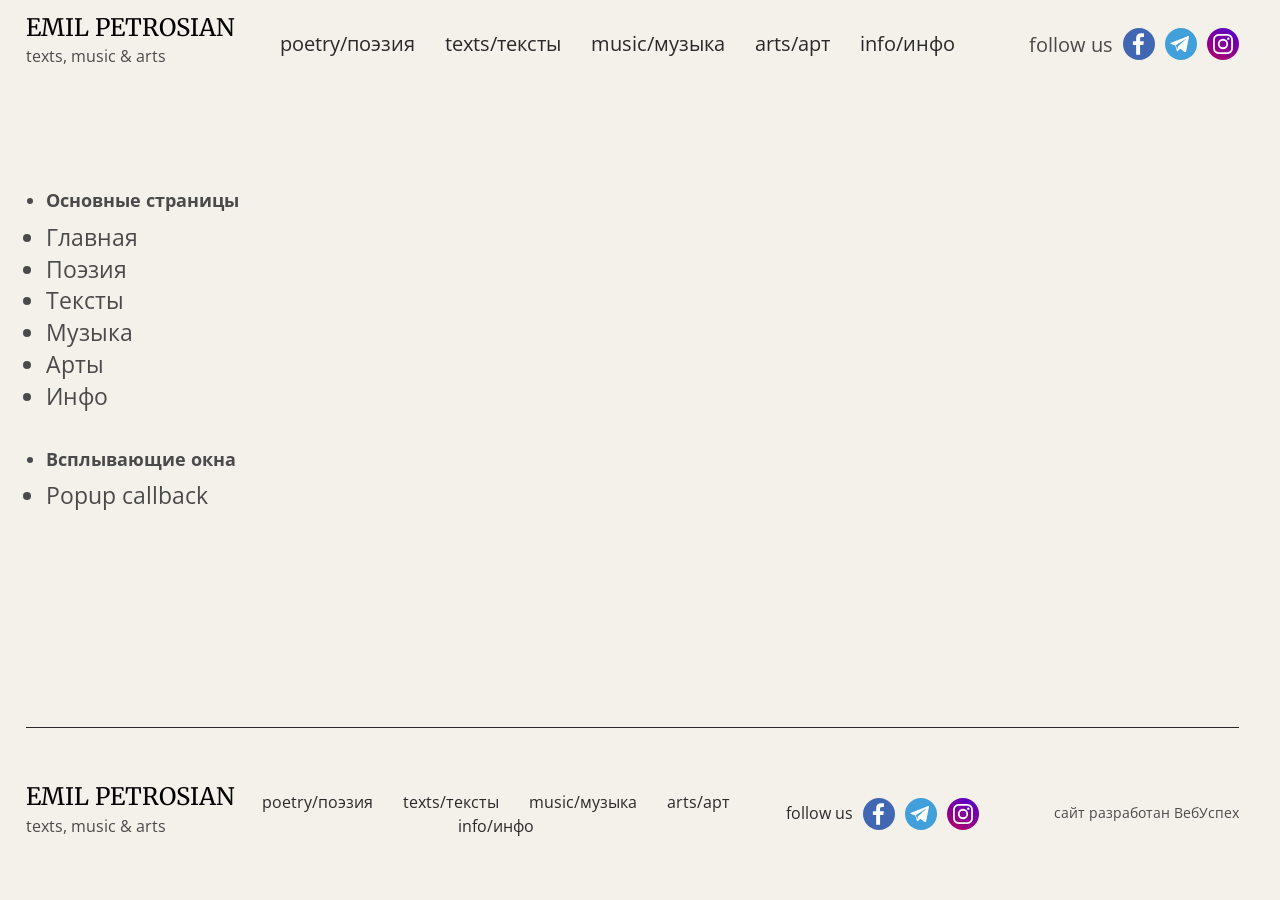
<file: index.html>
<!DOCTYPE html>
<html lang="ru">
    <head>
        <title>Главная</title>
        <meta http-equiv="X-UA-Compatible" content="IE=edge" />
        <meta charset="utf-8" />
        <meta name="keywords" content="" />
        <meta name="description" content="" />
        <meta name="author" content="" />
        <meta name="viewport" content="width=device-width, initial-scale=1.0" />
        <link rel="stylesheet" href="./css/reset.css" />
        <link rel="stylesheet" href="./css/fancybox.css" />
        <link rel="stylesheet" href="./css/swiper-bundle.min.css" />

        <script src="./js/swiper-bundle.min.js" defer></script>
        <script src="./js/inputmask.min.js" defer></script>
        <script src="./js/fancybox.umd.js" defer></script>
        <script src="./js/player.js" defer></script>
        <script src="./js/scripts.js" defer></script>
        <link rel="stylesheet" href="./css/style.css" />
    </head>
    <body>
        <!-- wrap -->
        <div class="wrap">
            <!-- header -->
            <header class="header site-section">
                <div class="inner-wrap">
                    <div class="logo-inner-wrap">
                        <a href="" class="logo">
                            <div class="logo-title">Emil Petrosian</div>
                            <div class="logo-subtitle">texts, music & arts</div>
                        </a>
                    </div>
                    <div class="menu-inner-wrap js-popup-wrap">
                        <a href="" class="btn-popup btn-action-ico ico-menu js-btn-popup-toggle"></a>
                        <div class="menu-content-block js-popup-block">
                            <div class="menu-wrap">
                                <ul class="menu">
                                    <li>
                                        <a href="" class="btn-menu">
                                            <div class="button-title">poetry/поэзия</div>
                                        </a>
                                    </li>
                                    <li>
                                        <a href="" class="btn-menu">
                                            <div class="button-title">texts/тексты</div>
                                        </a>
                                    </li>
                                    <li>
                                        <a href="" class="btn-menu">
                                            <div class="button-title">music/музыка</div>
                                        </a>
                                    </li>
                                    <li>
                                        <a href="" class="btn-menu">
                                            <div class="button-title">arts/арт</div>
                                        </a>
                                    </li>
                                    <li>
                                        <a href="" class="btn-menu">
                                            <div class="button-title">info/инфо</div>
                                        </a>
                                    </li>
                                </ul>
                            </div>
                            <div class="soc-wrap">
                                <div class="soc-title">follow us</div>
                                <div class="soc-buttons">
                                    <a href="" class="btn button-soc">
                                        <div class="button-ico">
                                            <img src="./img/icons/soc-fb.svg" alt="" />
                                        </div>
                                    </a>
                                    <a href="" class="btn button-soc">
                                        <div class="button-ico">
                                            <img src="./img/icons/soc-tg.svg" alt="" />
                                        </div>
                                    </a>
                                    <a href="" class="btn button-soc">
                                        <div class="button-ico">
                                            <img src="./img/icons/soc-inst.svg" alt="" />
                                        </div>
                                    </a>
                                </div>
                            </div>
                        </div>
                    </div>
                </div>
            </header>
            <!-- /header -->
            <!-- page -->
            <div class="page-full">
                <br />
                <br />
                <br />
                <br />
                <br />
                <style>
                    .ul-menu {
                        font-size: 1.5em;
                        line-height: 1.15;
                    }
                    .ul-menu li {
                        padding-left: 0;
                        margin: 0;
                    }
                    .ul-menu li a {
                        display: inline-block;
                        padding: 3px 0;
                    }
                    .ul-menu li:before {
                        display: none;
                    }
                    .ul-menu .li-sep {
                        font-size: 0.8em;
                        font-weight: bold;
                        margin-top: 2em;
                        padding-bottom: 0.6em;
                    }
                    .ul-menu .li-sep:first-child {
                        margin-top: 0;
                    }
                </style>
                <ul class="ul-menu">
                    <li class="li-sep">Основные страницы</li>
                    <li><a href="main.html">Главная</a></li>
                    <li><a href="poesion.html">Поэзия</a></li>
                    <li><a href="texts.html">Тексты</a></li>
                    <li><a href="musics.html">Музыка</a></li>
                    <li><a href="arts.html">Арты</a></li>
                    <li><a href="text.html">Инфо</a></li>
                    <li class="li-sep">Всплывающие окна</li>
                    <li><a href="" class="js-popup-open" data-popup="popup-callback">Popup callback</a></li>
                </ul>
                <br />
                <br />
                <br />
                <br />
                <br />
            </div>
            <!-- /page -->

            <!-- footer -->
            <footer class="footer site-section">
                <div class="inner-wrap">
                    <div class="logo-inner-wrap">
                        <a href="" class="logo">
                            <div class="logo-title">Emil Petrosian</div>
                            <div class="logo-subtitle">texts, music & arts</div>
                        </a>
                    </div>
                    <div class="menu-inner-wrap">
                        <div class="menu-content-block">
                            <div class="menu-wrap">
                                <ul class="menu">
                                    <li>
                                        <a href="" class="btn-menu">
                                            <div class="button-title">poetry/поэзия</div>
                                        </a>
                                    </li>
                                    <li>
                                        <a href="" class="btn-menu">
                                            <div class="button-title">texts/тексты</div>
                                        </a>
                                    </li>
                                    <li>
                                        <a href="" class="btn-menu">
                                            <div class="button-title">music/музыка</div>
                                        </a>
                                    </li>
                                    <li>
                                        <a href="" class="btn-menu">
                                            <div class="button-title">arts/арт</div>
                                        </a>
                                    </li>
                                    <li>
                                        <a href="" class="btn-menu">
                                            <div class="button-title">info/инфо</div>
                                        </a>
                                    </li>
                                </ul>
                            </div>
                            <div class="soc-wrap">
                                <div class="soc-title">follow us</div>
                                <div class="soc-buttons">
                                    <a href="" class="btn button-soc">
                                        <div class="button-ico">
                                            <img src="./img/icons/soc-fb.svg" alt="" />
                                        </div>
                                    </a>
                                    <a href="" class="btn button-soc">
                                        <div class="button-ico">
                                            <img src="./img/icons/soc-tg.svg" alt="" />
                                        </div>
                                    </a>
                                    <a href="" class="btn button-soc">
                                        <div class="button-ico">
                                            <img src="./img/icons/soc-inst.svg" alt="" />
                                        </div>
                                    </a>
                                </div>
                            </div>
                        </div>
                    </div>
                    <div class="studio-inner-wrap">
                        <p>
                            сайт разработан
                            <a href="">ВебУспех</a>
                        </p>
                    </div>
                </div>
            </footer>
            <!-- /footer -->
            <a href="#top" class="fix-up-button btn-action-ico ico-arrow" id="up"></a>
        </div>
        <!-- /wrap -->

        <!-- popups (всплывающие окна) -->
        <div class="popup-outer-box" id="popup-callback">
            <div class="popup-box">
                <a href="" class="btn-popup-close btn-action-ico ico-close js-popup-close"></a>
                <div class="popup-title-wrap">
                    <div class="popup-title">
                        вы хотите поделиться своими&nbsp;впечатлениями или&nbsp;мнением о моих работах
                    </div>
                    <p>напишите мне, заполнив форму</p>
                    <div class="popup-soc-wrap">
                        <div class="soc-title">или</div>
                        <div class="soc-buttons">
                            <a href="" class="btn button-soc">
                                <div class="button-ico">
                                    <img src="./img/icons/soc-fb.svg" alt="" />
                                </div>
                            </a>
                            <a href="" class="btn button-soc">
                                <div class="button-ico">
                                    <img src="./img/icons/soc-tg.svg" alt="" />
                                </div>
                            </a>
                            <a href="" class="btn button-soc">
                                <div class="button-ico">
                                    <img src="./img/icons/soc-inst.svg" alt="" />
                                </div>
                            </a>
                        </div>
                    </div>
                </div>
                <div class="popup-content-wrap">
                    <form action="/" class="frm-popup">
                        <div class="frm-row">
                            <div class="frm-field">
                                <div class="frm-field-input">
                                    <input type="text" placeholder="Ваше имя" class="form-input" />
                                </div>
                            </div>
                        </div>
                        <div class="frm-row">
                            <div class="frm-field">
                                <div class="frm-field-input">
                                    <input type="text" placeholder="Email" class="form-input" />
                                </div>
                            </div>
                        </div>
                        <div class="frm-row">
                            <div class="frm-field">
                                <div class="frm-field-input">
                                    <textarea placeholder="Текст сообщения" class="form-input"></textarea>
                                </div>
                            </div>
                        </div>
                        <div class="frm-row-submit">
                            <div class="frm-field field-info">
                                <p>
                                    даю согласие на обработку
                                    <a href="">персональных данных</a>
                                </p>
                            </div>
                            <div class="frm-field field-button">
                                <button type="submit" class="btn button-border">Отправить</button>
                            </div>
                        </div>
                    </form>
                </div>
            </div>
        </div>
        <!--/popup-outer-box-->
    </body>
</html>
</file>
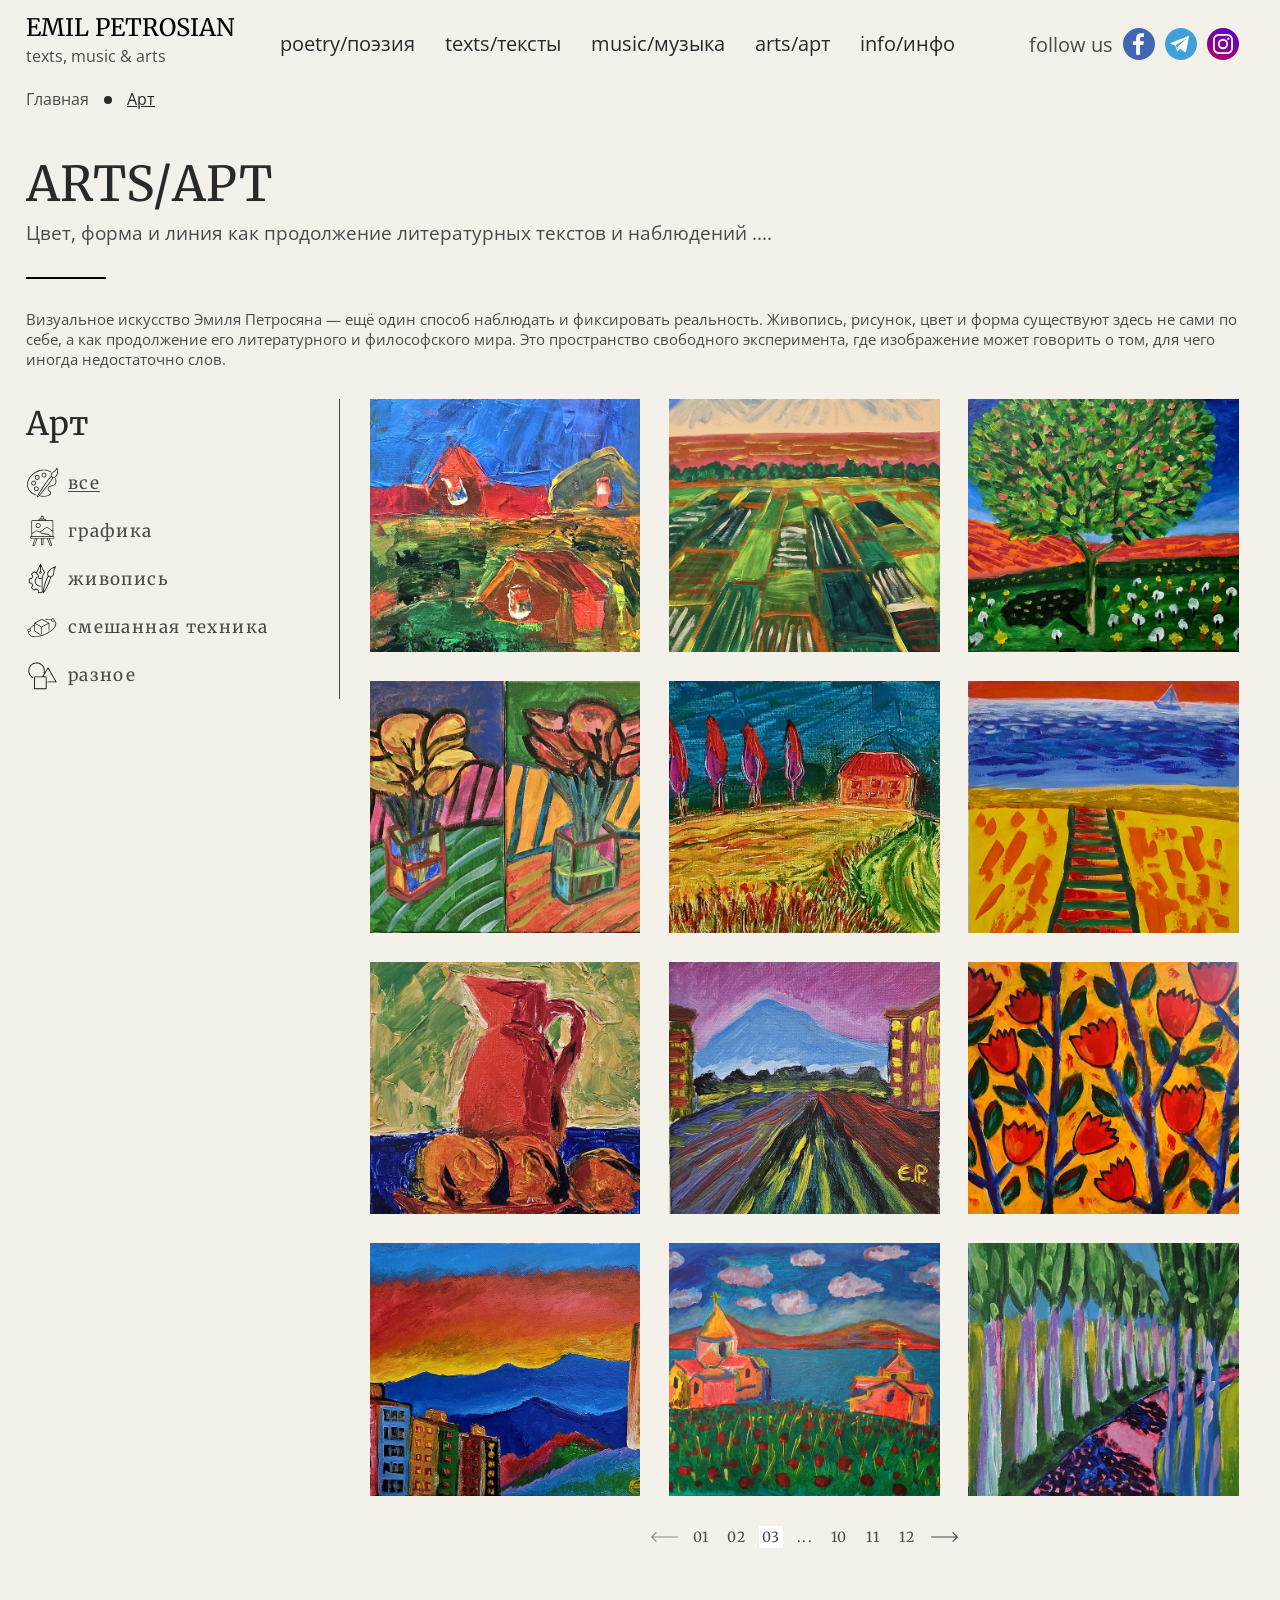
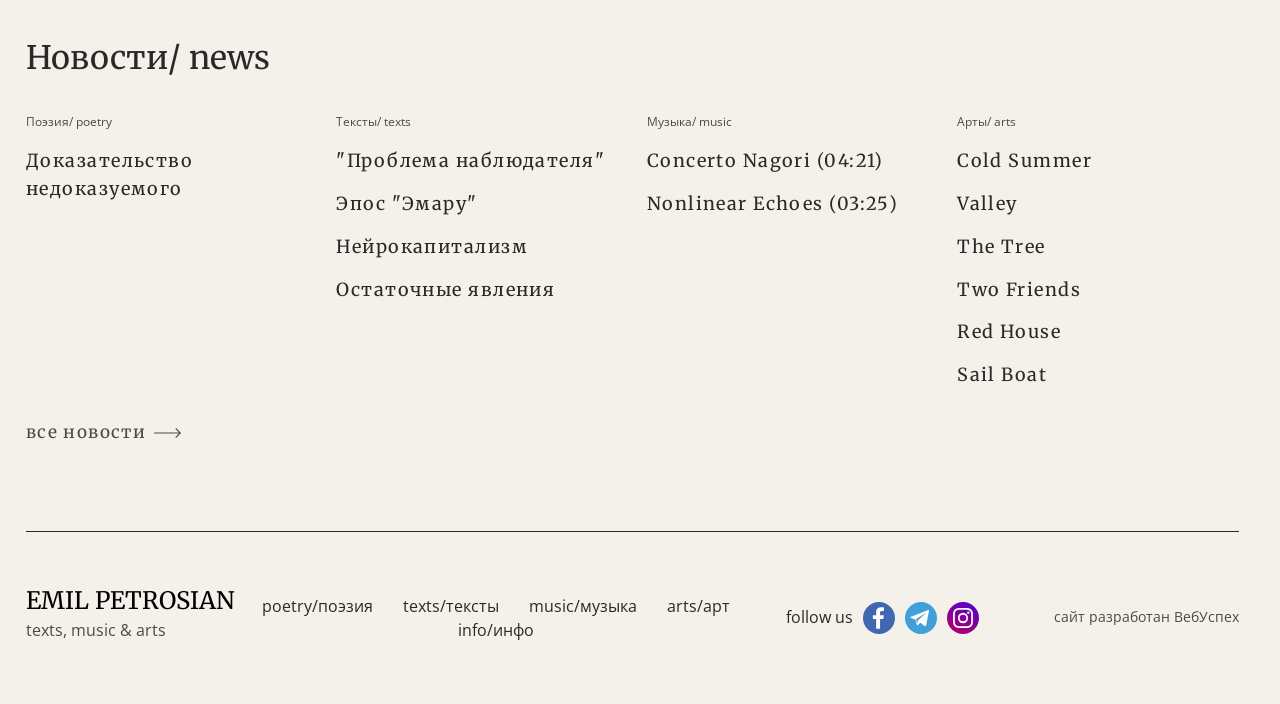
<file: arts.html>
<!DOCTYPE html>
<html lang="ru">
    <head>
        <title>Главная</title>
        <meta http-equiv="X-UA-Compatible" content="IE=edge" />
        <meta charset="utf-8" />
        <meta name="keywords" content="" />
        <meta name="description" content="" />
        <meta name="author" content="" />
        <meta name="viewport" content="width=device-width, initial-scale=1.0" />
        <link rel="stylesheet" href="./css/reset.css" />
        <link rel="stylesheet" href="./css/fancybox.css" />
        <link rel="stylesheet" href="./css/swiper-bundle.min.css" />

        <script src="./js/swiper-bundle.min.js" defer></script>
        <script src="./js/inputmask.min.js" defer></script>
        <script src="./js/fancybox.umd.js" defer></script>
        <script src="./js/player.js" defer></script>
        <script src="./js/scripts.js" defer></script>
        <link rel="stylesheet" href="./css/style.css" />
    </head>
    <body>
        <!-- wrap -->
        <div class="wrap">
            <!-- header -->
            <header class="header site-section">
                <div class="inner-wrap">
                    <div class="logo-inner-wrap">
                        <a href="" class="logo">
                            <div class="logo-title">Emil Petrosian</div>
                            <div class="logo-subtitle">texts, music & arts</div>
                        </a>
                    </div>
                    <div class="menu-inner-wrap js-popup-wrap">
                        <a href="" class="btn-popup btn-action-ico ico-menu js-btn-popup-toggle"></a>
                        <div class="menu-content-block js-popup-block">
                            <div class="menu-wrap">
                                <ul class="menu">
                                    <li>
                                        <a href="" class="btn-menu">
                                            <div class="button-title">poetry/поэзия</div>
                                        </a>
                                    </li>
                                    <li>
                                        <a href="" class="btn-menu">
                                            <div class="button-title">texts/тексты</div>
                                        </a>
                                    </li>
                                    <li>
                                        <a href="" class="btn-menu">
                                            <div class="button-title">music/музыка</div>
                                        </a>
                                    </li>
                                    <li>
                                        <a href="" class="btn-menu">
                                            <div class="button-title">arts/арт</div>
                                        </a>
                                    </li>
                                    <li>
                                        <a href="" class="btn-menu">
                                            <div class="button-title">info/инфо</div>
                                        </a>
                                    </li>
                                </ul>
                            </div>
                            <div class="soc-wrap">
                                <div class="soc-title">follow us</div>
                                <div class="soc-buttons">
                                    <a href="" class="btn button-soc">
                                        <div class="button-ico">
                                            <img src="./img/icons/soc-fb.svg" alt="" />
                                        </div>
                                    </a>
                                    <a href="" class="btn button-soc">
                                        <div class="button-ico">
                                            <img src="./img/icons/soc-tg.svg" alt="" />
                                        </div>
                                    </a>
                                    <a href="" class="btn button-soc">
                                        <div class="button-ico">
                                            <img src="./img/icons/soc-inst.svg" alt="" />
                                        </div>
                                    </a>
                                </div>
                            </div>
                        </div>
                    </div>
                </div>
            </header>
            <!-- /header -->
            <!-- page -->
            <div class="page-full">
                <!--breadcrumbs-box-->
                <div class="breadcrumbs-box">
                    <ol class="menu">
                        <li><a href="">Главная</a></li>
                        <li><a href="">Арт</a></li>
                    </ol>
                </div>
                <!--/breadcrumbs-box-->

                <!--title-box-->
                <div class="title-box">
                    <h1 class="h1-title section-title">arts/арт</h1>
                    <p>Цвет, форма и линия как продолжение литературных текстов и наблюдений ....</p>
                </div>
                <!--/title-box-->

                <!--article-box-->
                <div class="article-box">
                    <p>
                        Визуальное искусство Эмиля Петросяна — ещё один способ наблюдать и фиксировать реальность.
                        Живопись, рисунок, цвет и форма существуют здесь не сами по себе, а как продолжение его
                        литературного и философского мира. Это пространство свободного эксперимента, где изображение
                        может говорить о том, для чего иногда недостаточно слов.
                    </p>
                </div>
                <!--/article-box-->

                <!--content-outer-wrap-->
                <div class="content-outer-wrap">
                    <!--content-wrap-->
                    <div class="content-wrap">
                        <!--tiles-box-->
                        <div class="tiles-box">
                            <div class="items-wrap">
                                <!--item wrap-->
                                <div class="item-wrap js-tab-block" data-tab="tab01 tab-all">
                                    <a
                                        href="./img/gal01.jpg"
                                        class="elm-photo photo-cover item-tile-gallery"
                                        data-fancybox="gal"
                                    >
                                        <img src="./img/gal01.jpg" alt="" />
                                    </a>
                                </div>
                                <!--/item wrap-->
                                <!--item wrap-->
                                <div class="item-wrap js-tab-block" data-tab="tab01 tab-all">
                                    <a
                                        href="./img/gal02.jpg"
                                        class="elm-photo photo-cover item-tile-gallery"
                                        data-fancybox="gal"
                                    >
                                        <img src="./img/gal02.jpg" alt="" />
                                    </a>
                                </div>
                                <!--/item wrap-->
                                <!--item wrap-->
                                <div class="item-wrap js-tab-block" data-tab="tab02 tab-all">
                                    <a
                                        href="./img/gal03.jpg"
                                        class="elm-photo photo-cover item-tile-gallery"
                                        data-fancybox="gal"
                                    >
                                        <img src="./img/gal03.jpg" alt="" />
                                    </a>
                                </div>
                                <!--/item wrap-->
                                <!--item wrap-->
                                <div class="item-wrap js-tab-block" data-tab="tab02 tab-all">
                                    <a
                                        href="./img/gal04.jpg"
                                        class="elm-photo photo-cover item-tile-gallery"
                                        data-fancybox="gal"
                                    >
                                        <img src="./img/gal04.jpg" alt="" />
                                    </a>
                                </div>
                                <!--/item wrap-->
                                <!--item wrap-->
                                <div class="item-wrap js-tab-block" data-tab="tab02 tab-all">
                                    <a
                                        href="./img/gal05.jpg"
                                        class="elm-photo photo-cover item-tile-gallery"
                                        data-fancybox="gal"
                                    >
                                        <img src="./img/gal05.jpg" alt="" />
                                    </a>
                                </div>
                                <!--/item wrap-->
                                <!--item wrap-->
                                <div class="item-wrap js-tab-block" data-tab="tab02 tab-all">
                                    <a
                                        href="./img/gal06.jpg"
                                        class="elm-photo photo-cover item-tile-gallery"
                                        data-fancybox="gal"
                                    >
                                        <img src="./img/gal06.jpg" alt="" />
                                    </a>
                                </div>
                                <!--/item wrap-->
                                <!--item wrap-->
                                <div class="item-wrap js-tab-block" data-tab="tab03 tab-all">
                                    <a
                                        href="./img/gal07.jpg"
                                        class="elm-photo photo-cover item-tile-gallery"
                                        data-fancybox="gal"
                                    >
                                        <img src="./img/art01.jpg" alt="" />
                                    </a>
                                </div>
                                <!--/item wrap-->
                                <!--item wrap-->
                                <div class="item-wrap js-tab-block" data-tab="tab03 tab-all">
                                    <a
                                        href="./img/gal08.jpg"
                                        class="elm-photo photo-cover item-tile-gallery"
                                        data-fancybox="gal"
                                    >
                                        <img src="./img/art02.jpg" alt="" />
                                    </a>
                                </div>
                                <!--/item wrap-->
                                <!--item wrap-->
                                <div class="item-wrap js-tab-block" data-tab="tab04 tab-all">
                                    <a
                                        href="./img/gal09.jpg"
                                        class="elm-photo photo-cover item-tile-gallery"
                                        data-fancybox="gal"
                                    >
                                        <img src="./img/art03.jpg" alt="" />
                                    </a>
                                </div>
                                <!--/item wrap-->
                                <!--item wrap-->
                                <div class="item-wrap js-tab-block" data-tab="tab04 tab-all">
                                    <a
                                        href="./img/gal10.jpg"
                                        class="elm-photo photo-cover item-tile-gallery"
                                        data-fancybox="gal"
                                    >
                                        <img src="./img/gal10.jpg" alt="" />
                                    </a>
                                </div>
                                <!--/item wrap-->
                                <!--item wrap-->
                                <div class="item-wrap js-tab-block" data-tab="tab04 tab-all">
                                    <a
                                        href="./img/gal11.jpg"
                                        class="elm-photo photo-cover item-tile-gallery"
                                        data-fancybox="gal"
                                    >
                                        <img src="./img/gal11.jpg" alt="" />
                                    </a>
                                </div>
                                <!--/item wrap-->
                                <!--item wrap-->
                                <div class="item-wrap js-tab-block" data-tab="tab04 tab-all">
                                    <a
                                        href="./img/gal12.jpg"
                                        class="elm-photo photo-cover item-tile-gallery"
                                        data-fancybox="gal"
                                    >
                                        <img src="./img/gal12.jpg" alt="" />
                                    </a>
                                </div>
                                <!--/item wrap-->
                            </div>
                            <!--pagenav-box-->
                            <div class="pagenav-box">
                                <a
                                    href=""
                                    class="btn-action-ico ico-arrow ico-arrow-prev button-nav button-disabled"
                                ></a>
                                <div class="pages-wrap">
                                    <a href="" class="btn-page">01</a>
                                    <a href="" class="btn-page">02</a>
                                    <a href="" class="btn-page active">03</a>
                                    <a href="" class="btn-page">...</a>
                                    <a href="" class="btn-page">10</a>
                                    <a href="" class="btn-page">11</a>
                                    <a href="" class="btn-page">12</a>
                                </div>
                                <a href="" class="btn-action-ico ico-arrow ico-arrow-next button-nav"></a>
                            </div>
                            <!--/pagenav-box-->
                        </div>
                        <!--/tiles-box-->
                    </div>
                    <!--/content-wrap-->

                    <!--side-wrap-->
                    <div class="side-wrap">
                        <!--side-menu-box-->
                        <div class="side-menu-box">
                            <h2 class="section-title h3-title">Арт</h2>
                            <div class="slider-inner-wrap slider-tiles js-tabs-nav">
                                <div class="slider-wrap swiper">
                                    <div class="slider swiper-wrapper">
                                        <!--sl-wrap-->
                                        <div class="sl-wrap swiper-slide">
                                            <a href="" class="btn button-link active" data-tab="tab-all">
                                                <div class="button-ico">
                                                    <img src="./img/icons/cat-all-arts.svg" alt="" />
                                                </div>
                                                <div class="button-title">все</div>
                                            </a>
                                        </div>
                                        <!--/sl-wrap-->
                                        <!--sl-wrap-->
                                        <div class="sl-wrap swiper-slide">
                                            <a href="" class="btn button-link" data-tab="tab01">
                                                <div class="button-ico">
                                                    <img src="./img/icons/cat14.svg" alt="" />
                                                </div>
                                                <div class="button-title">графика</div>
                                            </a>
                                        </div>
                                        <!--/sl-wrap-->
                                        <!--sl-wrap-->
                                        <div class="sl-wrap swiper-slide">
                                            <a href="" class="btn button-link" data-tab="tab02">
                                                <div class="button-ico">
                                                    <img src="./img/icons/cat15.svg" alt="" />
                                                </div>
                                                <div class="button-title">живопись</div>
                                            </a>
                                        </div>
                                        <!--/sl-wrap-->
                                        <!--sl-wrap-->
                                        <div class="sl-wrap swiper-slide">
                                            <a href="" class="btn button-link" data-tab="tab03">
                                                <div class="button-ico">
                                                    <img src="./img/icons/cat16.svg" alt="" />
                                                </div>
                                                <div class="button-title">смешанная техника</div>
                                            </a>
                                        </div>
                                        <!--/sl-wrap-->
                                        <!--sl-wrap-->
                                        <div class="sl-wrap swiper-slide">
                                            <a href="" class="btn button-link" data-tab="tab04">
                                                <div class="button-ico">
                                                    <img src="./img/icons/cat17.svg" alt="" />
                                                </div>
                                                <div class="button-title">разное</div>
                                            </a>
                                        </div>
                                        <!--/sl-wrap-->
                                    </div>
                                </div>
                                <div
                                    class="btn-action-ico ico-arrow ico-arrow-prev button-slider button-slider-prev button-slider-tiles-prev"
                                ></div>
                                <div
                                    class="btn-action-ico ico-arrow ico-arrow-next button-slider button-slider-next button-slider-tiles-next"
                                ></div>
                            </div>
                        </div>
                        <!--/side-menu-box-->
                    </div>
                    <!--/side-wrap-->
                </div>
                <!--/content-outer-wrap-->

                <!--title-box-->
                <div class="title-box">
                    <h2 class="h3-title section-title">Новости/ news</h2>
                </div>
                <!--/title-box-->

                <!--tiles-box-->
                <div class="tiles-box">
                    <div class="slider-inner-wrap slider-tiles" data-height="auto">
                        <div class="slider-wrap swiper">
                            <div class="slider swiper-wrapper">
                                <!--sl-wrap-->
                                <div class="sl-wrap swiper-slide">
                                    <div class="item-tile-news-list">
                                        <div class="tile-subtitle"><a href="">Поэзия/ poetry</a></div>
                                        <ul class="menu">
                                            <li><a href="">Доказательство недоказуемого</a></li>
                                        </ul>
                                    </div>
                                </div>
                                <!--/sl-wrap-->
                                <!--sl-wrap-->
                                <div class="sl-wrap swiper-slide">
                                    <div class="item-tile-news-list">
                                        <div class="tile-subtitle"><a href="">Тексты/ texts</a></div>
                                        <ul class="menu">
                                            <li><a href="">"Проблема наблюдателя"</a></li>
                                            <li><a href="">Эпос "Эмару"</a></li>
                                            <li><a href="">Нейрокапитализм</a></li>
                                            <li><a href="">Остаточные явления</a></li>
                                        </ul>
                                    </div>
                                </div>
                                <!--/sl-wrap-->
                                <!--sl-wrap-->
                                <div class="sl-wrap swiper-slide">
                                    <div class="item-tile-news-list">
                                        <div class="tile-subtitle"><a href="">Музыка/ music</a></div>
                                        <ul class="menu">
                                            <li><a href="">Concerto Nagori (04:21)</a></li>
                                            <li><a href="">Nonlinear Echoes (03:25)</a></li>
                                        </ul>
                                    </div>
                                </div>
                                <!--/sl-wrap-->
                                <!--sl-wrap-->
                                <div class="sl-wrap swiper-slide">
                                    <div class="item-tile-news-list">
                                        <div class="tile-subtitle"><a href="">Арты/ аrts</a></div>
                                        <ul class="menu">
                                            <li><a href="">Cold Summer</a></li>
                                            <li><a href="">Valley</a></li>
                                            <li><a href="">The Tree</a></li>
                                            <li><a href="">Two Friends</a></li>
                                            <li><a href="">Red House</a></li>
                                            <li><a href="">Sail Boat</a></li>
                                        </ul>
                                    </div>
                                </div>
                                <!--/sl-wrap-->
                            </div>
                        </div>
                        <div class="slider-pagination slider-tiles-pagination type-lines"></div>
                    </div>
                    <div class="more-inner-wrap">
                        <a href="" class="btn button-arrow button-link">
                            <div class="button-title">все новости</div>
                        </a>
                    </div>
                </div>
                <!--/tiles-box-->
            </div>
            <!-- /page -->

            <!-- footer -->
            <footer class="footer site-section">
                <div class="inner-wrap">
                    <div class="logo-inner-wrap">
                        <a href="" class="logo">
                            <div class="logo-title">Emil Petrosian</div>
                            <div class="logo-subtitle">texts, music & arts</div>
                        </a>
                    </div>
                    <div class="menu-inner-wrap">
                        <div class="menu-content-block">
                            <div class="menu-wrap">
                                <ul class="menu">
                                    <li>
                                        <a href="" class="btn-menu">
                                            <div class="button-title">poetry/поэзия</div>
                                        </a>
                                    </li>
                                    <li>
                                        <a href="" class="btn-menu">
                                            <div class="button-title">texts/тексты</div>
                                        </a>
                                    </li>
                                    <li>
                                        <a href="" class="btn-menu">
                                            <div class="button-title">music/музыка</div>
                                        </a>
                                    </li>
                                    <li>
                                        <a href="" class="btn-menu">
                                            <div class="button-title">arts/арт</div>
                                        </a>
                                    </li>
                                    <li>
                                        <a href="" class="btn-menu">
                                            <div class="button-title">info/инфо</div>
                                        </a>
                                    </li>
                                </ul>
                            </div>
                            <div class="soc-wrap">
                                <div class="soc-title">follow us</div>
                                <div class="soc-buttons">
                                    <a href="" class="btn button-soc">
                                        <div class="button-ico">
                                            <img src="./img/icons/soc-fb.svg" alt="" />
                                        </div>
                                    </a>
                                    <a href="" class="btn button-soc">
                                        <div class="button-ico">
                                            <img src="./img/icons/soc-tg.svg" alt="" />
                                        </div>
                                    </a>
                                    <a href="" class="btn button-soc">
                                        <div class="button-ico">
                                            <img src="./img/icons/soc-inst.svg" alt="" />
                                        </div>
                                    </a>
                                </div>
                            </div>
                        </div>
                    </div>
                    <div class="studio-inner-wrap">
                        <p>
                            сайт разработан
                            <a href="">ВебУспех</a>
                        </p>
                    </div>
                </div>
            </footer>
            <!-- /footer -->
            <a href="#top" class="fix-up-button btn-action-ico ico-arrow" id="up"></a>
        </div>
        <!-- /wrap -->

        <!-- popups (всплывающие окна) -->
        <div class="popup-outer-box" id="popup-callback">
            <div class="popup-box">
                <a href="" class="btn-popup-close btn-action-ico ico-close js-popup-close"></a>
                <div class="popup-title-wrap">
                    <div class="popup-title">
                        вы хотите поделиться своими&nbsp;впечатлениями или&nbsp;мнением о моих работах
                    </div>
                    <p>напишите мне, заполнив форму</p>
                    <div class="popup-soc-wrap">
                        <div class="soc-title">или</div>
                        <div class="soc-buttons">
                            <a href="" class="btn button-soc">
                                <div class="button-ico">
                                    <img src="./img/icons/soc-fb.svg" alt="" />
                                </div>
                            </a>
                            <a href="" class="btn button-soc">
                                <div class="button-ico">
                                    <img src="./img/icons/soc-tg.svg" alt="" />
                                </div>
                            </a>
                            <a href="" class="btn button-soc">
                                <div class="button-ico">
                                    <img src="./img/icons/soc-inst.svg" alt="" />
                                </div>
                            </a>
                        </div>
                    </div>
                </div>
                <div class="popup-content-wrap">
                    <form action="/" class="frm-popup">
                        <div class="frm-row">
                            <div class="frm-field">
                                <div class="frm-field-input">
                                    <input type="text" placeholder="Ваше имя" class="form-input" />
                                </div>
                            </div>
                        </div>
                        <div class="frm-row">
                            <div class="frm-field">
                                <div class="frm-field-input">
                                    <input type="text" placeholder="Email" class="form-input" />
                                </div>
                            </div>
                        </div>
                        <div class="frm-row">
                            <div class="frm-field">
                                <div class="frm-field-input">
                                    <textarea placeholder="Текст сообщения" class="form-input"></textarea>
                                </div>
                            </div>
                        </div>
                        <div class="frm-row-submit">
                            <div class="frm-field field-info">
                                <p>
                                    даю согласие на обработку
                                    <a href="">персональных данных</a>
                                </p>
                            </div>
                            <div class="frm-field field-button">
                                <button type="submit" class="btn button-border">Отправить</button>
                            </div>
                        </div>
                    </form>
                </div>
            </div>
        </div>
        <!--/popup-outer-box-->
    </body>
</html>
</file>
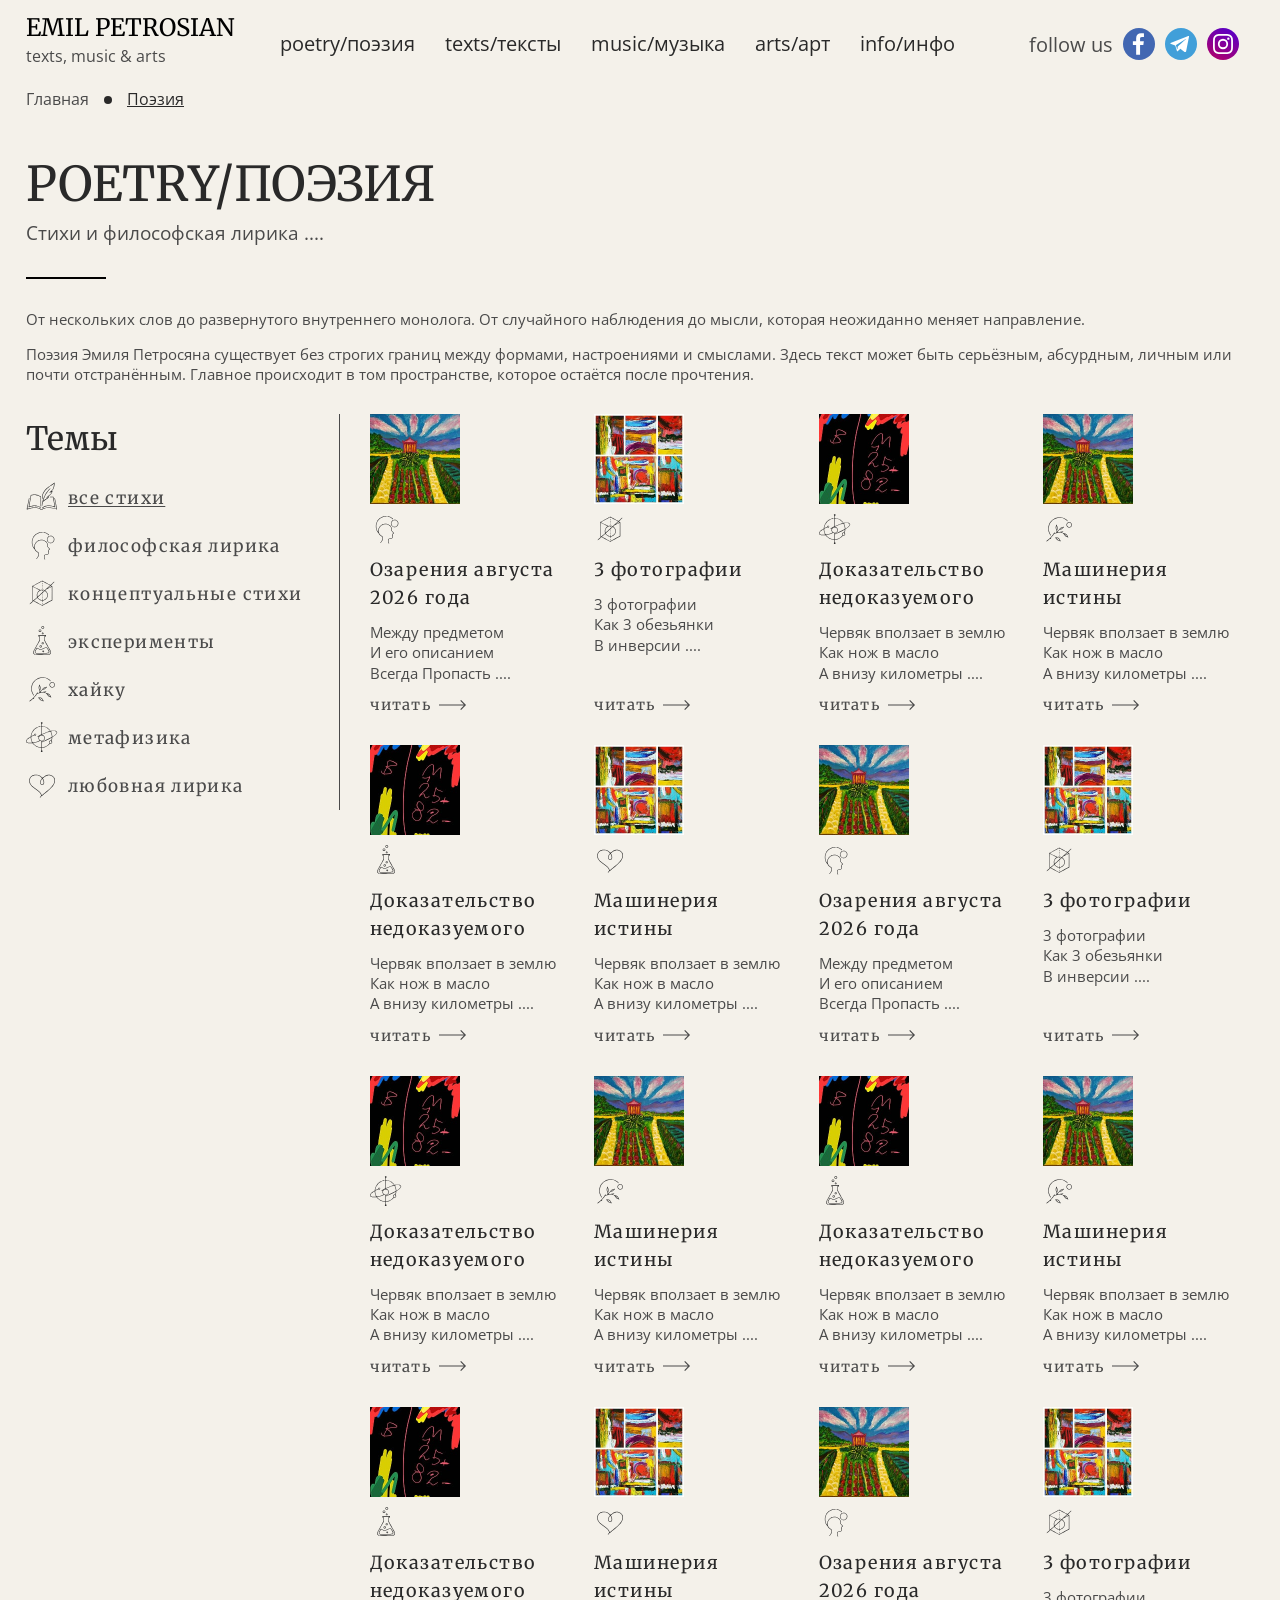
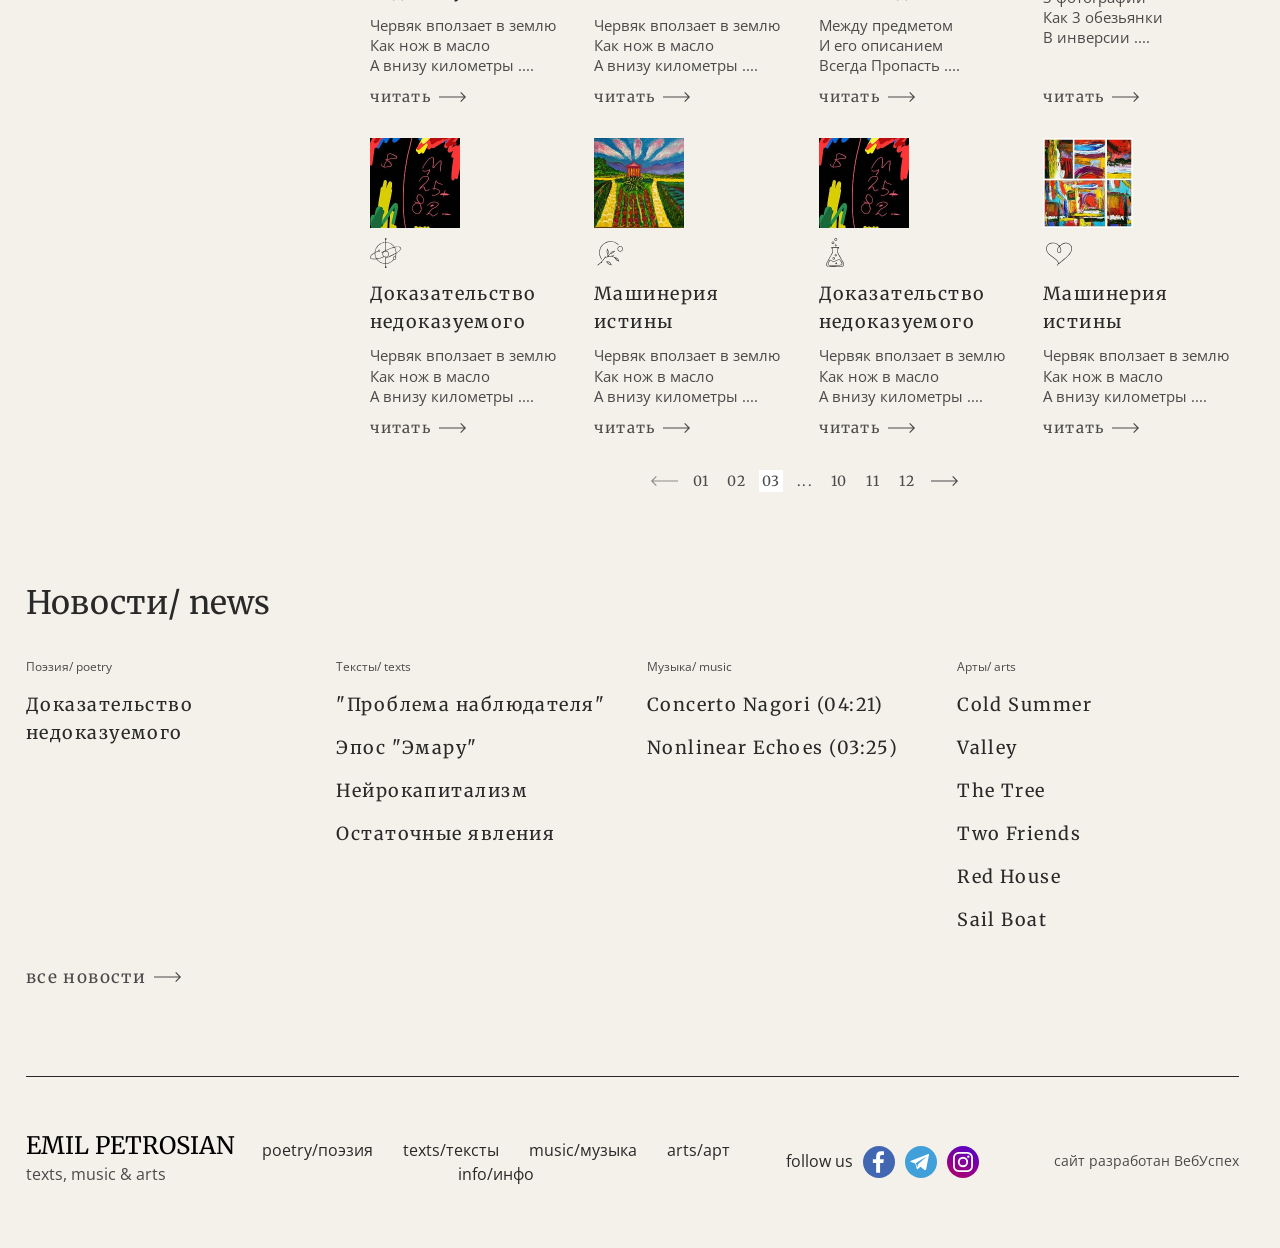
<file: poesion.html>
<!DOCTYPE html>
<html lang="ru">
    <head>
        <title>Главная</title>
        <meta http-equiv="X-UA-Compatible" content="IE=edge" />
        <meta charset="utf-8" />
        <meta name="keywords" content="" />
        <meta name="description" content="" />
        <meta name="author" content="" />
        <meta name="viewport" content="width=device-width, initial-scale=1.0" />
        <link rel="stylesheet" href="./css/reset.css" />
        <link rel="stylesheet" href="./css/fancybox.css" />
        <link rel="stylesheet" href="./css/swiper-bundle.min.css" />

        <script src="./js/swiper-bundle.min.js" defer></script>
        <script src="./js/inputmask.min.js" defer></script>
        <script src="./js/fancybox.umd.js" defer></script>
        <script src="./js/player.js" defer></script>
        <script src="./js/scripts.js" defer></script>
        <link rel="stylesheet" href="./css/style.css" />
    </head>
    <body>
        <!-- wrap -->
        <div class="wrap">
            <!-- header -->
            <header class="header site-section">
                <div class="inner-wrap">
                    <div class="logo-inner-wrap">
                        <a href="" class="logo">
                            <div class="logo-title">Emil Petrosian</div>
                            <div class="logo-subtitle">texts, music & arts</div>
                        </a>
                    </div>
                    <div class="menu-inner-wrap js-popup-wrap">
                        <a href="" class="btn-popup btn-action-ico ico-menu js-btn-popup-toggle"></a>
                        <div class="menu-content-block js-popup-block">
                            <div class="menu-wrap">
                                <ul class="menu">
                                    <li>
                                        <a href="" class="btn-menu">
                                            <div class="button-title">poetry/поэзия</div>
                                        </a>
                                    </li>
                                    <li>
                                        <a href="" class="btn-menu">
                                            <div class="button-title">texts/тексты</div>
                                        </a>
                                    </li>
                                    <li>
                                        <a href="" class="btn-menu">
                                            <div class="button-title">music/музыка</div>
                                        </a>
                                    </li>
                                    <li>
                                        <a href="" class="btn-menu">
                                            <div class="button-title">arts/арт</div>
                                        </a>
                                    </li>
                                    <li>
                                        <a href="" class="btn-menu">
                                            <div class="button-title">info/инфо</div>
                                        </a>
                                    </li>
                                </ul>
                            </div>
                            <div class="soc-wrap">
                                <div class="soc-title">follow us</div>
                                <div class="soc-buttons">
                                    <a href="" class="btn button-soc">
                                        <div class="button-ico">
                                            <img src="./img/icons/soc-fb.svg" alt="" />
                                        </div>
                                    </a>
                                    <a href="" class="btn button-soc">
                                        <div class="button-ico">
                                            <img src="./img/icons/soc-tg.svg" alt="" />
                                        </div>
                                    </a>
                                    <a href="" class="btn button-soc">
                                        <div class="button-ico">
                                            <img src="./img/icons/soc-inst.svg" alt="" />
                                        </div>
                                    </a>
                                </div>
                            </div>
                        </div>
                    </div>
                </div>
            </header>
            <!-- /header -->
            <!-- page -->
            <div class="page-full">
                <!--breadcrumbs-box-->
                <div class="breadcrumbs-box">
                    <ol class="menu">
                        <li><a href="">Главная</a></li>
                        <li><a href="">Поэзия</a></li>
                    </ol>
                </div>
                <!--/breadcrumbs-box-->

                <!--title-box-->
                <div class="title-box">
                    <h1 class="h1-title section-title">poetry/поэзия</h1>
                    <p>Стихи и философская лирика ....</p>
                </div>
                <!--/title-box-->

                <!--article-box-->
                <div class="article-box">
                    <p>
                        От нескольких слов до развернутого внутреннего монолога. От случайного наблюдения до мысли,
                        которая неожиданно меняет направление.
                    </p>
                    <p>
                        Поэзия Эмиля Петросяна существует без строгих границ между формами, настроениями и смыслами.
                        Здесь текст может быть серьёзным, абсурдным, личным или почти отстранённым. Главное происходит в
                        том пространстве, которое остаётся после прочтения.
                    </p>
                </div>
                <!--/article-box-->

                <!--content-outer-wrap-->
                <div class="content-outer-wrap">
                    <!--content-wrap-->
                    <div class="content-wrap">
                        <!--tiles-box-->
                        <div class="tiles-box">
                            <div class="items-wrap">
                                <!--item wrap-->
                                <div class="item-wrap js-tab-block" data-tab="tab01 tab-all">
                                    <a href="" class="item-tile-main">
                                        <div class="tile-photo-wrap">
                                            <div class="elm-photo photo-cover">
                                                <img src="./img/01.jpg" alt="" />
                                            </div>
                                            <div class="elm-ico">
                                                <img src="./img/icons/cat01.svg" alt="" />
                                            </div>
                                        </div>
                                        <div class="tile-info-wrap">
                                            <div class="tile-title h4-title">Озарения августа 2026 года</div>
                                            <div class="tile-info">
                                                Между предметом
                                                <br />
                                                И его описанием
                                                <br />
                                                Всегда Пропасть ....
                                            </div>
                                        </div>
                                        <div class="tile-actions-wrap">
                                            <div class="btn button-link button-arrow">
                                                <div class="button-title">читать</div>
                                            </div>
                                        </div>
                                    </a>
                                </div>
                                <!--/item wrap-->
                                <!--item wrap-->
                                <div class="item-wrap js-tab-block" data-tab="tab02 tab-all">
                                    <a href="" class="item-tile-main">
                                        <div class="tile-photo-wrap">
                                            <div class="elm-photo photo-cover">
                                                <img src="./img/02.jpg" alt="" />
                                            </div>
                                            <div class="elm-ico">
                                                <img src="./img/icons/cat02.svg" alt="" />
                                            </div>
                                        </div>
                                        <div class="tile-info-wrap">
                                            <div class="tile-title h4-title">3 фотографии</div>
                                            <div class="tile-info">
                                                3 фотографии
                                                <br />
                                                Как 3 обезьянки
                                                <br />
                                                В инверсии ....
                                            </div>
                                        </div>
                                        <div class="tile-actions-wrap">
                                            <div class="btn button-link button-arrow">
                                                <div class="button-title">читать</div>
                                            </div>
                                        </div>
                                    </a>
                                </div>
                                <!--/item wrap-->
                                <!--item wrap-->
                                <div class="item-wrap js-tab-block" data-tab="tab05 tab-all">
                                    <a href="" class="item-tile-main">
                                        <div class="tile-photo-wrap">
                                            <div class="elm-photo photo-cover">
                                                <img src="./img/03.jpg" alt="" />
                                            </div>
                                            <div class="elm-ico">
                                                <img src="./img/icons/cat05.svg" alt="" />
                                            </div>
                                        </div>
                                        <div class="tile-info-wrap">
                                            <div class="tile-title h4-title">Доказательство недоказуемого</div>
                                            <div class="tile-info">
                                                Червяк вползает в землю
                                                <br />
                                                Как нож в масло
                                                <br />
                                                А внизу километры ....
                                            </div>
                                        </div>
                                        <div class="tile-actions-wrap">
                                            <div class="btn button-link button-arrow">
                                                <div class="button-title">читать</div>
                                            </div>
                                        </div>
                                    </a>
                                </div>
                                <!--/item wrap-->
                                <!--item wrap-->
                                <div class="item-wrap js-tab-block" data-tab="tab04 tab-all">
                                    <a href="" class="item-tile-main">
                                        <div class="tile-photo-wrap">
                                            <div class="elm-photo photo-cover">
                                                <img src="./img/01.jpg" alt="" />
                                            </div>
                                            <div class="elm-ico">
                                                <img src="./img/icons/cat04.svg" alt="" />
                                            </div>
                                        </div>
                                        <div class="tile-info-wrap">
                                            <div class="tile-title h4-title">Машинерия истины</div>
                                            <div class="tile-info">
                                                Червяк вползает в землю
                                                <br />
                                                Как нож в масло
                                                <br />
                                                А внизу километры ....
                                            </div>
                                        </div>
                                        <div class="tile-actions-wrap">
                                            <div class="btn button-link button-arrow">
                                                <div class="button-title">читать</div>
                                            </div>
                                        </div>
                                    </a>
                                </div>
                                <!--/item wrap-->
                                <!--item wrap-->
                                <div class="item-wrap js-tab-block" data-tab="tab03 tab-all">
                                    <a href="" class="item-tile-main">
                                        <div class="tile-photo-wrap">
                                            <div class="elm-photo photo-cover">
                                                <img src="./img/03.jpg" alt="" />
                                            </div>
                                            <div class="elm-ico">
                                                <img src="./img/icons/cat03.svg" alt="" />
                                            </div>
                                        </div>
                                        <div class="tile-info-wrap">
                                            <div class="tile-title h4-title">Доказательство недоказуемого</div>
                                            <div class="tile-info">
                                                Червяк вползает в землю
                                                <br />
                                                Как нож в масло
                                                <br />
                                                А внизу километры ....
                                            </div>
                                        </div>
                                        <div class="tile-actions-wrap">
                                            <div class="btn button-link button-arrow">
                                                <div class="button-title">читать</div>
                                            </div>
                                        </div>
                                    </a>
                                </div>
                                <!--/item wrap-->
                                <!--item wrap-->
                                <div class="item-wrap js-tab-block" data-tab="tab06 tab-all">
                                    <a href="" class="item-tile-main">
                                        <div class="tile-photo-wrap">
                                            <div class="elm-photo photo-cover">
                                                <img src="./img/02.jpg" alt="" />
                                            </div>
                                            <div class="elm-ico">
                                                <img src="./img/icons/cat06.svg" alt="" />
                                            </div>
                                        </div>
                                        <div class="tile-info-wrap">
                                            <div class="tile-title h4-title">Машинерия истины</div>
                                            <div class="tile-info">
                                                Червяк вползает в землю
                                                <br />
                                                Как нож в масло
                                                <br />
                                                А внизу километры ....
                                            </div>
                                        </div>
                                        <div class="tile-actions-wrap">
                                            <div class="btn button-link button-arrow">
                                                <div class="button-title">читать</div>
                                            </div>
                                        </div>
                                    </a>
                                </div>
                                <!--/item wrap-->
                                <!--item wrap-->
                                <div class="item-wrap js-tab-block" data-tab="tab01 tab-all">
                                    <a href="" class="item-tile-main">
                                        <div class="tile-photo-wrap">
                                            <div class="elm-photo photo-cover">
                                                <img src="./img/01.jpg" alt="" />
                                            </div>
                                            <div class="elm-ico">
                                                <img src="./img/icons/cat01.svg" alt="" />
                                            </div>
                                        </div>
                                        <div class="tile-info-wrap">
                                            <div class="tile-title h4-title">Озарения августа 2026 года</div>
                                            <div class="tile-info">
                                                Между предметом
                                                <br />
                                                И его описанием
                                                <br />
                                                Всегда Пропасть ....
                                            </div>
                                        </div>
                                        <div class="tile-actions-wrap">
                                            <div class="btn button-link button-arrow">
                                                <div class="button-title">читать</div>
                                            </div>
                                        </div>
                                    </a>
                                </div>
                                <!--/item wrap-->
                                <!--item wrap-->
                                <div class="item-wrap js-tab-block" data-tab="tab02 tab-all">
                                    <a href="" class="item-tile-main">
                                        <div class="tile-photo-wrap">
                                            <div class="elm-photo photo-cover">
                                                <img src="./img/02.jpg" alt="" />
                                            </div>
                                            <div class="elm-ico">
                                                <img src="./img/icons/cat02.svg" alt="" />
                                            </div>
                                        </div>
                                        <div class="tile-info-wrap">
                                            <div class="tile-title h4-title">3 фотографии</div>
                                            <div class="tile-info">
                                                3 фотографии
                                                <br />
                                                Как 3 обезьянки
                                                <br />
                                                В инверсии ....
                                            </div>
                                        </div>
                                        <div class="tile-actions-wrap">
                                            <div class="btn button-link button-arrow">
                                                <div class="button-title">читать</div>
                                            </div>
                                        </div>
                                    </a>
                                </div>
                                <!--/item wrap-->
                                <!--item wrap-->
                                <div class="item-wrap js-tab-block" data-tab="tab05 tab-all">
                                    <a href="" class="item-tile-main">
                                        <div class="tile-photo-wrap">
                                            <div class="elm-photo photo-cover">
                                                <img src="./img/03.jpg" alt="" />
                                            </div>
                                            <div class="elm-ico">
                                                <img src="./img/icons/cat05.svg" alt="" />
                                            </div>
                                        </div>
                                        <div class="tile-info-wrap">
                                            <div class="tile-title h4-title">Доказательство недоказуемого</div>
                                            <div class="tile-info">
                                                Червяк вползает в землю
                                                <br />
                                                Как нож в масло
                                                <br />
                                                А внизу километры ....
                                            </div>
                                        </div>
                                        <div class="tile-actions-wrap">
                                            <div class="btn button-link button-arrow">
                                                <div class="button-title">читать</div>
                                            </div>
                                        </div>
                                    </a>
                                </div>
                                <!--/item wrap-->
                                <!--item wrap-->
                                <div class="item-wrap js-tab-block" data-tab="tab04 tab-all">
                                    <a href="" class="item-tile-main">
                                        <div class="tile-photo-wrap">
                                            <div class="elm-photo photo-cover">
                                                <img src="./img/01.jpg" alt="" />
                                            </div>
                                            <div class="elm-ico">
                                                <img src="./img/icons/cat04.svg" alt="" />
                                            </div>
                                        </div>
                                        <div class="tile-info-wrap">
                                            <div class="tile-title h4-title">Машинерия истины</div>
                                            <div class="tile-info">
                                                Червяк вползает в землю
                                                <br />
                                                Как нож в масло
                                                <br />
                                                А внизу километры ....
                                            </div>
                                        </div>
                                        <div class="tile-actions-wrap">
                                            <div class="btn button-link button-arrow">
                                                <div class="button-title">читать</div>
                                            </div>
                                        </div>
                                    </a>
                                </div>
                                <!--/item wrap-->
                                <!--item wrap-->
                                <div class="item-wrap js-tab-block" data-tab="tab03 tab-all">
                                    <a href="" class="item-tile-main">
                                        <div class="tile-photo-wrap">
                                            <div class="elm-photo photo-cover">
                                                <img src="./img/03.jpg" alt="" />
                                            </div>
                                            <div class="elm-ico">
                                                <img src="./img/icons/cat03.svg" alt="" />
                                            </div>
                                        </div>
                                        <div class="tile-info-wrap">
                                            <div class="tile-title h4-title">Доказательство недоказуемого</div>
                                            <div class="tile-info">
                                                Червяк вползает в землю
                                                <br />
                                                Как нож в масло
                                                <br />
                                                А внизу километры ....
                                            </div>
                                        </div>
                                        <div class="tile-actions-wrap">
                                            <div class="btn button-link button-arrow">
                                                <div class="button-title">читать</div>
                                            </div>
                                        </div>
                                    </a>
                                </div>
                                <!--/item wrap-->
                                <!--item wrap-->
                                <div class="item-wrap js-tab-block" data-tab="tab04 tab-all">
                                    <a href="" class="item-tile-main">
                                        <div class="tile-photo-wrap">
                                            <div class="elm-photo photo-cover">
                                                <img src="./img/01.jpg" alt="" />
                                            </div>
                                            <div class="elm-ico">
                                                <img src="./img/icons/cat04.svg" alt="" />
                                            </div>
                                        </div>
                                        <div class="tile-info-wrap">
                                            <div class="tile-title h4-title">Машинерия истины</div>
                                            <div class="tile-info">
                                                Червяк вползает в землю
                                                <br />
                                                Как нож в масло
                                                <br />
                                                А внизу километры ....
                                            </div>
                                        </div>
                                        <div class="tile-actions-wrap">
                                            <div class="btn button-link button-arrow">
                                                <div class="button-title">читать</div>
                                            </div>
                                        </div>
                                    </a>
                                </div>
                                <!--/item wrap-->
                                <!--item wrap-->
                                <div class="item-wrap js-tab-block" data-tab="tab03 tab-all">
                                    <a href="" class="item-tile-main">
                                        <div class="tile-photo-wrap">
                                            <div class="elm-photo photo-cover">
                                                <img src="./img/03.jpg" alt="" />
                                            </div>
                                            <div class="elm-ico">
                                                <img src="./img/icons/cat03.svg" alt="" />
                                            </div>
                                        </div>
                                        <div class="tile-info-wrap">
                                            <div class="tile-title h4-title">Доказательство недоказуемого</div>
                                            <div class="tile-info">
                                                Червяк вползает в землю
                                                <br />
                                                Как нож в масло
                                                <br />
                                                А внизу километры ....
                                            </div>
                                        </div>
                                        <div class="tile-actions-wrap">
                                            <div class="btn button-link button-arrow">
                                                <div class="button-title">читать</div>
                                            </div>
                                        </div>
                                    </a>
                                </div>
                                <!--/item wrap-->
                                <!--item wrap-->
                                <div class="item-wrap js-tab-block" data-tab="tab06 tab-all">
                                    <a href="" class="item-tile-main">
                                        <div class="tile-photo-wrap">
                                            <div class="elm-photo photo-cover">
                                                <img src="./img/02.jpg" alt="" />
                                            </div>
                                            <div class="elm-ico">
                                                <img src="./img/icons/cat06.svg" alt="" />
                                            </div>
                                        </div>
                                        <div class="tile-info-wrap">
                                            <div class="tile-title h4-title">Машинерия истины</div>
                                            <div class="tile-info">
                                                Червяк вползает в землю
                                                <br />
                                                Как нож в масло
                                                <br />
                                                А внизу километры ....
                                            </div>
                                        </div>
                                        <div class="tile-actions-wrap">
                                            <div class="btn button-link button-arrow">
                                                <div class="button-title">читать</div>
                                            </div>
                                        </div>
                                    </a>
                                </div>
                                <!--/item wrap-->
                                <!--item wrap-->
                                <div class="item-wrap js-tab-block" data-tab="tab01 tab-all">
                                    <a href="" class="item-tile-main">
                                        <div class="tile-photo-wrap">
                                            <div class="elm-photo photo-cover">
                                                <img src="./img/01.jpg" alt="" />
                                            </div>
                                            <div class="elm-ico">
                                                <img src="./img/icons/cat01.svg" alt="" />
                                            </div>
                                        </div>
                                        <div class="tile-info-wrap">
                                            <div class="tile-title h4-title">Озарения августа 2026 года</div>
                                            <div class="tile-info">
                                                Между предметом
                                                <br />
                                                И его описанием
                                                <br />
                                                Всегда Пропасть ....
                                            </div>
                                        </div>
                                        <div class="tile-actions-wrap">
                                            <div class="btn button-link button-arrow">
                                                <div class="button-title">читать</div>
                                            </div>
                                        </div>
                                    </a>
                                </div>
                                <!--/item wrap-->
                                <!--item wrap-->
                                <div class="item-wrap js-tab-block" data-tab="tab02 tab-all">
                                    <a href="" class="item-tile-main">
                                        <div class="tile-photo-wrap">
                                            <div class="elm-photo photo-cover">
                                                <img src="./img/02.jpg" alt="" />
                                            </div>
                                            <div class="elm-ico">
                                                <img src="./img/icons/cat02.svg" alt="" />
                                            </div>
                                        </div>
                                        <div class="tile-info-wrap">
                                            <div class="tile-title h4-title">3 фотографии</div>
                                            <div class="tile-info">
                                                3 фотографии
                                                <br />
                                                Как 3 обезьянки
                                                <br />
                                                В инверсии ....
                                            </div>
                                        </div>
                                        <div class="tile-actions-wrap">
                                            <div class="btn button-link button-arrow">
                                                <div class="button-title">читать</div>
                                            </div>
                                        </div>
                                    </a>
                                </div>
                                <!--/item wrap-->
                                <!--item wrap-->
                                <div class="item-wrap js-tab-block" data-tab="tab05 tab-all">
                                    <a href="" class="item-tile-main">
                                        <div class="tile-photo-wrap">
                                            <div class="elm-photo photo-cover">
                                                <img src="./img/03.jpg" alt="" />
                                            </div>
                                            <div class="elm-ico">
                                                <img src="./img/icons/cat05.svg" alt="" />
                                            </div>
                                        </div>
                                        <div class="tile-info-wrap">
                                            <div class="tile-title h4-title">Доказательство недоказуемого</div>
                                            <div class="tile-info">
                                                Червяк вползает в землю
                                                <br />
                                                Как нож в масло
                                                <br />
                                                А внизу километры ....
                                            </div>
                                        </div>
                                        <div class="tile-actions-wrap">
                                            <div class="btn button-link button-arrow">
                                                <div class="button-title">читать</div>
                                            </div>
                                        </div>
                                    </a>
                                </div>
                                <!--/item wrap-->
                                <!--item wrap-->
                                <div class="item-wrap js-tab-block" data-tab="tab04 tab-all">
                                    <a href="" class="item-tile-main">
                                        <div class="tile-photo-wrap">
                                            <div class="elm-photo photo-cover">
                                                <img src="./img/01.jpg" alt="" />
                                            </div>
                                            <div class="elm-ico">
                                                <img src="./img/icons/cat04.svg" alt="" />
                                            </div>
                                        </div>
                                        <div class="tile-info-wrap">
                                            <div class="tile-title h4-title">Машинерия истины</div>
                                            <div class="tile-info">
                                                Червяк вползает в землю
                                                <br />
                                                Как нож в масло
                                                <br />
                                                А внизу километры ....
                                            </div>
                                        </div>
                                        <div class="tile-actions-wrap">
                                            <div class="btn button-link button-arrow">
                                                <div class="button-title">читать</div>
                                            </div>
                                        </div>
                                    </a>
                                </div>
                                <!--/item wrap-->
                                <!--item wrap-->
                                <div class="item-wrap js-tab-block" data-tab="tab03 tab-all">
                                    <a href="" class="item-tile-main">
                                        <div class="tile-photo-wrap">
                                            <div class="elm-photo photo-cover">
                                                <img src="./img/03.jpg" alt="" />
                                            </div>
                                            <div class="elm-ico">
                                                <img src="./img/icons/cat03.svg" alt="" />
                                            </div>
                                        </div>
                                        <div class="tile-info-wrap">
                                            <div class="tile-title h4-title">Доказательство недоказуемого</div>
                                            <div class="tile-info">
                                                Червяк вползает в землю
                                                <br />
                                                Как нож в масло
                                                <br />
                                                А внизу километры ....
                                            </div>
                                        </div>
                                        <div class="tile-actions-wrap">
                                            <div class="btn button-link button-arrow">
                                                <div class="button-title">читать</div>
                                            </div>
                                        </div>
                                    </a>
                                </div>
                                <!--/item wrap-->
                                <!--item wrap-->
                                <div class="item-wrap js-tab-block" data-tab="tab06 tab-all">
                                    <a href="" class="item-tile-main">
                                        <div class="tile-photo-wrap">
                                            <div class="elm-photo photo-cover">
                                                <img src="./img/02.jpg" alt="" />
                                            </div>
                                            <div class="elm-ico">
                                                <img src="./img/icons/cat06.svg" alt="" />
                                            </div>
                                        </div>
                                        <div class="tile-info-wrap">
                                            <div class="tile-title h4-title">Машинерия истины</div>
                                            <div class="tile-info">
                                                Червяк вползает в землю
                                                <br />
                                                Как нож в масло
                                                <br />
                                                А внизу километры ....
                                            </div>
                                        </div>
                                        <div class="tile-actions-wrap">
                                            <div class="btn button-link button-arrow">
                                                <div class="button-title">читать</div>
                                            </div>
                                        </div>
                                    </a>
                                </div>
                                <!--/item wrap-->
                            </div>
                            <!--pagenav-box-->
                            <div class="pagenav-box">
                                <a
                                    href=""
                                    class="btn-action-ico ico-arrow ico-arrow-prev button-nav button-disabled"
                                ></a>
                                <div class="pages-wrap">
                                    <a href="" class="btn-page">01</a>
                                    <a href="" class="btn-page">02</a>
                                    <a href="" class="btn-page active">03</a>
                                    <a href="" class="btn-page">...</a>
                                    <a href="" class="btn-page">10</a>
                                    <a href="" class="btn-page">11</a>
                                    <a href="" class="btn-page">12</a>
                                </div>
                                <a href="" class="btn-action-ico ico-arrow ico-arrow-next button-nav"></a>
                            </div>
                            <!--/pagenav-box-->
                        </div>
                        <!--/tiles-box-->
                    </div>
                    <!--/content-wrap-->

                    <!--side-wrap-->
                    <div class="side-wrap">
                        <!--side-menu-box-->
                        <div class="side-menu-box">
                            <h2 class="section-title h3-title">Темы</h2>
                            <div class="slider-inner-wrap slider-tiles js-tabs-nav">
                                <div class="slider-wrap swiper">
                                    <div class="slider swiper-wrapper">
                                        <!--sl-wrap-->
                                        <div class="sl-wrap swiper-slide">
                                            <a href="" class="btn button-link active" data-tab="tab-all">
                                                <div class="button-ico">
                                                    <img src="./img/icons/cat-all.svg" alt="" />
                                                </div>
                                                <div class="button-title">все стихи</div>
                                            </a>
                                        </div>
                                        <!--/sl-wrap-->
                                        <!--sl-wrap-->
                                        <div class="sl-wrap swiper-slide">
                                            <a href="" class="btn button-link" data-tab="tab01">
                                                <div class="button-ico">
                                                    <img src="./img/icons/cat01.svg" alt="" />
                                                </div>
                                                <div class="button-title">философская лирика</div>
                                            </a>
                                        </div>
                                        <!--/sl-wrap-->
                                        <!--sl-wrap-->
                                        <div class="sl-wrap swiper-slide">
                                            <a href="" class="btn button-link" data-tab="tab02">
                                                <div class="button-ico">
                                                    <img src="./img/icons/cat02.svg" alt="" />
                                                </div>
                                                <div class="button-title">концептуальные стихи</div>
                                            </a>
                                        </div>
                                        <!--/sl-wrap-->
                                        <!--sl-wrap-->
                                        <div class="sl-wrap swiper-slide">
                                            <a href="" class="btn button-link" data-tab="tab03">
                                                <div class="button-ico">
                                                    <img src="./img/icons/cat03.svg" alt="" />
                                                </div>
                                                <div class="button-title">эксперименты</div>
                                            </a>
                                        </div>
                                        <!--/sl-wrap-->
                                        <!--sl-wrap-->
                                        <div class="sl-wrap swiper-slide">
                                            <a href="" class="btn button-link" data-tab="tab04">
                                                <div class="button-ico">
                                                    <img src="./img/icons/cat04.svg" alt="" />
                                                </div>
                                                <div class="button-title">хайку</div>
                                            </a>
                                        </div>
                                        <!--/sl-wrap-->
                                        <!--sl-wrap-->
                                        <div class="sl-wrap swiper-slide">
                                            <a href="" class="btn button-link" data-tab="tab05">
                                                <div class="button-ico">
                                                    <img src="./img/icons/cat05.svg" alt="" />
                                                </div>
                                                <div class="button-title">метафизика</div>
                                            </a>
                                        </div>
                                        <!--/sl-wrap-->
                                        <!--sl-wrap-->
                                        <div class="sl-wrap swiper-slide">
                                            <a href="" class="btn button-link" data-tab="tab06">
                                                <div class="button-ico">
                                                    <img src="./img/icons/cat06.svg" alt="" />
                                                </div>
                                                <div class="button-title">любовная лирика</div>
                                            </a>
                                        </div>
                                        <!--/sl-wrap-->
                                    </div>
                                </div>
                                <div
                                    class="btn-action-ico ico-arrow ico-arrow-prev button-slider button-slider-prev button-slider-tiles-prev"
                                ></div>
                                <div
                                    class="btn-action-ico ico-arrow ico-arrow-next button-slider button-slider-next button-slider-tiles-next"
                                ></div>
                            </div>
                        </div>
                        <!--/side-menu-box-->
                    </div>
                    <!--/side-wrap-->
                </div>
                <!--/content-outer-wrap-->

                <!--title-box-->
                <div class="title-box">
                    <h2 class="h3-title section-title">Новости/ news</h2>
                </div>
                <!--/title-box-->

                <!--tiles-box-->
                <div class="tiles-box">
                    <div class="slider-inner-wrap slider-tiles" data-height="auto">
                        <div class="slider-wrap swiper">
                            <div class="slider swiper-wrapper">
                                <!--sl-wrap-->
                                <div class="sl-wrap swiper-slide">
                                    <div class="item-tile-news-list">
                                        <div class="tile-subtitle"><a href="">Поэзия/ poetry</a></div>
                                        <ul class="menu">
                                            <li><a href="">Доказательство недоказуемого</a></li>
                                        </ul>
                                    </div>
                                </div>
                                <!--/sl-wrap-->
                                <!--sl-wrap-->
                                <div class="sl-wrap swiper-slide">
                                    <div class="item-tile-news-list">
                                        <div class="tile-subtitle"><a href="">Тексты/ texts</a></div>
                                        <ul class="menu">
                                            <li><a href="">"Проблема наблюдателя"</a></li>
                                            <li><a href="">Эпос "Эмару"</a></li>
                                            <li><a href="">Нейрокапитализм</a></li>
                                            <li><a href="">Остаточные явления</a></li>
                                        </ul>
                                    </div>
                                </div>
                                <!--/sl-wrap-->
                                <!--sl-wrap-->
                                <div class="sl-wrap swiper-slide">
                                    <div class="item-tile-news-list">
                                        <div class="tile-subtitle"><a href="">Музыка/ music</a></div>
                                        <ul class="menu">
                                            <li><a href="">Concerto Nagori (04:21)</a></li>
                                            <li><a href="">Nonlinear Echoes (03:25)</a></li>
                                        </ul>
                                    </div>
                                </div>
                                <!--/sl-wrap-->
                                <!--sl-wrap-->
                                <div class="sl-wrap swiper-slide">
                                    <div class="item-tile-news-list">
                                        <div class="tile-subtitle"><a href="">Арты/ аrts</a></div>
                                        <ul class="menu">
                                            <li><a href="">Cold Summer</a></li>
                                            <li><a href="">Valley</a></li>
                                            <li><a href="">The Tree</a></li>
                                            <li><a href="">Two Friends</a></li>
                                            <li><a href="">Red House</a></li>
                                            <li><a href="">Sail Boat</a></li>
                                        </ul>
                                    </div>
                                </div>
                                <!--/sl-wrap-->
                            </div>
                        </div>
                        <div class="slider-pagination slider-tiles-pagination type-lines"></div>
                    </div>
                    <div class="more-inner-wrap">
                        <a href="" class="btn button-arrow button-link">
                            <div class="button-title">все новости</div>
                        </a>
                    </div>
                </div>
                <!--/tiles-box-->
            </div>
            <!-- /page -->

            <!-- footer -->
            <footer class="footer site-section">
                <div class="inner-wrap">
                    <div class="logo-inner-wrap">
                        <a href="" class="logo">
                            <div class="logo-title">Emil Petrosian</div>
                            <div class="logo-subtitle">texts, music & arts</div>
                        </a>
                    </div>
                    <div class="menu-inner-wrap">
                        <div class="menu-content-block">
                            <div class="menu-wrap">
                                <ul class="menu">
                                    <li>
                                        <a href="" class="btn-menu">
                                            <div class="button-title">poetry/поэзия</div>
                                        </a>
                                    </li>
                                    <li>
                                        <a href="" class="btn-menu">
                                            <div class="button-title">texts/тексты</div>
                                        </a>
                                    </li>
                                    <li>
                                        <a href="" class="btn-menu">
                                            <div class="button-title">music/музыка</div>
                                        </a>
                                    </li>
                                    <li>
                                        <a href="" class="btn-menu">
                                            <div class="button-title">arts/арт</div>
                                        </a>
                                    </li>
                                    <li>
                                        <a href="" class="btn-menu">
                                            <div class="button-title">info/инфо</div>
                                        </a>
                                    </li>
                                </ul>
                            </div>
                            <div class="soc-wrap">
                                <div class="soc-title">follow us</div>
                                <div class="soc-buttons">
                                    <a href="" class="btn button-soc">
                                        <div class="button-ico">
                                            <img src="./img/icons/soc-fb.svg" alt="" />
                                        </div>
                                    </a>
                                    <a href="" class="btn button-soc">
                                        <div class="button-ico">
                                            <img src="./img/icons/soc-tg.svg" alt="" />
                                        </div>
                                    </a>
                                    <a href="" class="btn button-soc">
                                        <div class="button-ico">
                                            <img src="./img/icons/soc-inst.svg" alt="" />
                                        </div>
                                    </a>
                                </div>
                            </div>
                        </div>
                    </div>
                    <div class="studio-inner-wrap">
                        <p>
                            сайт разработан
                            <a href="">ВебУспех</a>
                        </p>
                    </div>
                </div>
            </footer>
            <!-- /footer -->
            <a href="#top" class="fix-up-button btn-action-ico ico-arrow" id="up"></a>
        </div>
        <!-- /wrap -->

        <!-- popups (всплывающие окна) -->
        <div class="popup-outer-box" id="popup-callback">
            <div class="popup-box">
                <a href="" class="btn-popup-close btn-action-ico ico-close js-popup-close"></a>
                <div class="popup-title-wrap">
                    <div class="popup-title">
                        вы хотите поделиться своими&nbsp;впечатлениями или&nbsp;мнением о моих работах
                    </div>
                    <p>напишите мне, заполнив форму</p>
                    <div class="popup-soc-wrap">
                        <div class="soc-title">или</div>
                        <div class="soc-buttons">
                            <a href="" class="btn button-soc">
                                <div class="button-ico">
                                    <img src="./img/icons/soc-fb.svg" alt="" />
                                </div>
                            </a>
                            <a href="" class="btn button-soc">
                                <div class="button-ico">
                                    <img src="./img/icons/soc-tg.svg" alt="" />
                                </div>
                            </a>
                            <a href="" class="btn button-soc">
                                <div class="button-ico">
                                    <img src="./img/icons/soc-inst.svg" alt="" />
                                </div>
                            </a>
                        </div>
                    </div>
                </div>
                <div class="popup-content-wrap">
                    <form action="/" class="frm-popup">
                        <div class="frm-row">
                            <div class="frm-field">
                                <div class="frm-field-input">
                                    <input type="text" placeholder="Ваше имя" class="form-input" />
                                </div>
                            </div>
                        </div>
                        <div class="frm-row">
                            <div class="frm-field">
                                <div class="frm-field-input">
                                    <input type="text" placeholder="Email" class="form-input" />
                                </div>
                            </div>
                        </div>
                        <div class="frm-row">
                            <div class="frm-field">
                                <div class="frm-field-input">
                                    <textarea placeholder="Текст сообщения" class="form-input"></textarea>
                                </div>
                            </div>
                        </div>
                        <div class="frm-row-submit">
                            <div class="frm-field field-info">
                                <p>
                                    даю согласие на обработку
                                    <a href="">персональных данных</a>
                                </p>
                            </div>
                            <div class="frm-field field-button">
                                <button type="submit" class="btn button-border">Отправить</button>
                            </div>
                        </div>
                    </form>
                </div>
            </div>
        </div>
        <!--/popup-outer-box-->
    </body>
</html>
</file>
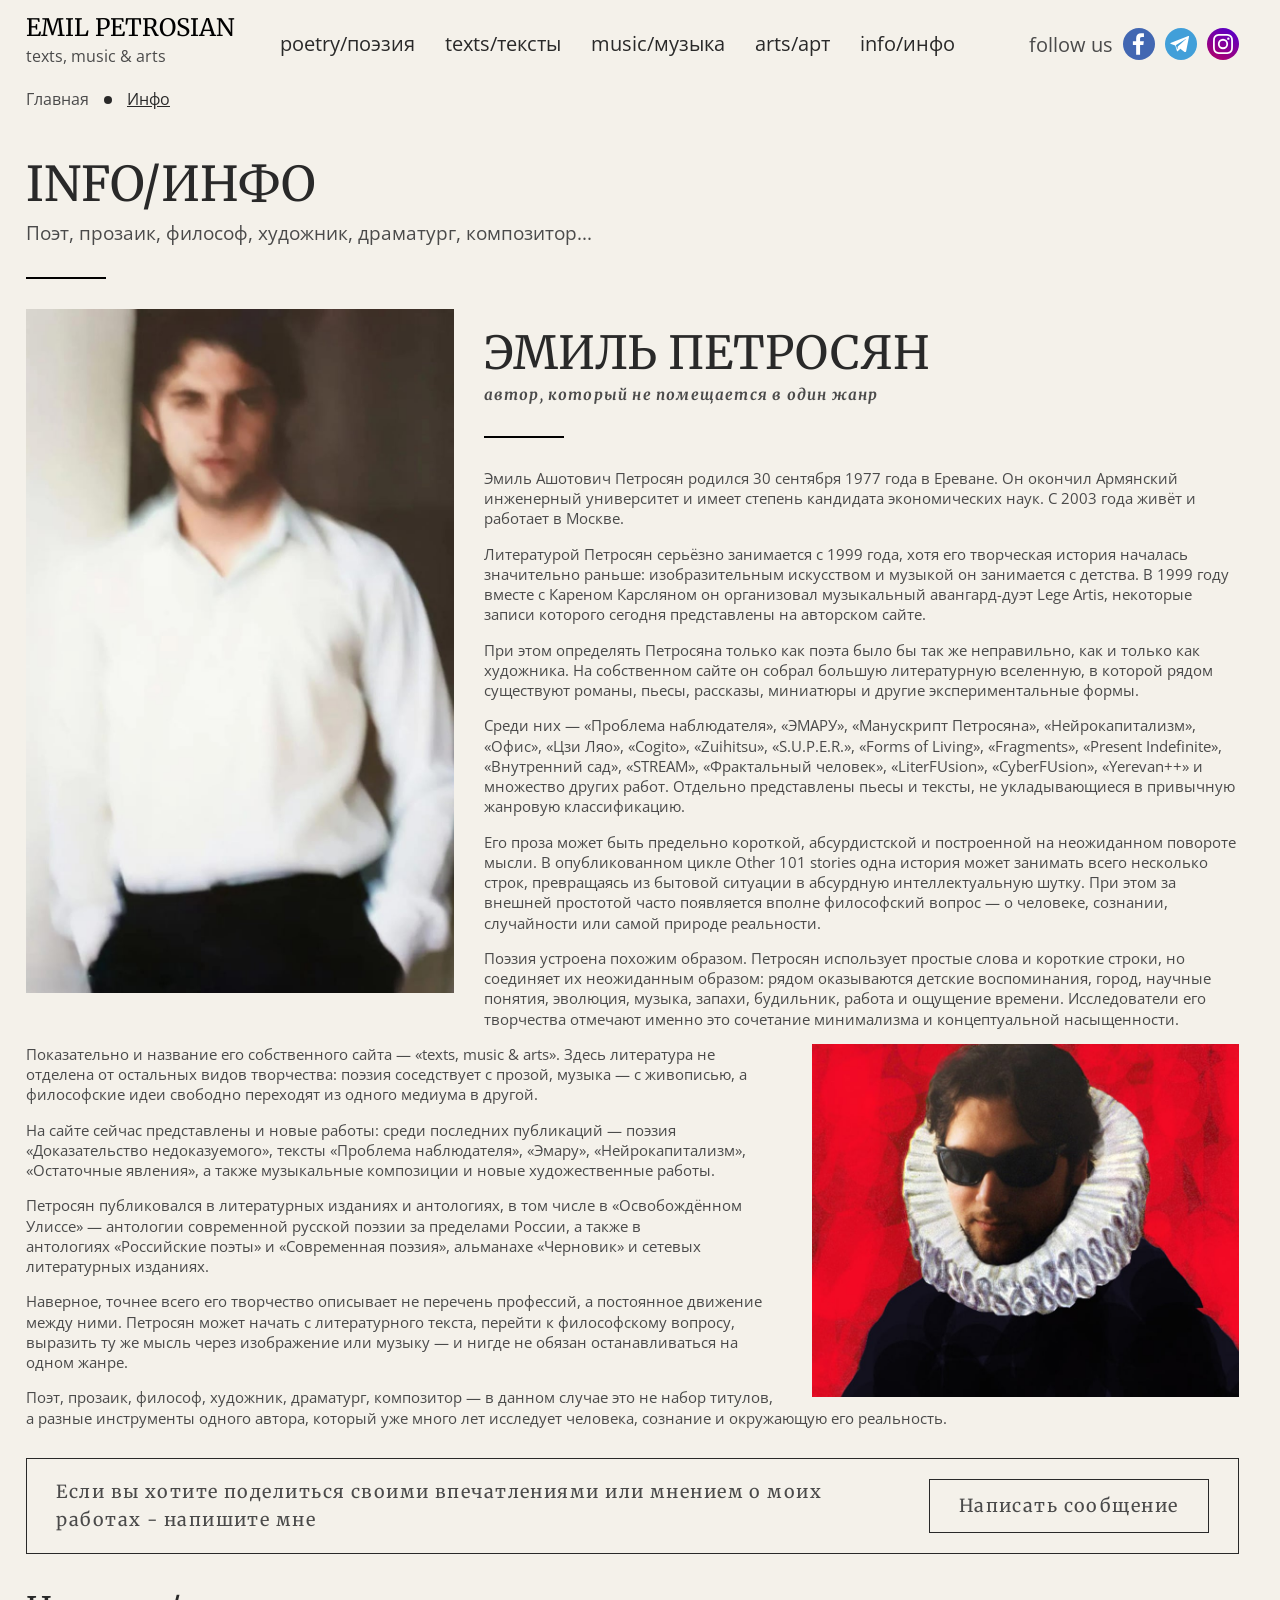
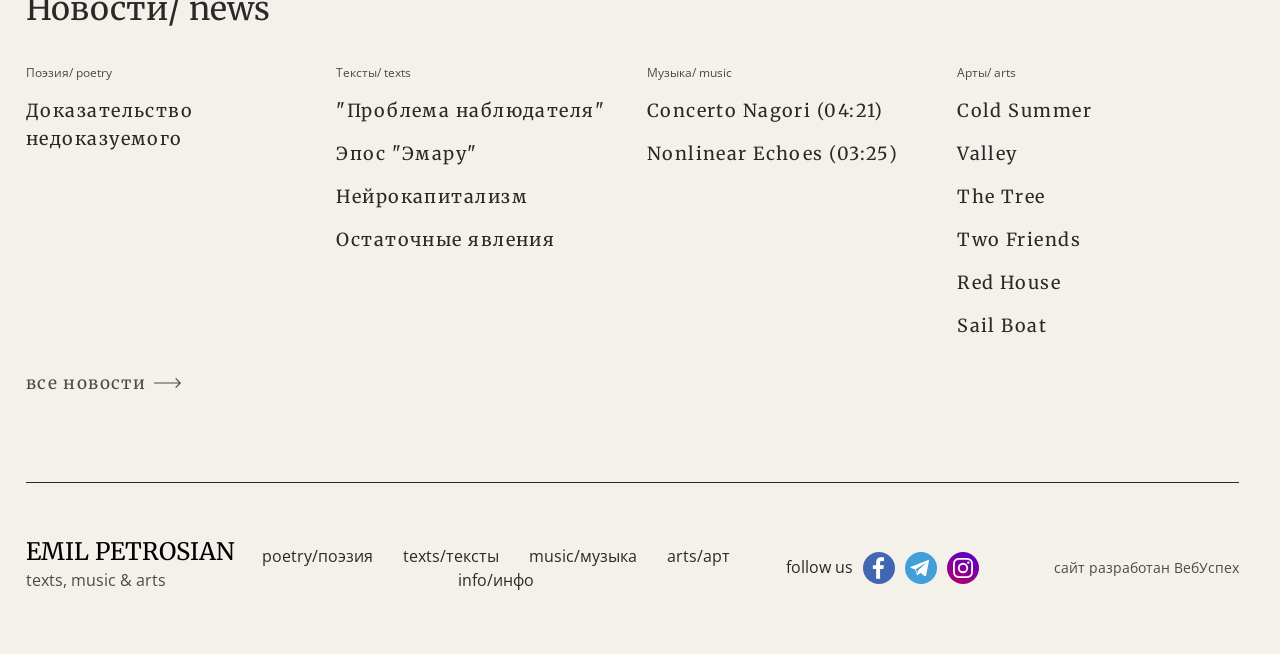
<file: text.html>
<!DOCTYPE html>
<html lang="ru">
    <head>
        <title>Главная</title>
        <meta http-equiv="X-UA-Compatible" content="IE=edge" />
        <meta charset="utf-8" />
        <meta name="keywords" content="" />
        <meta name="description" content="" />
        <meta name="author" content="" />
        <meta name="viewport" content="width=device-width, initial-scale=1.0" />
        <link rel="stylesheet" href="./css/reset.css" />
        <link rel="stylesheet" href="./css/fancybox.css" />
        <link rel="stylesheet" href="./css/swiper-bundle.min.css" />

        <script src="./js/swiper-bundle.min.js" defer></script>
        <script src="./js/inputmask.min.js" defer></script>
        <script src="./js/fancybox.umd.js" defer></script>
        <script src="./js/player.js" defer></script>
        <script src="./js/scripts.js" defer></script>
        <link rel="stylesheet" href="./css/style.css" />
    </head>
    <body>
        <!-- wrap -->
        <div class="wrap">
            <!-- header -->
            <header class="header site-section">
                <div class="inner-wrap">
                    <div class="logo-inner-wrap">
                        <a href="" class="logo">
                            <div class="logo-title">Emil Petrosian</div>
                            <div class="logo-subtitle">texts, music & arts</div>
                        </a>
                    </div>
                    <div class="menu-inner-wrap js-popup-wrap">
                        <a href="" class="btn-popup btn-action-ico ico-menu js-btn-popup-toggle"></a>
                        <div class="menu-content-block js-popup-block">
                            <div class="menu-wrap">
                                <ul class="menu">
                                    <li>
                                        <a href="" class="btn-menu">
                                            <div class="button-title">poetry/поэзия</div>
                                        </a>
                                    </li>
                                    <li>
                                        <a href="" class="btn-menu">
                                            <div class="button-title">texts/тексты</div>
                                        </a>
                                    </li>
                                    <li>
                                        <a href="" class="btn-menu">
                                            <div class="button-title">music/музыка</div>
                                        </a>
                                    </li>
                                    <li>
                                        <a href="" class="btn-menu">
                                            <div class="button-title">arts/арт</div>
                                        </a>
                                    </li>
                                    <li>
                                        <a href="" class="btn-menu">
                                            <div class="button-title">info/инфо</div>
                                        </a>
                                    </li>
                                </ul>
                            </div>
                            <div class="soc-wrap">
                                <div class="soc-title">follow us</div>
                                <div class="soc-buttons">
                                    <a href="" class="btn button-soc">
                                        <div class="button-ico">
                                            <img src="./img/icons/soc-fb.svg" alt="" />
                                        </div>
                                    </a>
                                    <a href="" class="btn button-soc">
                                        <div class="button-ico">
                                            <img src="./img/icons/soc-tg.svg" alt="" />
                                        </div>
                                    </a>
                                    <a href="" class="btn button-soc">
                                        <div class="button-ico">
                                            <img src="./img/icons/soc-inst.svg" alt="" />
                                        </div>
                                    </a>
                                </div>
                            </div>
                        </div>
                    </div>
                </div>
            </header>
            <!-- /header -->
            <!-- page -->
            <div class="page-full">
                <!--breadcrumbs-box-->
                <div class="breadcrumbs-box">
                    <ol class="menu">
                        <li><a href="">Главная</a></li>
                        <li><a href="">Инфо</a></li>
                    </ol>
                </div>
                <!--/breadcrumbs-box-->

                <!--title-box-->
                <div class="title-box">
                    <h1 class="h1-title section-title">info/инфо</h1>
                    <p>Поэт, прозаик, философ, художник, драматург, композитор...</p>
                </div>
                <!--/title-box-->

                <!--article-box-->
                <div class="article-box">
                    <div class="section-inner-wrap">
                        <img src="./img/article01.jpg" alt="" />
                        <div class="title-box type-main">
                            <h2 class="h2-title section-title">Эмиль Петросян</h2>
                            <p>
                                <b><i>автор, который не помещается в один жанр</i></b>
                            </p>
                        </div>
                        <p>
                            Эмиль Ашотович Петросян родился 30 сентября 1977 года в Ереване. Он окончил Армянский
                            инженерный университет и имеет степень кандидата экономических наук. С 2003 года живёт и
                            работает в Москве.
                        </p>
                        <p>
                            Литературой Петросян серьёзно занимается с 1999 года, хотя его творческая история началась
                            значительно раньше: изобразительным искусством и музыкой он занимается с детства. В 1999
                            году вместе с Кареном Карсляном он организовал музыкальный авангард-дуэт Lege Artis,
                            некоторые записи которого сегодня представлены на авторском сайте.
                        </p>
                        <p>
                            При этом определять Петросяна только как поэта было бы так же неправильно, как и только как
                            художника. На собственном сайте он собрал большую литературную вселенную, в которой рядом
                            существуют романы, пьесы, рассказы, миниатюры и другие экспериментальные формы.
                        </p>
                        <p>
                            Среди них — «Проблема наблюдателя», «ЭМАРУ», «Манускрипт Петросяна», «Нейрокапитализм»,
                            «Офис», «Цзи Ляо», «Cogito», «Zuihitsu», «S.U.P.E.R.», «Forms of Living», «Fragments»,
                            «Present Indefinite», «Внутренний сад», «STREAM», «Фрактальный человек», «LiterFUsion»,
                            «CyberFUsion», «Yerevan++» и множество других работ. Отдельно представлены пьесы и тексты,
                            не укладывающиеся в привычную жанровую классификацию.
                        </p>
                        <p>
                            Его проза может быть предельно короткой, абсурдистской и построенной на неожиданном повороте
                            мысли. В опубликованном цикле Other 101 stories одна история может занимать всего несколько
                            строк, превращаясь из бытовой ситуации в абсурдную интеллектуальную шутку. При этом за
                            внешней простотой часто появляется вполне философский вопрос — о человеке, сознании,
                            случайности или самой природе реальности.
                        </p>
                        <p>
                            Поэзия устроена похожим образом. Петросян использует простые слова и короткие строки, но
                            соединяет их неожиданным образом: рядом оказываются детские воспоминания, город, научные
                            понятия, эволюция, музыка, запахи, будильник, работа и ощущение времени. Исследователи его
                            творчества отмечают именно это сочетание минимализма и концептуальной насыщенности.
                        </p>
                    </div>
                    <div class="section-inner-wrap">
                        <img src="./img/article02.jpg" alt="" class="fright" />
                        <p>
                            Показательно и название его собственного сайта — «texts, music & arts». Здесь литература не
                            отделена от остальных видов творчества: поэзия соседствует с прозой, музыка — с живописью, а
                            философские идеи свободно переходят из одного медиума в другой.
                        </p>
                        <p>
                            На сайте сейчас представлены и новые работы: среди последних публикаций — поэзия
                            «Доказательство недоказуемого», тексты «Проблема наблюдателя», «Эмару», «Нейрокапитализм»,
                            «Остаточные явления», а также музыкальные композиции и новые художественные работы.
                        </p>
                        <p>
                            Петросян публиковался в литературных изданиях и антологиях, в том числе в «Освобождённом
                            Улиссе» — антологии современной русской поэзии за пределами России, а также в антологиях
                            «Российские поэты» и «Современная поэзия», альманахе «Черновик» и сетевых литературных
                            изданиях.
                        </p>
                        <p>
                            Наверное, точнее всего его творчество описывает не перечень профессий, а постоянное движение
                            между ними. Петросян может начать с литературного текста, перейти к философскому вопросу,
                            выразить ту же мысль через изображение или музыку — и нигде не обязан останавливаться на
                            одном жанре.
                        </p>
                        <p>
                            Поэт, прозаик, философ, художник, драматург, композитор — в данном случае это не набор
                            титулов, а разные инструменты одного автора, который уже много лет исследует человека,
                            сознание и окружающую его реальность.
                        </p>
                    </div>
                    <div class="elm-panel-info-action">
                        <div class="panel-title-wrap">
                            <div class="panel-title h4-title">
                                Если вы хотите поделиться своими впечатлениями или мнением о моих работах - напишите мне
                            </div>
                        </div>
                        <div class="panel-action-wrap">
                            <a href="" class="btn button-border js-popup-open" data-popup="popup-callback">
                                <div class="button-title">Написать сообщение</div>
                            </a>
                        </div>
                    </div>
                </div>
                <!--/article-box-->

                <!--title-box-->
                <div class="title-box">
                    <h2 class="h3-title section-title">Новости/ news</h2>
                </div>
                <!--/title-box-->

                <!--tiles-box-->
                <div class="tiles-box">
                    <div class="slider-inner-wrap slider-tiles" data-height="auto">
                        <div class="slider-wrap swiper">
                            <div class="slider swiper-wrapper">
                                <!--sl-wrap-->
                                <div class="sl-wrap swiper-slide">
                                    <div class="item-tile-news-list">
                                        <div class="tile-subtitle"><a href="">Поэзия/ poetry</a></div>
                                        <ul class="menu">
                                            <li><a href="">Доказательство недоказуемого</a></li>
                                        </ul>
                                    </div>
                                </div>
                                <!--/sl-wrap-->
                                <!--sl-wrap-->
                                <div class="sl-wrap swiper-slide">
                                    <div class="item-tile-news-list">
                                        <div class="tile-subtitle"><a href="">Тексты/ texts</a></div>
                                        <ul class="menu">
                                            <li><a href="">"Проблема наблюдателя"</a></li>
                                            <li><a href="">Эпос "Эмару"</a></li>
                                            <li><a href="">Нейрокапитализм</a></li>
                                            <li><a href="">Остаточные явления</a></li>
                                        </ul>
                                    </div>
                                </div>
                                <!--/sl-wrap-->
                                <!--sl-wrap-->
                                <div class="sl-wrap swiper-slide">
                                    <div class="item-tile-news-list">
                                        <div class="tile-subtitle"><a href="">Музыка/ music</a></div>
                                        <ul class="menu">
                                            <li><a href="">Concerto Nagori (04:21)</a></li>
                                            <li><a href="">Nonlinear Echoes (03:25)</a></li>
                                        </ul>
                                    </div>
                                </div>
                                <!--/sl-wrap-->
                                <!--sl-wrap-->
                                <div class="sl-wrap swiper-slide">
                                    <div class="item-tile-news-list">
                                        <div class="tile-subtitle"><a href="">Арты/ аrts</a></div>
                                        <ul class="menu">
                                            <li><a href="">Cold Summer</a></li>
                                            <li><a href="">Valley</a></li>
                                            <li><a href="">The Tree</a></li>
                                            <li><a href="">Two Friends</a></li>
                                            <li><a href="">Red House</a></li>
                                            <li><a href="">Sail Boat</a></li>
                                        </ul>
                                    </div>
                                </div>
                                <!--/sl-wrap-->
                            </div>
                        </div>
                        <div class="slider-pagination slider-tiles-pagination type-lines"></div>
                    </div>
                    <div class="more-inner-wrap">
                        <a href="" class="btn button-arrow button-link">
                            <div class="button-title">все новости</div>
                        </a>
                    </div>
                </div>
                <!--/tiles-box-->
            </div>
            <!-- /page -->

            <!-- footer -->
            <footer class="footer site-section">
                <div class="inner-wrap">
                    <div class="logo-inner-wrap">
                        <a href="" class="logo">
                            <div class="logo-title">Emil Petrosian</div>
                            <div class="logo-subtitle">texts, music & arts</div>
                        </a>
                    </div>
                    <div class="menu-inner-wrap">
                        <div class="menu-content-block">
                            <div class="menu-wrap">
                                <ul class="menu">
                                    <li>
                                        <a href="" class="btn-menu">
                                            <div class="button-title">poetry/поэзия</div>
                                        </a>
                                    </li>
                                    <li>
                                        <a href="" class="btn-menu">
                                            <div class="button-title">texts/тексты</div>
                                        </a>
                                    </li>
                                    <li>
                                        <a href="" class="btn-menu">
                                            <div class="button-title">music/музыка</div>
                                        </a>
                                    </li>
                                    <li>
                                        <a href="" class="btn-menu">
                                            <div class="button-title">arts/арт</div>
                                        </a>
                                    </li>
                                    <li>
                                        <a href="" class="btn-menu">
                                            <div class="button-title">info/инфо</div>
                                        </a>
                                    </li>
                                </ul>
                            </div>
                            <div class="soc-wrap">
                                <div class="soc-title">follow us</div>
                                <div class="soc-buttons">
                                    <a href="" class="btn button-soc">
                                        <div class="button-ico">
                                            <img src="./img/icons/soc-fb.svg" alt="" />
                                        </div>
                                    </a>
                                    <a href="" class="btn button-soc">
                                        <div class="button-ico">
                                            <img src="./img/icons/soc-tg.svg" alt="" />
                                        </div>
                                    </a>
                                    <a href="" class="btn button-soc">
                                        <div class="button-ico">
                                            <img src="./img/icons/soc-inst.svg" alt="" />
                                        </div>
                                    </a>
                                </div>
                            </div>
                        </div>
                    </div>
                    <div class="studio-inner-wrap">
                        <p>
                            сайт разработан
                            <a href="">ВебУспех</a>
                        </p>
                    </div>
                </div>
            </footer>
            <!-- /footer -->
            <a href="#top" class="fix-up-button btn-action-ico ico-arrow" id="up"></a>
        </div>
        <!-- /wrap -->

        <!-- popups (всплывающие окна) -->
        <div class="popup-outer-box" id="popup-callback">
            <div class="popup-box">
                <a href="" class="btn-popup-close btn-action-ico ico-close js-popup-close"></a>
                <div class="popup-title-wrap">
                    <div class="popup-title">
                        вы хотите поделиться своими&nbsp;впечатлениями или&nbsp;мнением о моих работах
                    </div>
                    <p>напишите мне, заполнив форму</p>
                    <div class="popup-soc-wrap">
                        <div class="soc-title">или</div>
                        <div class="soc-buttons">
                            <a href="" class="btn button-soc">
                                <div class="button-ico">
                                    <img src="./img/icons/soc-fb.svg" alt="" />
                                </div>
                            </a>
                            <a href="" class="btn button-soc">
                                <div class="button-ico">
                                    <img src="./img/icons/soc-tg.svg" alt="" />
                                </div>
                            </a>
                            <a href="" class="btn button-soc">
                                <div class="button-ico">
                                    <img src="./img/icons/soc-inst.svg" alt="" />
                                </div>
                            </a>
                        </div>
                    </div>
                </div>
                <div class="popup-content-wrap">
                    <form action="/" class="frm-popup">
                        <div class="frm-row">
                            <div class="frm-field">
                                <div class="frm-field-input">
                                    <input type="text" placeholder="Ваше имя" class="form-input" />
                                </div>
                            </div>
                        </div>
                        <div class="frm-row">
                            <div class="frm-field">
                                <div class="frm-field-input">
                                    <input type="text" placeholder="Email" class="form-input" />
                                </div>
                            </div>
                        </div>
                        <div class="frm-row">
                            <div class="frm-field">
                                <div class="frm-field-input">
                                    <textarea placeholder="Текст сообщения" class="form-input"></textarea>
                                </div>
                            </div>
                        </div>
                        <div class="frm-row-submit">
                            <div class="frm-field field-info">
                                <p>
                                    даю согласие на обработку
                                    <a href="">персональных данных</a>
                                </p>
                            </div>
                            <div class="frm-field field-button">
                                <button type="submit" class="btn button-border">Отправить</button>
                            </div>
                        </div>
                    </form>
                </div>
            </div>
        </div>
        <!--/popup-outer-box-->
    </body>
</html>
</file>
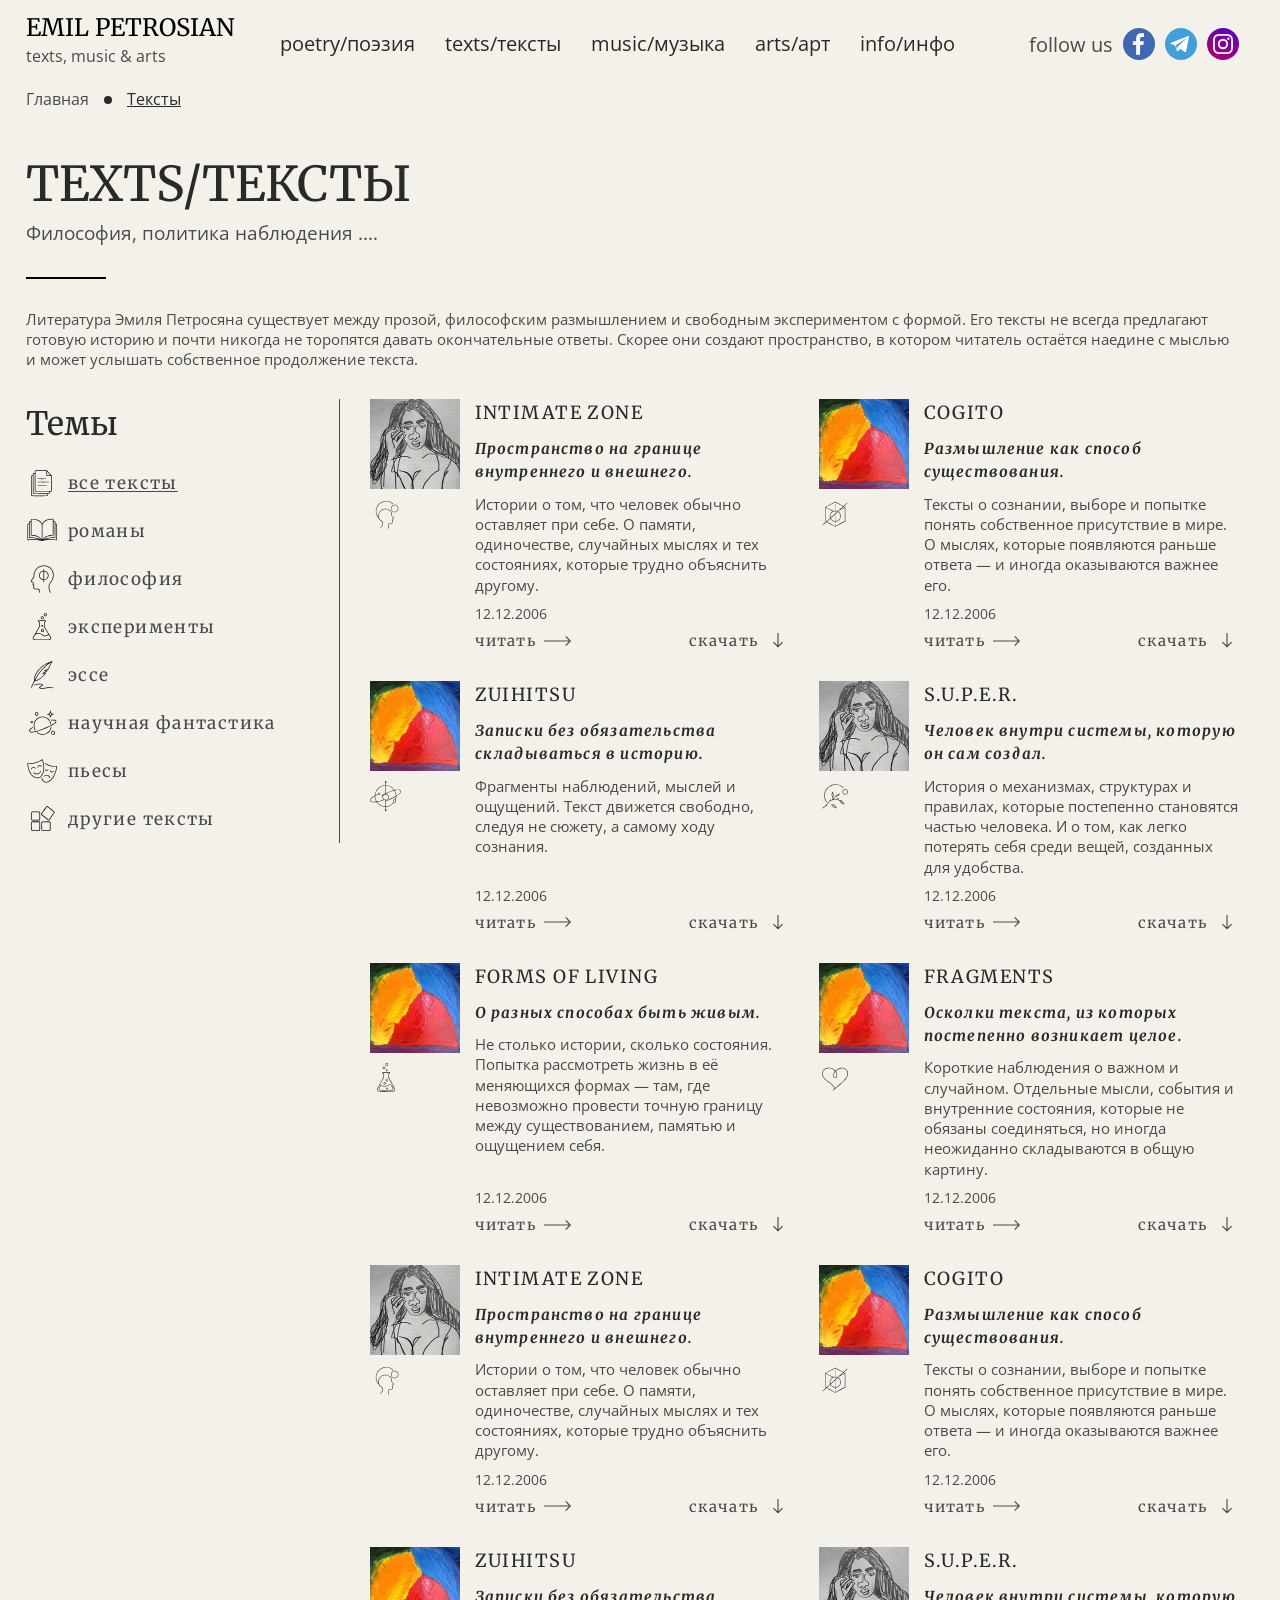
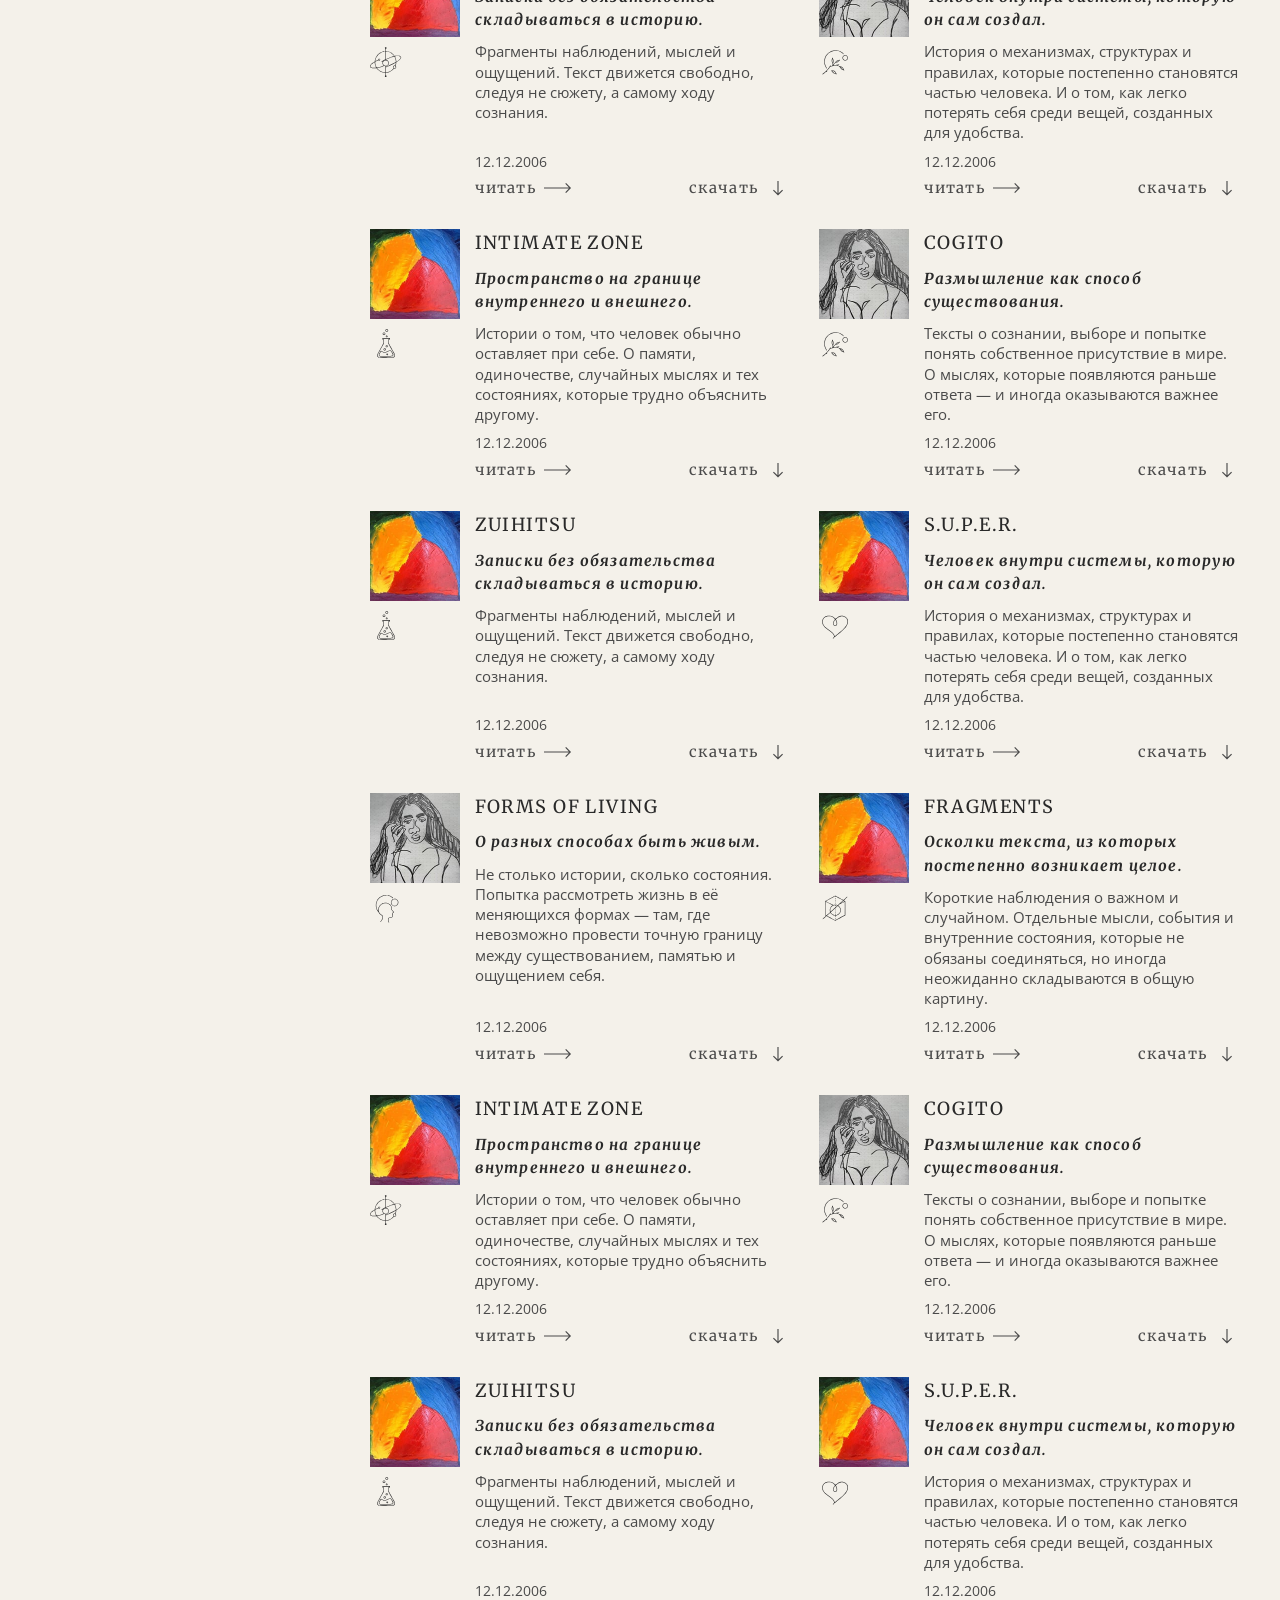
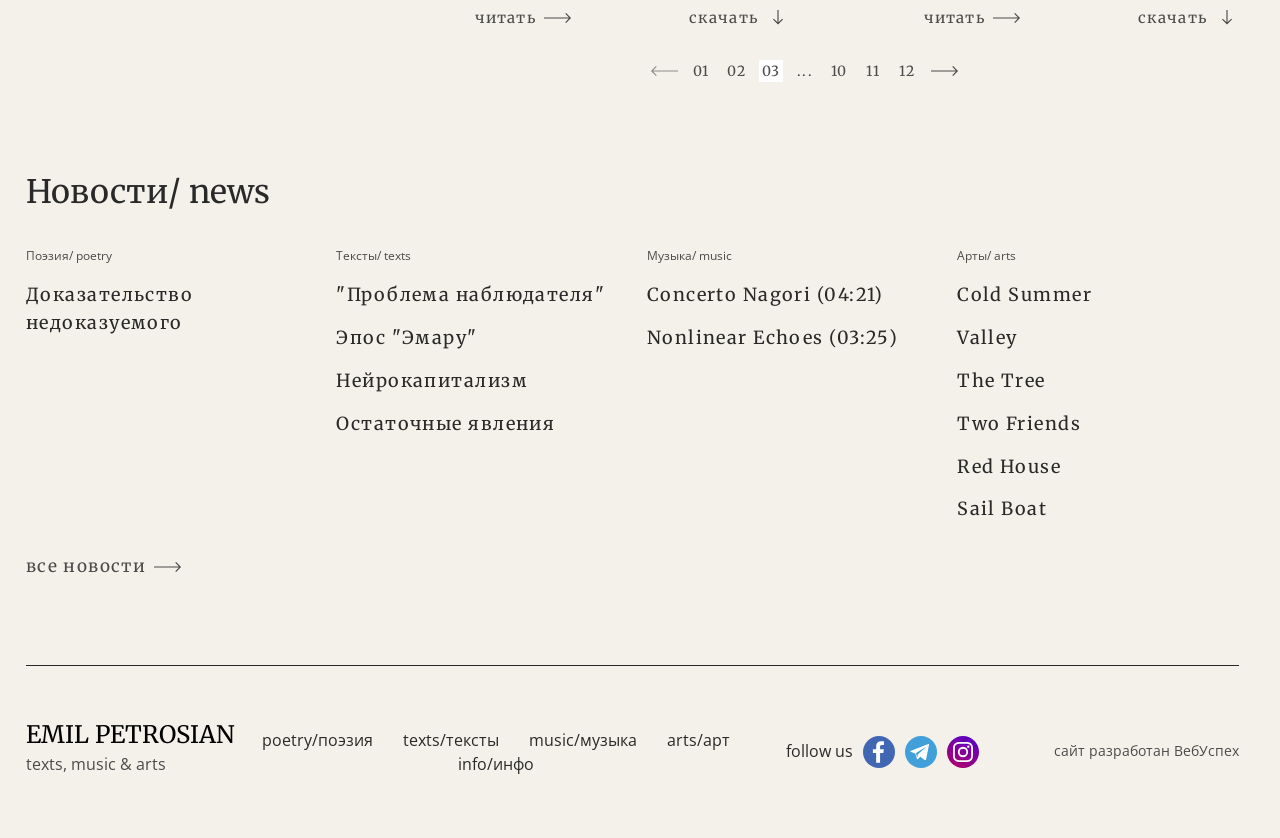
<file: texts.html>
<!DOCTYPE html>
<html lang="ru">
    <head>
        <title>Главная</title>
        <meta http-equiv="X-UA-Compatible" content="IE=edge" />
        <meta charset="utf-8" />
        <meta name="keywords" content="" />
        <meta name="description" content="" />
        <meta name="author" content="" />
        <meta name="viewport" content="width=device-width, initial-scale=1.0" />
        <link rel="stylesheet" href="./css/reset.css" />
        <link rel="stylesheet" href="./css/fancybox.css" />
        <link rel="stylesheet" href="./css/swiper-bundle.min.css" />

        <script src="./js/swiper-bundle.min.js" defer></script>
        <script src="./js/inputmask.min.js" defer></script>
        <script src="./js/fancybox.umd.js" defer></script>
        <script src="./js/player.js" defer></script>
        <script src="./js/scripts.js" defer></script>
        <link rel="stylesheet" href="./css/style.css" />
    </head>
    <body>
        <!-- wrap -->
        <div class="wrap">
            <!-- header -->
            <header class="header site-section">
                <div class="inner-wrap">
                    <div class="logo-inner-wrap">
                        <a href="" class="logo">
                            <div class="logo-title">Emil Petrosian</div>
                            <div class="logo-subtitle">texts, music & arts</div>
                        </a>
                    </div>
                    <div class="menu-inner-wrap js-popup-wrap">
                        <a href="" class="btn-popup btn-action-ico ico-menu js-btn-popup-toggle"></a>
                        <div class="menu-content-block js-popup-block">
                            <div class="menu-wrap">
                                <ul class="menu">
                                    <li>
                                        <a href="" class="btn-menu">
                                            <div class="button-title">poetry/поэзия</div>
                                        </a>
                                    </li>
                                    <li>
                                        <a href="" class="btn-menu">
                                            <div class="button-title">texts/тексты</div>
                                        </a>
                                    </li>
                                    <li>
                                        <a href="" class="btn-menu">
                                            <div class="button-title">music/музыка</div>
                                        </a>
                                    </li>
                                    <li>
                                        <a href="" class="btn-menu">
                                            <div class="button-title">arts/арт</div>
                                        </a>
                                    </li>
                                    <li>
                                        <a href="" class="btn-menu">
                                            <div class="button-title">info/инфо</div>
                                        </a>
                                    </li>
                                </ul>
                            </div>
                            <div class="soc-wrap">
                                <div class="soc-title">follow us</div>
                                <div class="soc-buttons">
                                    <a href="" class="btn button-soc">
                                        <div class="button-ico">
                                            <img src="./img/icons/soc-fb.svg" alt="" />
                                        </div>
                                    </a>
                                    <a href="" class="btn button-soc">
                                        <div class="button-ico">
                                            <img src="./img/icons/soc-tg.svg" alt="" />
                                        </div>
                                    </a>
                                    <a href="" class="btn button-soc">
                                        <div class="button-ico">
                                            <img src="./img/icons/soc-inst.svg" alt="" />
                                        </div>
                                    </a>
                                </div>
                            </div>
                        </div>
                    </div>
                </div>
            </header>
            <!-- /header -->
            <!-- page -->
            <div class="page-full">
                <!--breadcrumbs-box-->
                <div class="breadcrumbs-box">
                    <ol class="menu">
                        <li><a href="">Главная</a></li>
                        <li><a href="">Тексты</a></li>
                    </ol>
                </div>
                <!--/breadcrumbs-box-->

                <!--title-box-->
                <div class="title-box">
                    <h1 class="h1-title section-title">texts/тексты</h1>
                    <p>Философия, политика наблюдения ....</p>
                </div>
                <!--/title-box-->

                <!--article-box-->
                <div class="article-box">
                    <p>
                        Литература Эмиля Петросяна существует между прозой, философским размышлением и свободным
                        экспериментом с формой. Его тексты не всегда предлагают готовую историю и почти никогда не
                        торопятся давать окончательные ответы. Скорее они создают пространство, в котором читатель
                        остаётся наедине с мыслью и может услышать собственное продолжение текста.
                    </p>
                </div>
                <!--/article-box-->

                <!--content-outer-wrap-->
                <div class="content-outer-wrap">
                    <!--content-wrap-->
                    <div class="content-wrap">
                        <!--tiles-box-->
                        <div class="tiles-box">
                            <div class="items-wrap">
                                <!--item wrap-->
                                <div class="item-wrap js-tab-block" data-tab="tab01 tab-all">
                                    <a href="" class="item-tile-main type-row">
                                        <div class="tile-photo-wrap">
                                            <div class="elm-photo photo-cover">
                                                <img src="./img/05.jpg" alt="" />
                                            </div>
                                            <div class="elm-ico">
                                                <img src="./img/icons/cat01.svg" alt="" />
                                            </div>
                                        </div>
                                        <div class="tile-info-wrap">
                                            <div class="tile-title h4-title">INTIMATE ZONE</div>
                                            <div class="tile-info ftitle">
                                                <b><i>Пространство на границе внутреннего и внешнего.</i></b>
                                            </div>
                                            <div class="tile-info">
                                                Истории о том, что человек обычно оставляет при себе. О памяти,
                                                одиночестве, случайных мыслях и тех состояниях, которые трудно объяснить
                                                другому.
                                            </div>
                                        </div>
                                        <div class="tile-actions-wrap">
                                            <div class="tile-date">12.12.2006</div>
                                            <div class="btn button-link button-arrow">
                                                <div class="button-title">читать</div>
                                            </div>
                                            <div class="btn button-link button-arrow button-arrow-down">
                                                <div class="button-title">скачать</div>
                                            </div>
                                        </div>
                                    </a>
                                </div>
                                <!--/item wrap-->
                                <!--item wrap-->
                                <div class="item-wrap js-tab-block" data-tab="tab02 tab-all">
                                    <a href="" class="item-tile-main type-row">
                                        <div class="tile-photo-wrap">
                                            <div class="elm-photo photo-cover">
                                                <img src="./img/07.jpg" alt="" />
                                            </div>
                                            <div class="elm-ico">
                                                <img src="./img/icons/cat02.svg" alt="" />
                                            </div>
                                        </div>
                                        <div class="tile-info-wrap">
                                            <div class="tile-title h4-title">COGITO</div>
                                            <div class="tile-info ftitle">
                                                <b><i>Размышление как способ существования.</i></b>
                                            </div>
                                            <div class="tile-info">
                                                Тексты о сознании, выборе и попытке понять собственное присутствие в
                                                мире. О мыслях, которые появляются раньше ответа — и иногда оказываются
                                                важнее его.
                                            </div>
                                        </div>
                                        <div class="tile-actions-wrap">
                                            <div class="tile-date">12.12.2006</div>
                                            <div class="btn button-link button-arrow">
                                                <div class="button-title">читать</div>
                                            </div>
                                            <div class="btn button-link button-arrow button-arrow-down">
                                                <div class="button-title">скачать</div>
                                            </div>
                                        </div>
                                    </a>
                                </div>
                                <!--/item wrap-->
                                <!--item wrap-->
                                <div class="item-wrap js-tab-block" data-tab="tab05 tab-all">
                                    <a href="" class="item-tile-main type-row">
                                        <div class="tile-photo-wrap">
                                            <div class="elm-photo photo-cover">
                                                <img src="./img/07.jpg" alt="" />
                                            </div>
                                            <div class="elm-ico">
                                                <img src="./img/icons/cat05.svg" alt="" />
                                            </div>
                                        </div>
                                        <div class="tile-info-wrap">
                                            <div class="tile-title h4-title">ZUIHITSU</div>
                                            <div class="tile-info ftitle">
                                                <b><i>Записки без обязательства складываться в историю.</i></b>
                                            </div>
                                            <div class="tile-info">
                                                Фрагменты наблюдений, мыслей и ощущений. Текст движется свободно, следуя
                                                не сюжету, а самому ходу сознания.
                                            </div>
                                        </div>
                                        <div class="tile-actions-wrap">
                                            <div class="tile-date">12.12.2006</div>
                                            <div class="btn button-link button-arrow">
                                                <div class="button-title">читать</div>
                                            </div>
                                            <div class="btn button-link button-arrow button-arrow-down">
                                                <div class="button-title">скачать</div>
                                            </div>
                                        </div>
                                    </a>
                                </div>
                                <!--/item wrap-->
                                <!--item wrap-->
                                <div class="item-wrap js-tab-block" data-tab="tab04 tab-all">
                                    <a href="" class="item-tile-main type-row">
                                        <div class="tile-photo-wrap">
                                            <div class="elm-photo photo-cover">
                                                <img src="./img/05.jpg" alt="" />
                                            </div>
                                            <div class="elm-ico">
                                                <img src="./img/icons/cat04.svg" alt="" />
                                            </div>
                                        </div>
                                        <div class="tile-info-wrap">
                                            <div class="tile-title h4-title">S.U.P.E.R.</div>
                                            <div class="tile-info ftitle">
                                                <b><i>Человек внутри системы, которую он сам создал.</i></b>
                                            </div>
                                            <div class="tile-info">
                                                История о механизмах, структурах и правилах, которые постепенно
                                                становятся частью человека. И о том, как легко потерять себя среди
                                                вещей, созданных для удобства.
                                            </div>
                                        </div>
                                        <div class="tile-actions-wrap">
                                            <div class="tile-date">12.12.2006</div>
                                            <div class="btn button-link button-arrow">
                                                <div class="button-title">читать</div>
                                            </div>
                                            <div class="btn button-link button-arrow button-arrow-down">
                                                <div class="button-title">скачать</div>
                                            </div>
                                        </div>
                                    </a>
                                </div>
                                <!--/item wrap-->
                                <!--item wrap-->
                                <div class="item-wrap js-tab-block" data-tab="tab07 tab-all">
                                    <a href="" class="item-tile-main type-row">
                                        <div class="tile-photo-wrap">
                                            <div class="elm-photo photo-cover">
                                                <img src="./img/07.jpg" alt="" />
                                            </div>
                                            <div class="elm-ico">
                                                <img src="./img/icons/cat03.svg" alt="" />
                                            </div>
                                        </div>
                                        <div class="tile-info-wrap">
                                            <div class="tile-title h4-title">FORMS OF LIVING</div>
                                            <div class="tile-info ftitle">
                                                <b><i>О разных способах быть живым.</i></b>
                                            </div>
                                            <div class="tile-info">
                                                Не столько истории, сколько состояния. Попытка рассмотреть жизнь в её
                                                меняющихся формах — там, где невозможно провести точную границу между
                                                существованием, памятью и ощущением себя.
                                            </div>
                                        </div>
                                        <div class="tile-actions-wrap">
                                            <div class="tile-date">12.12.2006</div>
                                            <div class="btn button-link button-arrow">
                                                <div class="button-title">читать</div>
                                            </div>
                                            <div class="btn button-link button-arrow button-arrow-down">
                                                <div class="button-title">скачать</div>
                                            </div>
                                        </div>
                                    </a>
                                </div>
                                <!--/item wrap-->
                                <!--item wrap-->
                                <div class="item-wrap js-tab-block" data-tab="tab06 tab-all">
                                    <a href="" class="item-tile-main type-row">
                                        <div class="tile-photo-wrap">
                                            <div class="elm-photo photo-cover">
                                                <img src="./img/07.jpg" alt="" />
                                            </div>
                                            <div class="elm-ico">
                                                <img src="./img/icons/cat06.svg" alt="" />
                                            </div>
                                        </div>
                                        <div class="tile-info-wrap">
                                            <div class="tile-title h4-title">FRAGMENTS</div>
                                            <div class="tile-info ftitle">
                                                <b><i>Осколки текста, из которых постепенно возникает целое.</i></b>
                                            </div>
                                            <div class="tile-info">
                                                Короткие наблюдения о важном и случайном. Отдельные мысли, события и
                                                внутренние состояния, которые не обязаны соединяться, но иногда
                                                неожиданно складываются в общую картину.
                                            </div>
                                        </div>
                                        <div class="tile-actions-wrap">
                                            <div class="tile-date">12.12.2006</div>
                                            <div class="btn button-link button-arrow">
                                                <div class="button-title">читать</div>
                                            </div>
                                            <div class="btn button-link button-arrow button-arrow-down">
                                                <div class="button-title">скачать</div>
                                            </div>
                                        </div>
                                    </a>
                                </div>
                                <!--/item wrap-->
                                <!--item wrap-->
                                <div class="item-wrap js-tab-block" data-tab="tab01 tab-all">
                                    <a href="" class="item-tile-main type-row">
                                        <div class="tile-photo-wrap">
                                            <div class="elm-photo photo-cover">
                                                <img src="./img/05.jpg" alt="" />
                                            </div>
                                            <div class="elm-ico">
                                                <img src="./img/icons/cat01.svg" alt="" />
                                            </div>
                                        </div>
                                        <div class="tile-info-wrap">
                                            <div class="tile-title h4-title">INTIMATE ZONE</div>
                                            <div class="tile-info ftitle">
                                                <b><i>Пространство на границе внутреннего и внешнего.</i></b>
                                            </div>
                                            <div class="tile-info">
                                                Истории о том, что человек обычно оставляет при себе. О памяти,
                                                одиночестве, случайных мыслях и тех состояниях, которые трудно объяснить
                                                другому.
                                            </div>
                                        </div>
                                        <div class="tile-actions-wrap">
                                            <div class="tile-date">12.12.2006</div>
                                            <div class="btn button-link button-arrow">
                                                <div class="button-title">читать</div>
                                            </div>
                                            <div class="btn button-link button-arrow button-arrow-down">
                                                <div class="button-title">скачать</div>
                                            </div>
                                        </div>
                                    </a>
                                </div>
                                <!--/item wrap-->
                                <!--item wrap-->
                                <div class="item-wrap js-tab-block" data-tab="tab02 tab-all">
                                    <a href="" class="item-tile-main type-row">
                                        <div class="tile-photo-wrap">
                                            <div class="elm-photo photo-cover">
                                                <img src="./img/07.jpg" alt="" />
                                            </div>
                                            <div class="elm-ico">
                                                <img src="./img/icons/cat02.svg" alt="" />
                                            </div>
                                        </div>
                                        <div class="tile-info-wrap">
                                            <div class="tile-title h4-title">COGITO</div>
                                            <div class="tile-info ftitle">
                                                <b><i>Размышление как способ существования.</i></b>
                                            </div>
                                            <div class="tile-info">
                                                Тексты о сознании, выборе и попытке понять собственное присутствие в
                                                мире. О мыслях, которые появляются раньше ответа — и иногда оказываются
                                                важнее его.
                                            </div>
                                        </div>
                                        <div class="tile-actions-wrap">
                                            <div class="tile-date">12.12.2006</div>
                                            <div class="btn button-link button-arrow">
                                                <div class="button-title">читать</div>
                                            </div>
                                            <div class="btn button-link button-arrow button-arrow-down">
                                                <div class="button-title">скачать</div>
                                            </div>
                                        </div>
                                    </a>
                                </div>
                                <!--/item wrap-->
                                <!--item wrap-->
                                <div class="item-wrap js-tab-block" data-tab="tab05 tab-all">
                                    <a href="" class="item-tile-main type-row">
                                        <div class="tile-photo-wrap">
                                            <div class="elm-photo photo-cover">
                                                <img src="./img/07.jpg" alt="" />
                                            </div>
                                            <div class="elm-ico">
                                                <img src="./img/icons/cat05.svg" alt="" />
                                            </div>
                                        </div>
                                        <div class="tile-info-wrap">
                                            <div class="tile-title h4-title">ZUIHITSU</div>
                                            <div class="tile-info ftitle">
                                                <b><i>Записки без обязательства складываться в историю.</i></b>
                                            </div>
                                            <div class="tile-info">
                                                Фрагменты наблюдений, мыслей и ощущений. Текст движется свободно, следуя
                                                не сюжету, а самому ходу сознания.
                                            </div>
                                        </div>
                                        <div class="tile-actions-wrap">
                                            <div class="tile-date">12.12.2006</div>
                                            <div class="btn button-link button-arrow">
                                                <div class="button-title">читать</div>
                                            </div>
                                            <div class="btn button-link button-arrow button-arrow-down">
                                                <div class="button-title">скачать</div>
                                            </div>
                                        </div>
                                    </a>
                                </div>
                                <!--/item wrap-->
                                <!--item wrap-->
                                <div class="item-wrap js-tab-block" data-tab="tab04 tab-all">
                                    <a href="" class="item-tile-main type-row">
                                        <div class="tile-photo-wrap">
                                            <div class="elm-photo photo-cover">
                                                <img src="./img/05.jpg" alt="" />
                                            </div>
                                            <div class="elm-ico">
                                                <img src="./img/icons/cat04.svg" alt="" />
                                            </div>
                                        </div>
                                        <div class="tile-info-wrap">
                                            <div class="tile-title h4-title">S.U.P.E.R.</div>
                                            <div class="tile-info ftitle">
                                                <b><i>Человек внутри системы, которую он сам создал.</i></b>
                                            </div>
                                            <div class="tile-info">
                                                История о механизмах, структурах и правилах, которые постепенно
                                                становятся частью человека. И о том, как легко потерять себя среди
                                                вещей, созданных для удобства.
                                            </div>
                                        </div>
                                        <div class="tile-actions-wrap">
                                            <div class="tile-date">12.12.2006</div>
                                            <div class="btn button-link button-arrow">
                                                <div class="button-title">читать</div>
                                            </div>
                                            <div class="btn button-link button-arrow button-arrow-down">
                                                <div class="button-title">скачать</div>
                                            </div>
                                        </div>
                                    </a>
                                </div>
                                <!--/item wrap-->
                                <!--item wrap-->
                                <div class="item-wrap js-tab-block" data-tab="tab03 tab-all">
                                    <a href="" class="item-tile-main type-row">
                                        <div class="tile-photo-wrap">
                                            <div class="elm-photo photo-cover">
                                                <img src="./img/07.jpg" alt="" />
                                            </div>
                                            <div class="elm-ico">
                                                <img src="./img/icons/cat03.svg" alt="" />
                                            </div>
                                        </div>
                                        <div class="tile-info-wrap">
                                            <div class="tile-title h4-title">INTIMATE ZONE</div>
                                            <div class="tile-info ftitle">
                                                <b><i>Пространство на границе внутреннего и внешнего.</i></b>
                                            </div>
                                            <div class="tile-info">
                                                Истории о том, что человек обычно оставляет при себе. О памяти,
                                                одиночестве, случайных мыслях и тех состояниях, которые трудно объяснить
                                                другому.
                                            </div>
                                        </div>
                                        <div class="tile-actions-wrap">
                                            <div class="tile-date">12.12.2006</div>
                                            <div class="btn button-link button-arrow">
                                                <div class="button-title">читать</div>
                                            </div>
                                            <div class="btn button-link button-arrow button-arrow-down">
                                                <div class="button-title">скачать</div>
                                            </div>
                                        </div>
                                    </a>
                                </div>
                                <!--/item wrap-->
                                <!--item wrap-->
                                <div class="item-wrap js-tab-block" data-tab="tab04 tab-all">
                                    <a href="" class="item-tile-main type-row">
                                        <div class="tile-photo-wrap">
                                            <div class="elm-photo photo-cover">
                                                <img src="./img/05.jpg" alt="" />
                                            </div>
                                            <div class="elm-ico">
                                                <img src="./img/icons/cat04.svg" alt="" />
                                            </div>
                                        </div>
                                        <div class="tile-info-wrap">
                                            <div class="tile-title h4-title">COGITO</div>
                                            <div class="tile-info ftitle">
                                                <b><i>Размышление как способ существования.</i></b>
                                            </div>
                                            <div class="tile-info">
                                                Тексты о сознании, выборе и попытке понять собственное присутствие в
                                                мире. О мыслях, которые появляются раньше ответа — и иногда оказываются
                                                важнее его.
                                            </div>
                                        </div>
                                        <div class="tile-actions-wrap">
                                            <div class="tile-date">12.12.2006</div>
                                            <div class="btn button-link button-arrow">
                                                <div class="button-title">читать</div>
                                            </div>
                                            <div class="btn button-link button-arrow button-arrow-down">
                                                <div class="button-title">скачать</div>
                                            </div>
                                        </div>
                                    </a>
                                </div>
                                <!--/item wrap-->
                                <!--item wrap-->
                                <div class="item-wrap js-tab-block" data-tab="tab03 tab-all">
                                    <a href="" class="item-tile-main type-row">
                                        <div class="tile-photo-wrap">
                                            <div class="elm-photo photo-cover">
                                                <img src="./img/07.jpg" alt="" />
                                            </div>
                                            <div class="elm-ico">
                                                <img src="./img/icons/cat03.svg" alt="" />
                                            </div>
                                        </div>
                                        <div class="tile-info-wrap">
                                            <div class="tile-title h4-title">ZUIHITSU</div>
                                            <div class="tile-info ftitle">
                                                <b><i>Записки без обязательства складываться в историю.</i></b>
                                            </div>
                                            <div class="tile-info">
                                                Фрагменты наблюдений, мыслей и ощущений. Текст движется свободно, следуя
                                                не сюжету, а самому ходу сознания.
                                            </div>
                                        </div>
                                        <div class="tile-actions-wrap">
                                            <div class="tile-date">12.12.2006</div>
                                            <div class="btn button-link button-arrow">
                                                <div class="button-title">читать</div>
                                            </div>
                                            <div class="btn button-link button-arrow button-arrow-down">
                                                <div class="button-title">скачать</div>
                                            </div>
                                        </div>
                                    </a>
                                </div>
                                <!--/item wrap-->
                                <!--item wrap-->
                                <div class="item-wrap js-tab-block" data-tab="tab06 tab-all">
                                    <a href="" class="item-tile-main type-row">
                                        <div class="tile-photo-wrap">
                                            <div class="elm-photo photo-cover">
                                                <img src="./img/07.jpg" alt="" />
                                            </div>
                                            <div class="elm-ico">
                                                <img src="./img/icons/cat06.svg" alt="" />
                                            </div>
                                        </div>
                                        <div class="tile-info-wrap">
                                            <div class="tile-title h4-title">S.U.P.E.R.</div>
                                            <div class="tile-info ftitle">
                                                <b><i>Человек внутри системы, которую он сам создал.</i></b>
                                            </div>
                                            <div class="tile-info">
                                                История о механизмах, структурах и правилах, которые постепенно
                                                становятся частью человека. И о том, как легко потерять себя среди
                                                вещей, созданных для удобства.
                                            </div>
                                        </div>
                                        <div class="tile-actions-wrap">
                                            <div class="tile-date">12.12.2006</div>
                                            <div class="btn button-link button-arrow">
                                                <div class="button-title">читать</div>
                                            </div>
                                            <div class="btn button-link button-arrow button-arrow-down">
                                                <div class="button-title">скачать</div>
                                            </div>
                                        </div>
                                    </a>
                                </div>
                                <!--/item wrap-->
                                <!--item wrap-->
                                <div class="item-wrap js-tab-block" data-tab="tab01 tab-all">
                                    <a href="" class="item-tile-main type-row">
                                        <div class="tile-photo-wrap">
                                            <div class="elm-photo photo-cover">
                                                <img src="./img/05.jpg" alt="" />
                                            </div>
                                            <div class="elm-ico">
                                                <img src="./img/icons/cat01.svg" alt="" />
                                            </div>
                                        </div>
                                        <div class="tile-info-wrap">
                                            <div class="tile-title h4-title">FORMS OF LIVING</div>
                                            <div class="tile-info ftitle">
                                                <b><i>О разных способах быть живым.</i></b>
                                            </div>
                                            <div class="tile-info">
                                                Не столько истории, сколько состояния. Попытка рассмотреть жизнь в её
                                                меняющихся формах — там, где невозможно провести точную границу между
                                                существованием, памятью и ощущением себя.
                                            </div>
                                        </div>
                                        <div class="tile-actions-wrap">
                                            <div class="tile-date">12.12.2006</div>
                                            <div class="btn button-link button-arrow">
                                                <div class="button-title">читать</div>
                                            </div>
                                            <div class="btn button-link button-arrow button-arrow-down">
                                                <div class="button-title">скачать</div>
                                            </div>
                                        </div>
                                    </a>
                                </div>
                                <!--/item wrap-->
                                <!--item wrap-->
                                <div class="item-wrap js-tab-block" data-tab="tab02 tab-all">
                                    <a href="" class="item-tile-main type-row">
                                        <div class="tile-photo-wrap">
                                            <div class="elm-photo photo-cover">
                                                <img src="./img/07.jpg" alt="" />
                                            </div>
                                            <div class="elm-ico">
                                                <img src="./img/icons/cat02.svg" alt="" />
                                            </div>
                                        </div>
                                        <div class="tile-info-wrap">
                                            <div class="tile-title h4-title">FRAGMENTS</div>
                                            <div class="tile-info ftitle">
                                                <b><i>Осколки текста, из которых постепенно возникает целое.</i></b>
                                            </div>
                                            <div class="tile-info">
                                                Короткие наблюдения о важном и случайном. Отдельные мысли, события и
                                                внутренние состояния, которые не обязаны соединяться, но иногда
                                                неожиданно складываются в общую картину.
                                            </div>
                                        </div>
                                        <div class="tile-actions-wrap">
                                            <div class="tile-date">12.12.2006</div>
                                            <div class="btn button-link button-arrow">
                                                <div class="button-title">читать</div>
                                            </div>
                                            <div class="btn button-link button-arrow button-arrow-down">
                                                <div class="button-title">скачать</div>
                                            </div>
                                        </div>
                                    </a>
                                </div>
                                <!--/item wrap-->
                                <!--item wrap-->
                                <div class="item-wrap js-tab-block" data-tab="tab05 tab-all">
                                    <a href="" class="item-tile-main type-row">
                                        <div class="tile-photo-wrap">
                                            <div class="elm-photo photo-cover">
                                                <img src="./img/07.jpg" alt="" />
                                            </div>
                                            <div class="elm-ico">
                                                <img src="./img/icons/cat05.svg" alt="" />
                                            </div>
                                        </div>
                                        <div class="tile-info-wrap">
                                            <div class="tile-title h4-title">INTIMATE ZONE</div>
                                            <div class="tile-info ftitle">
                                                <b><i>Пространство на границе внутреннего и внешнего.</i></b>
                                            </div>
                                            <div class="tile-info">
                                                Истории о том, что человек обычно оставляет при себе. О памяти,
                                                одиночестве, случайных мыслях и тех состояниях, которые трудно объяснить
                                                другому.
                                            </div>
                                        </div>
                                        <div class="tile-actions-wrap">
                                            <div class="tile-date">12.12.2006</div>
                                            <div class="btn button-link button-arrow">
                                                <div class="button-title">читать</div>
                                            </div>
                                            <div class="btn button-link button-arrow button-arrow-down">
                                                <div class="button-title">скачать</div>
                                            </div>
                                        </div>
                                    </a>
                                </div>
                                <!--/item wrap-->
                                <!--item wrap-->
                                <div class="item-wrap js-tab-block" data-tab="tab04 tab-all">
                                    <a href="" class="item-tile-main type-row">
                                        <div class="tile-photo-wrap">
                                            <div class="elm-photo photo-cover">
                                                <img src="./img/05.jpg" alt="" />
                                            </div>
                                            <div class="elm-ico">
                                                <img src="./img/icons/cat04.svg" alt="" />
                                            </div>
                                        </div>
                                        <div class="tile-info-wrap">
                                            <div class="tile-title h4-title">COGITO</div>
                                            <div class="tile-info ftitle">
                                                <b><i>Размышление как способ существования.</i></b>
                                            </div>
                                            <div class="tile-info">
                                                Тексты о сознании, выборе и попытке понять собственное присутствие в
                                                мире. О мыслях, которые появляются раньше ответа — и иногда оказываются
                                                важнее его.
                                            </div>
                                        </div>
                                        <div class="tile-actions-wrap">
                                            <div class="tile-date">12.12.2006</div>
                                            <div class="btn button-link button-arrow">
                                                <div class="button-title">читать</div>
                                            </div>
                                            <div class="btn button-link button-arrow button-arrow-down">
                                                <div class="button-title">скачать</div>
                                            </div>
                                        </div>
                                    </a>
                                </div>
                                <!--/item wrap-->
                                <!--item wrap-->
                                <div class="item-wrap js-tab-block" data-tab="tab03 tab-all">
                                    <a href="" class="item-tile-main type-row">
                                        <div class="tile-photo-wrap">
                                            <div class="elm-photo photo-cover">
                                                <img src="./img/07.jpg" alt="" />
                                            </div>
                                            <div class="elm-ico">
                                                <img src="./img/icons/cat03.svg" alt="" />
                                            </div>
                                        </div>
                                        <div class="tile-info-wrap">
                                            <div class="tile-title h4-title">ZUIHITSU</div>
                                            <div class="tile-info ftitle">
                                                <b><i>Записки без обязательства складываться в историю.</i></b>
                                            </div>
                                            <div class="tile-info">
                                                Фрагменты наблюдений, мыслей и ощущений. Текст движется свободно, следуя
                                                не сюжету, а самому ходу сознания.
                                            </div>
                                        </div>
                                        <div class="tile-actions-wrap">
                                            <div class="tile-date">12.12.2006</div>
                                            <div class="btn button-link button-arrow">
                                                <div class="button-title">читать</div>
                                            </div>
                                            <div class="btn button-link button-arrow button-arrow-down">
                                                <div class="button-title">скачать</div>
                                            </div>
                                        </div>
                                    </a>
                                </div>
                                <!--/item wrap-->
                                <!--item wrap-->
                                <div class="item-wrap js-tab-block" data-tab="tab06 tab-all">
                                    <a href="" class="item-tile-main type-row">
                                        <div class="tile-photo-wrap">
                                            <div class="elm-photo photo-cover">
                                                <img src="./img/07.jpg" alt="" />
                                            </div>
                                            <div class="elm-ico">
                                                <img src="./img/icons/cat06.svg" alt="" />
                                            </div>
                                        </div>
                                        <div class="tile-info-wrap">
                                            <div class="tile-title h4-title">S.U.P.E.R.</div>
                                            <div class="tile-info ftitle">
                                                <b><i>Человек внутри системы, которую он сам создал.</i></b>
                                            </div>
                                            <div class="tile-info">
                                                История о механизмах, структурах и правилах, которые постепенно
                                                становятся частью человека. И о том, как легко потерять себя среди
                                                вещей, созданных для удобства.
                                            </div>
                                        </div>
                                        <div class="tile-actions-wrap">
                                            <div class="tile-date">12.12.2006</div>
                                            <div class="btn button-link button-arrow">
                                                <div class="button-title">читать</div>
                                            </div>
                                            <div class="btn button-link button-arrow button-arrow-down">
                                                <div class="button-title">скачать</div>
                                            </div>
                                        </div>
                                    </a>
                                </div>
                                <!--/item wrap-->
                            </div>
                            <!--pagenav-box-->
                            <div class="pagenav-box">
                                <a
                                    href=""
                                    class="btn-action-ico ico-arrow ico-arrow-prev button-nav button-disabled"
                                ></a>
                                <div class="pages-wrap">
                                    <a href="" class="btn-page">01</a>
                                    <a href="" class="btn-page">02</a>
                                    <a href="" class="btn-page active">03</a>
                                    <a href="" class="btn-page">...</a>
                                    <a href="" class="btn-page">10</a>
                                    <a href="" class="btn-page">11</a>
                                    <a href="" class="btn-page">12</a>
                                </div>
                                <a href="" class="btn-action-ico ico-arrow ico-arrow-next button-nav"></a>
                            </div>
                            <!--/pagenav-box-->
                        </div>
                        <!--/tiles-box-->
                    </div>
                    <!--/content-wrap-->

                    <!--side-wrap-->
                    <div class="side-wrap">
                        <!--side-menu-box-->
                        <div class="side-menu-box">
                            <h2 class="section-title h3-title">Темы</h2>
                            <div class="slider-inner-wrap slider-tiles js-tabs-nav">
                                <div class="slider-wrap swiper">
                                    <div class="slider swiper-wrapper">
                                        <!--sl-wrap-->
                                        <div class="sl-wrap swiper-slide">
                                            <a href="" class="btn button-link active" data-tab="tab-all">
                                                <div class="button-ico">
                                                    <img src="./img/icons/cat-all-texts.svg" alt="" />
                                                </div>
                                                <div class="button-title">все тексты</div>
                                            </a>
                                        </div>
                                        <!--/sl-wrap-->
                                        <!--sl-wrap-->
                                        <div class="sl-wrap swiper-slide">
                                            <a href="" class="btn button-link" data-tab="tab01">
                                                <div class="button-ico">
                                                    <img src="./img/icons/cat07.svg" alt="" />
                                                </div>
                                                <div class="button-title">романы</div>
                                            </a>
                                        </div>
                                        <!--/sl-wrap-->
                                        <!--sl-wrap-->
                                        <div class="sl-wrap swiper-slide">
                                            <a href="" class="btn button-link" data-tab="tab02">
                                                <div class="button-ico">
                                                    <img src="./img/icons/cat08.svg" alt="" />
                                                </div>
                                                <div class="button-title">философия</div>
                                            </a>
                                        </div>
                                        <!--/sl-wrap-->
                                        <!--sl-wrap-->
                                        <div class="sl-wrap swiper-slide">
                                            <a href="" class="btn button-link" data-tab="tab03">
                                                <div class="button-ico">
                                                    <img src="./img/icons/cat09.svg" alt="" />
                                                </div>
                                                <div class="button-title">эксперименты</div>
                                            </a>
                                        </div>
                                        <!--/sl-wrap-->
                                        <!--sl-wrap-->
                                        <div class="sl-wrap swiper-slide">
                                            <a href="" class="btn button-link" data-tab="tab04">
                                                <div class="button-ico">
                                                    <img src="./img/icons/cat10.svg" alt="" />
                                                </div>
                                                <div class="button-title">эссе</div>
                                            </a>
                                        </div>
                                        <!--/sl-wrap-->
                                        <!--sl-wrap-->
                                        <div class="sl-wrap swiper-slide">
                                            <a href="" class="btn button-link" data-tab="tab05">
                                                <div class="button-ico">
                                                    <img src="./img/icons/cat11.svg" alt="" />
                                                </div>
                                                <div class="button-title">научная фантастика</div>
                                            </a>
                                        </div>
                                        <!--/sl-wrap-->
                                        <!--sl-wrap-->
                                        <div class="sl-wrap swiper-slide">
                                            <a href="" class="btn button-link" data-tab="tab06">
                                                <div class="button-ico">
                                                    <img src="./img/icons/cat12.svg" alt="" />
                                                </div>
                                                <div class="button-title">пьесы</div>
                                            </a>
                                        </div>
                                        <!--/sl-wrap-->
                                        <!--sl-wrap-->
                                        <div class="sl-wrap swiper-slide">
                                            <a href="" class="btn button-link" data-tab="tab07">
                                                <div class="button-ico">
                                                    <img src="./img/icons/cat13.svg" alt="" />
                                                </div>
                                                <div class="button-title">другие тексты</div>
                                            </a>
                                        </div>
                                        <!--/sl-wrap-->
                                    </div>
                                </div>
                                <div
                                    class="btn-action-ico ico-arrow ico-arrow-prev button-slider button-slider-prev button-slider-tiles-prev"
                                ></div>
                                <div
                                    class="btn-action-ico ico-arrow ico-arrow-next button-slider button-slider-next button-slider-tiles-next"
                                ></div>
                            </div>
                        </div>
                        <!--/side-menu-box-->
                    </div>
                    <!--/side-wrap-->
                </div>
                <!--/content-outer-wrap-->

                <!--title-box-->
                <div class="title-box">
                    <h2 class="h3-title section-title">Новости/ news</h2>
                </div>
                <!--/title-box-->

                <!--tiles-box-->
                <div class="tiles-box">
                    <div class="slider-inner-wrap slider-tiles" data-height="auto">
                        <div class="slider-wrap swiper">
                            <div class="slider swiper-wrapper">
                                <!--sl-wrap-->
                                <div class="sl-wrap swiper-slide">
                                    <div class="item-tile-news-list">
                                        <div class="tile-subtitle"><a href="">Поэзия/ poetry</a></div>
                                        <ul class="menu">
                                            <li><a href="">Доказательство недоказуемого</a></li>
                                        </ul>
                                    </div>
                                </div>
                                <!--/sl-wrap-->
                                <!--sl-wrap-->
                                <div class="sl-wrap swiper-slide">
                                    <div class="item-tile-news-list">
                                        <div class="tile-subtitle"><a href="">Тексты/ texts</a></div>
                                        <ul class="menu">
                                            <li><a href="">"Проблема наблюдателя"</a></li>
                                            <li><a href="">Эпос "Эмару"</a></li>
                                            <li><a href="">Нейрокапитализм</a></li>
                                            <li><a href="">Остаточные явления</a></li>
                                        </ul>
                                    </div>
                                </div>
                                <!--/sl-wrap-->
                                <!--sl-wrap-->
                                <div class="sl-wrap swiper-slide">
                                    <div class="item-tile-news-list">
                                        <div class="tile-subtitle"><a href="">Музыка/ music</a></div>
                                        <ul class="menu">
                                            <li><a href="">Concerto Nagori (04:21)</a></li>
                                            <li><a href="">Nonlinear Echoes (03:25)</a></li>
                                        </ul>
                                    </div>
                                </div>
                                <!--/sl-wrap-->
                                <!--sl-wrap-->
                                <div class="sl-wrap swiper-slide">
                                    <div class="item-tile-news-list">
                                        <div class="tile-subtitle"><a href="">Арты/ аrts</a></div>
                                        <ul class="menu">
                                            <li><a href="">Cold Summer</a></li>
                                            <li><a href="">Valley</a></li>
                                            <li><a href="">The Tree</a></li>
                                            <li><a href="">Two Friends</a></li>
                                            <li><a href="">Red House</a></li>
                                            <li><a href="">Sail Boat</a></li>
                                        </ul>
                                    </div>
                                </div>
                                <!--/sl-wrap-->
                            </div>
                        </div>
                        <div class="slider-pagination slider-tiles-pagination type-lines"></div>
                    </div>
                    <div class="more-inner-wrap">
                        <a href="" class="btn button-arrow button-link">
                            <div class="button-title">все новости</div>
                        </a>
                    </div>
                </div>
                <!--/tiles-box-->
            </div>
            <!-- /page -->

            <!-- footer -->
            <footer class="footer site-section">
                <div class="inner-wrap">
                    <div class="logo-inner-wrap">
                        <a href="" class="logo">
                            <div class="logo-title">Emil Petrosian</div>
                            <div class="logo-subtitle">texts, music & arts</div>
                        </a>
                    </div>
                    <div class="menu-inner-wrap">
                        <div class="menu-content-block">
                            <div class="menu-wrap">
                                <ul class="menu">
                                    <li>
                                        <a href="" class="btn-menu">
                                            <div class="button-title">poetry/поэзия</div>
                                        </a>
                                    </li>
                                    <li>
                                        <a href="" class="btn-menu">
                                            <div class="button-title">texts/тексты</div>
                                        </a>
                                    </li>
                                    <li>
                                        <a href="" class="btn-menu">
                                            <div class="button-title">music/музыка</div>
                                        </a>
                                    </li>
                                    <li>
                                        <a href="" class="btn-menu">
                                            <div class="button-title">arts/арт</div>
                                        </a>
                                    </li>
                                    <li>
                                        <a href="" class="btn-menu">
                                            <div class="button-title">info/инфо</div>
                                        </a>
                                    </li>
                                </ul>
                            </div>
                            <div class="soc-wrap">
                                <div class="soc-title">follow us</div>
                                <div class="soc-buttons">
                                    <a href="" class="btn button-soc">
                                        <div class="button-ico">
                                            <img src="./img/icons/soc-fb.svg" alt="" />
                                        </div>
                                    </a>
                                    <a href="" class="btn button-soc">
                                        <div class="button-ico">
                                            <img src="./img/icons/soc-tg.svg" alt="" />
                                        </div>
                                    </a>
                                    <a href="" class="btn button-soc">
                                        <div class="button-ico">
                                            <img src="./img/icons/soc-inst.svg" alt="" />
                                        </div>
                                    </a>
                                </div>
                            </div>
                        </div>
                    </div>
                    <div class="studio-inner-wrap">
                        <p>
                            сайт разработан
                            <a href="">ВебУспех</a>
                        </p>
                    </div>
                </div>
            </footer>
            <!-- /footer -->
            <a href="#top" class="fix-up-button btn-action-ico ico-arrow" id="up"></a>
        </div>
        <!-- /wrap -->

        <!-- popups (всплывающие окна) -->
        <div class="popup-outer-box" id="popup-callback">
            <div class="popup-box">
                <a href="" class="btn-popup-close btn-action-ico ico-close js-popup-close"></a>
                <div class="popup-title-wrap">
                    <div class="popup-title">
                        вы хотите поделиться своими&nbsp;впечатлениями или&nbsp;мнением о моих работах
                    </div>
                    <p>напишите мне, заполнив форму</p>
                    <div class="popup-soc-wrap">
                        <div class="soc-title">или</div>
                        <div class="soc-buttons">
                            <a href="" class="btn button-soc">
                                <div class="button-ico">
                                    <img src="./img/icons/soc-fb.svg" alt="" />
                                </div>
                            </a>
                            <a href="" class="btn button-soc">
                                <div class="button-ico">
                                    <img src="./img/icons/soc-tg.svg" alt="" />
                                </div>
                            </a>
                            <a href="" class="btn button-soc">
                                <div class="button-ico">
                                    <img src="./img/icons/soc-inst.svg" alt="" />
                                </div>
                            </a>
                        </div>
                    </div>
                </div>
                <div class="popup-content-wrap">
                    <form action="/" class="frm-popup">
                        <div class="frm-row">
                            <div class="frm-field">
                                <div class="frm-field-input">
                                    <input type="text" placeholder="Ваше имя" class="form-input" />
                                </div>
                            </div>
                        </div>
                        <div class="frm-row">
                            <div class="frm-field">
                                <div class="frm-field-input">
                                    <input type="text" placeholder="Email" class="form-input" />
                                </div>
                            </div>
                        </div>
                        <div class="frm-row">
                            <div class="frm-field">
                                <div class="frm-field-input">
                                    <textarea placeholder="Текст сообщения" class="form-input"></textarea>
                                </div>
                            </div>
                        </div>
                        <div class="frm-row-submit">
                            <div class="frm-field field-info">
                                <p>
                                    даю согласие на обработку
                                    <a href="">персональных данных</a>
                                </p>
                            </div>
                            <div class="frm-field field-button">
                                <button type="submit" class="btn button-border">Отправить</button>
                            </div>
                        </div>
                    </form>
                </div>
            </div>
        </div>
        <!--/popup-outer-box-->
    </body>
</html>
</file>
<file: css/style.css>
@charset "UTF-8";
:root {
  --clr-base: #4a4a4a;
  --clr-base-title: #292929;
  --clr-base-dark: #000;
  --clr-base-white: #fff;
  --clr-base-light: #e4e4e4;
  --clr-att: #4a4a4a;
  --clr-att-second: #7a7a7a;
  --clr-alert: #f55760;
  --clr-succefull: #32b782;
  --clr-bg-white: #fff;
  --clr-bg-light: #f4f1ea;
  --clr-border: #292929;
  --fsize: 14px;
  --lhsize: 1.35;
  --mbsize: 15px;
  --sectionMargin: 40px;
  --sectionMarginSmall: 15px;
  --pageTitle: 48px;
  --h1Title: 48px;
  --h2Title: 34px;
  --h3Title: 24px;
  --h4Title: 16px;
  --mainRadius: 2.4rem;
  --icoSize: 24px;
  --gapMain: 16px;
  --gapMainHalf: 8px;
  --min: 360px;
  --max: 1500px;
  --paddingContainer: 15px;
  --filterBlack: brightness(0) grayscale(1);
  --filterWhite: brightness(0) invert(1);
  --filterAttToBase: brightness(0) grayscale(1);
  --filterAttToLight: brightness(0) invert(1);
  font-size: 10px;
}
.sl-wrap:not(.swiper-slide) ~ .sl-wrap {
  display: none;
}
.elm-hidden {
  display: none;
}
.fmain,
.ftext {
  font-family: "Open Sans", sans-serif;
}
.fmain *,
.ftext * {
  font-family: "Open Sans", sans-serif;
}
.ftitle {
  font-family: "Merriweather", serif;
}
.ftitle * {
  font-family: "Merriweather", serif;
}
/* ----------------------------------- *\
			main styles
\* ----------------------------------- */
body {
  color: var(--clr-base);
  background: var(--clr-bg-light);
  font-size: var(--fsize);
  line-height: var(--lhsize);
}
p,
ul,
ol,
table,
blockquote,
.bq-text {
  position: relative;
  margin-bottom: var(--mbsize);
}
p img,
ul img,
ol img,
table img,
blockquote img,
.bq-text img {
  max-width: 100%;
}
p:last-child,
ul:last-child,
ol:last-child,
table:last-child,
blockquote:last-child,
.bq-text:last-child {
  margin-bottom: 0 !important;
}
p,
li,
th,
td {
  text-wrap: pretty;
}
li {
  position: relative;
  max-width: 100%;
}
li:last-child {
  margin-bottom: 0;
}
ul {
  list-style-type: disc;
  padding-left: 20px;
}
ol {
  all: revert;
  padding-left: 20px;
}
ol li {
  padding: 0;
}
ol li:before {
  display: none;
}
.menu,
.list {
  margin: 0;
  padding: 0;
  list-style-type: none;
}
.menu li,
.list li {
  margin: 0;
  padding: 0;
  list-style-type: none;
}
.menu li:before,
.list li:before {
  display: none;
}
a {
  text-decoration: none;
  color: var(--clr-att);
}
a:hover {
  text-decoration: none;
  color: var(--clr-att-second);
}
[href^="tel"],
[href^="mailto"] {
  white-space: nowrap;
  position: relative;
  overflow: hidden;
}
a.link-main,
.link-main {
  text-decoration: none;
  border-bottom: 1px solid;
}
.link-phone,
.link-email {
  display: inline;
  position: relative;
  max-width: 100%;
  overflow: hidden;
  text-overflow: ellipsis;
  white-space: nowrap;
}
a.link-phone:hover,
a.link-email:hover,
a.link-location:hover {
  color: var(--clr-att);
}
.section-title,
.page-title,
.page-subtitle,
.tile-title,
.tile-subtitle,
h1,
.h1-title,
h2,
.h2-title,
h3,
.h3-title,
h4,
.h4-title,
h5,
.h5-title,
h6,
.h6-title {
  display: block;
  position: relative;
  font-weight: 400;
  margin-bottom: 10px;
  margin-top: 3rem;
  word-wrap: break-word;
  font-size: var(--fsize);
  line-height: 1.55;
  text-transform: none;
  letter-spacing: normal;
  color: var(--clr-base-title);
  font-family: "Merriweather", serif;
}
.section-title *,
.page-title *,
.page-subtitle *,
.tile-title *,
.tile-subtitle *,
h1 *,
.h1-title *,
h2 *,
.h2-title *,
h3 *,
.h3-title *,
h4 *,
.h4-title *,
h5 *,
.h5-title *,
h6 *,
.h6-title * {
  font-family: "Merriweather", serif;
}
.section-title a,
.page-title a,
.page-subtitle a,
.tile-title a,
.tile-subtitle a,
h1 a,
.h1-title a,
h2 a,
.h2-title a,
h3 a,
.h3-title a,
h4 a,
.h4-title a,
h5 a,
.h5-title a,
h6 a,
.h6-title a {
  color: inherit;
  text-decoration: none;
}
.section-title a:hover,
.page-title a:hover,
.page-subtitle a:hover,
.tile-title a:hover,
.tile-subtitle a:hover,
h1 a:hover,
.h1-title a:hover,
h2 a:hover,
.h2-title a:hover,
h3 a:hover,
.h3-title a:hover,
h4 a:hover,
.h4-title a:hover,
h5 a:hover,
.h5-title a:hover,
h6 a:hover,
.h6-title a:hover {
  color: var(--clr-base);
  text-decoration: underline;
  text-decoration-style: solid;
  text-underline-offset: 2px;
  -webkit-text-decoration-skip-ink: none;
  text-decoration-skip-ink: none;
}
.section-title:first-child,
.page-title:first-child,
.page-subtitle:first-child,
.tile-title:first-child,
.tile-subtitle:first-child,
h1:first-child,
.h1-title:first-child,
h2:first-child,
.h2-title:first-child,
h3:first-child,
.h3-title:first-child,
h4:first-child,
.h4-title:first-child,
h5:first-child,
.h5-title:first-child,
h6:first-child,
.h6-title:first-child {
  margin-top: 0;
}
.section-title:last-child,
.page-title:last-child,
.page-subtitle:last-child,
.tile-title:last-child,
.tile-subtitle:last-child,
h1:last-child,
.h1-title:last-child,
h2:last-child,
.h2-title:last-child,
h3:last-child,
.h3-title:last-child,
h4:last-child,
.h4-title:last-child,
h5:last-child,
.h5-title:last-child,
h6:last-child,
.h6-title:last-child {
  margin-bottom: 0;
}
.tile-subtitle {
  font-size: 12px;
  font-weight: 400;
  color: var(--clr-base);
  margin: 0 0 15px 0;
  font-family: "Open Sans", sans-serif;
}
.tile-subtitle * {
  font-family: "Open Sans", sans-serif;
}
.tile-subtitle + * {
  margin-top: 0;
}
.page-title {
  font-size: var(--pageTitle);
  font-weight: 300;
  text-transform: uppercase;
  line-height: 1.1;
}
.h1-title,
h1 {
  font-size: var(--h1Title);
  line-height: 1.1;
  font-weight: 400;
}
.h2-title,
h2 {
  font-size: var(--h2Title);
  font-weight: 400;
}
.h3-title,
h3 {
  font-size: var(--h3Title);
  font-weight: 400;
}
.h4-title,
h4 {
  font-size: var(--h4Title);
  font-weight: 400;
}
.text-base {
  color: var(--clr-base) !important;
}
.text-base-white {
  color: var(--clr-base-white) !important;
}
.text-base-light {
  color: var(--clr-base-light) !important;
}
.text-att {
  color: var(--clr-att) !important;
}
.text-att-second {
  color: var(--clr-att-second) !important;
}
.text-alert {
  color: var(--clr-alert) !important;
}
.text-succefull {
  color: var(--clr-succefull) !important;
}
.text-line {
  white-space: nowrap;
}
.text-upper {
  text-transform: uppercase;
}
.text-lower {
  text-transform: none;
}
.text-left {
  text-align: left;
}
.text-right {
  text-align: right;
}
.text-center {
  text-align: center;
}
blockquote,
.bq-text {
  margin: 30px 0;
  font-weight: 400;
  font-style: italic;
  font-size: 20px;
  line-height: 1.35;
  color: var(--clr-base-title);
  padding: 25px 0 16px 30px;
  position: relative;
  z-index: 2;
  min-height: 80px;
  font-family: "Merriweather", serif;
}
blockquote *,
.bq-text * {
  font-family: "Merriweather", serif;
}
blockquote:before,
.bq-text:before {
  content: "";
  display: block;
  position: absolute;
  bottom: 0;
  left: 0;
  width: 80px;
  height: 2px;
  background: var(--clr-base-dark);
}
blockquote:after,
.bq-text:after {
  content: "";
  display: block;
  width: 24px;
  aspect-ratio: 83/76;
  position: absolute;
  background: url(../img/icons/quote.svg) center no-repeat;
  background-size: 100% auto;
  width: 83px;
  top: 0;
  left: 0;
  z-index: -1;
}
blockquote:first-child,
.bq-text:first-child {
  margin-top: 0;
}
blockquote:last-child,
.bq-text:last-child {
  margin-bottom: 0;
}
@media (max-width: 1399px) {
  :root {
    font-size: 9.5px;
  }
}
@media (max-width: 1199px) {
  :root {
    font-size: 9px;
  }
}
@media (max-width: 1023px) {
  :root {
    font-size: 8px;
  }
}
@media (max-width: 767px) {
  :root {
    font-size: 7px;
  }
}
@media (min-width: 400px) {
  :root {
    --paddingContainer: 26px;
  }
}
@media (min-width: 1024px) {
  :root {
    --gapMain: 3rem;
    --gapMainHalf: 1.5rem;
    --fsize: 15px;
    --sectionMargin: 9rem;
    --sectionMarginSmall: 30px;
    --pageTitle: 8rem;
    --h1Title: 48px;
    --h2Title: 4.8rem;
    --h3Title: 3.4rem;
    --h4Title: 18px;
  }
  .page-title {
    line-height: 0.95;
  }
  blockquote,
  .bq-text {
    font-size: var(--h3Title);
    padding-bottom: 32px;
    padding-left: 6rem;
    padding-top: 24px;
  }
}
@media (min-width: 1400px) {
  :root {
    --paddingContainer: 45px;
    --fsize: 16px;
    --pageTitle: clamp(70px, 9.6rem, 96px);
  }
}
/* ----------------------------------- *\
			structura
\* ----------------------------------- */
html {
  scroll-behavior: smooth;
}
html,
body {
  margin: 0;
  padding: 0;
  width: 100%;
  height: 100%;
  min-width: var(--min);
  -webkit-font-smoothing: antialiased;
  -moz-osx-font-smoothing: grayscale;
  max-width: 100%;
}
body {
  width: 100vw;
  overflow-x: hidden;
}
html {
  scrollbar-gutter: stable;
  text-rendering: optimizeLegibility;
}
@media screen and (-webkit-min-device-pixel-ratio: 0) {
  html {
    -webkit-font-smoothing: antialiased;
  }
}
@supports (-moz-osx-font-smoothing: grayscale) {
  html {
    -moz-osx-font-smoothing: grayscale;
  }
}
html.with-fancybox body.hide-scrollbar {
  overflow: inherit !important;
  overflow-x: hidden !important;
  margin-right: 0 !important;
}
.cnt-full-wrap {
  margin-left: calc(var(--paddingContainer) * -1);
  margin-right: calc(var(--paddingContainer) * -1);
  padding-left: var(--paddingContainer);
  padding-right: var(--paddingContainer);
}
.inner-wrap,
.page-full {
  position: relative;
  clear: both;
  margin: 0 auto;
  padding-left: var(--paddingContainer);
  padding-right: var(--paddingContainer);
  min-width: var(--min);
  max-width: var(--max);
  width: 100%;
}
.inner-wrap .inner-wrap,
.page-full .inner-wrap {
  min-width: 0;
  padding-left: 0;
  padding-right: 0;
}
.inner-wrap .cnt-section,
.page-full .cnt-section {
  min-width: 0;
}
.page-full {
  -webkit-box-flex: 1;
  -ms-flex: 1 0 auto;
  flex: 1 0 auto;
}
.wrap,
.header,
.nav,
.footer,
.cnt-section {
  position: relative;
  clear: both;
  min-width: var(--min);
  width: 100%;
}
.wrap {
  overflow: hidden;
  min-height: 100vh;
  display: -webkit-box;
  display: -ms-flexbox;
  display: flex;
  -webkit-box-orient: vertical;
  -webkit-box-direction: normal;
  -ms-flex-direction: column;
  flex-direction: column;
}
.wrap > .cnt-section {
  -ms-flex-negative: 0;
  flex-shrink: 0;
}
.header,
.footer,
.nav {
  -ms-flex-negative: 0;
  flex-shrink: 0;
  line-height: 1;
  text-align: left;
}
.header ul,
.footer ul,
.nav ul,
.header li,
.footer li,
.nav li,
.header p,
.footer p,
.nav p {
  margin: 0;
  padding: 0;
  list-style-type: none;
}
.header ul:before,
.footer ul:before,
.nav ul:before,
.header li:before,
.footer li:before,
.nav li:before,
.header p:before,
.footer p:before,
.nav p:before {
  display: none;
}
.header a,
.footer a,
.nav a {
  text-decoration: none;
  position: relative;
  -webkit-transition: all ease 0.2s;
  transition: all ease 0.2s;
}
.wrap:not(.header-fixed) {
  padding-top: 0 !important;
}
.wrap:has(.lead-box) {
  padding-top: 0 !important;
}
.wrap:has(.lead-box) .header {
  position: fixed;
  top: 0;
  left: 0;
  right: 0;
}
.site-section {
  padding: 15px 0;
  font-weight: 400;
  font-size: 20px;
  line-height: 1.35;
}
.site-section .inner-wrap {
  display: -webkit-box;
  display: -ms-flexbox;
  display: flex;
  -webkit-box-align: center;
  -ms-flex-align: center;
  align-items: center;
  -webkit-box-pack: justify;
  -ms-flex-pack: justify;
  justify-content: space-between;
}
.site-section .studio-inner-wrap {
  font-size: 14px;
  line-height: var(--lhsize);
  -ms-flex-negative: 0;
  flex-shrink: 0;
  width: 260px;
  text-align: right;
  color: var(--clr-base);
}
.site-section .logo-inner-wrap {
  -ms-flex-negative: 0;
  flex-shrink: 0;
}
.site-section .menu-inner-wrap {
  -webkit-box-flex: 1;
  -ms-flex: 1;
  flex: 1;
}
.site-section .menu-wrap {
  -webkit-box-flex: 1;
  -ms-flex: 1;
  flex: 1;
}
.site-section .soc-wrap {
  -ms-flex-negative: 0;
  flex-shrink: 0;
  display: -webkit-box;
  display: -ms-flexbox;
  display: flex;
  -webkit-box-align: center;
  -ms-flex-align: center;
  align-items: center;
  gap: 10px;
}
.site-section .soc-title {
  -ms-flex-negative: 0;
  flex-shrink: 0;
}
.site-section .soc-buttons {
  display: -webkit-box;
  display: -ms-flexbox;
  display: flex;
  -ms-flex-wrap: wrap;
  flex-wrap: wrap;
  gap: 10px;
}
.site-section .btn-popup {
  display: none;
}
.site-section .btn-menu {
  color: var(--clr-base-title);
  display: block;
  position: relative;
  white-space: nowrap;
  height: 24px;
  line-height: 24px;
  padding: 0 15px;
  text-decoration: none;
  text-decoration-style: solid;
  text-underline-offset: 2px;
  -webkit-text-decoration-skip-ink: none;
  text-decoration-skip-ink: none;
}
.site-section .btn-menu:hover {
  text-decoration: none;
}
.site-section .btn-menu:hover,
.site-section .btn-menu.active {
  color: var(--clr-att);
  text-decoration: underline;
}
.header {
  z-index: 99;
  -webkit-transition: all ease 0.2s;
  transition: all ease 0.2s;
  top: 0;
  left: 0;
  right: 0;
}
.header-fixed .header {
  position: fixed;
  background: var(--clr-bg-light);
  -webkit-box-shadow: 0 0 5px rgba(0, 0, 0, 0.4);
  box-shadow: 0 0 5px rgba(0, 0, 0, 0.4);
}
.footer {
  color: var(--clr-base-title);
}
.footer .inner-wrap:before {
  content: "";
  display: block;
  position: absolute;
  top: 0;
  left: var(--paddingContainer);
  right: var(--paddingContainer);
  height: 1px;
  background: var(--clr-border);
}
.logo {
  display: inline-block;
  position: relative;
  overflow: hidden;
  line-height: 1;
  text-decoration: none;
  text-align: left;
  width: auto;
  letter-spacing: normal;
  font-weight: 400;
  font-size: 16px;
  color: var(--clr-base);
  line-height: 1.35;
  white-space: nowrap;
  max-width: 300px;
}
.logo:hover {
  text-decoration: none;
  color: var(--clr-base-title);
}
.logo img {
  display: block;
  width: 100%;
}
.logo .logo-title {
  display: block;
  margin: 0 0 5px 0;
  font-weight: 400;
  font-size: 24px;
  line-height: 1.1;
  text-transform: uppercase;
  color: #000;
  font-family: "Merriweather", serif;
}
.logo .logo-title * {
  font-family: "Merriweather", serif;
}
.content-outer-wrap {
  display: -webkit-box;
  display: -ms-flexbox;
  display: flex;
  -webkit-box-orient: vertical;
  -webkit-box-direction: normal;
  -ms-flex-direction: column;
  flex-direction: column;
  width: 100%;
}
.content-wrap,
.side-wrap {
  width: 100%;
  -ms-flex-negative: 0;
  flex-shrink: 0;
  -webkit-box-ordinal-group: 3;
  -ms-flex-order: 2;
  order: 2;
}
.side-wrap {
  -webkit-box-ordinal-group: 2;
  -ms-flex-order: 1;
  order: 1;
}
.fix-up-button.btn-action-ico.ico-arrow {
  display: none;
  -webkit-animation: fadein ease 0.2s;
  animation: fadein ease 0.2s;
  margin: 0;
  width: 44px;
  height: 44px;
  background: var(--clr-bg-light);
  border-radius: 50%;
  -webkit-box-shadow: 0 0 5px rgba(0, 0, 0, 0.4);
  box-shadow: 0 0 5px rgba(0, 0, 0, 0.4);
  z-index: 100;
  position: fixed;
  bottom: var(--paddingContainer) !important;
  right: var(--paddingContainer) !important;
}
.fix-up-button.btn-action-ico.ico-arrow:before {
  -webkit-transform: rotate(-90deg);
  transform: rotate(-90deg);
}
.fix-up-button.btn-action-ico.ico-arrow:hover {
  background: var(--clr-bg-light);
  -webkit-box-shadow: 0 0 5px rgba(0, 0, 0, 0.4);
  box-shadow: 0 0 5px rgba(0, 0, 0, 0.4);
}
.fix-soc-buttons {
  display: -webkit-box;
  display: -ms-flexbox;
  display: flex;
  -webkit-box-orient: vertical;
  -webkit-box-direction: normal;
  -ms-flex-direction: column;
  flex-direction: column;
  position: fixed;
  left: var(--paddingContainer);
  top: clamp(140px, 30%, 600px);
  width: 48px;
  -webkit-box-pack: center;
  -ms-flex-pack: center;
  justify-content: center;
  -webkit-box-align: center;
  -ms-flex-align: center;
  align-items: center;
  padding: 10px 0;
  border-radius: 15px;
  gap: 10px;
  z-index: 90;
  background: rgba(255, 255, 255, 0.65);
  border: 1px solid rgba(255, 255, 255, 0.2);
  backdrop-filter: blur(18px);
  -webkit-backdrop-filter: blur(18px);
}
@media (max-width: 1023px) {
  .section-mobile-full {
    margin-left: calc(var(--paddingContainer) * -1);
    margin-right: calc(var(--paddingContainer) * -1);
  }
  .header .menu-inner-wrap {
    margin-right: -10px;
  }
  .header .menu-content-block {
    display: none;
    position: absolute;
    top: 100%;
    width: 402px;
    max-width: calc(100dvw - var(--paddingContainer) - var(--paddingContainer));
    left: auto;
    right: 0;
    z-index: 20;
    background: var(--clr-bg-light);
    padding: 20px var(--paddingContainer) 30px var(--paddingContainer);
  }
  .header .btn-popup {
    margin: 0 0 0 auto;
    display: block;
  }
  .header .btn-menu {
    padding: 16px 0;
    white-space: normal;
    height: auto;
    display: inline-block;
    width: auto;
  }
  .header .soc-wrap {
    margin-top: 25px;
  }
  .footer {
    padding: 0;
    font-size: 16px;
    text-align: right;
  }
  .footer .inner-wrap {
    padding-top: 30px;
    padding-bottom: 30px;
    -ms-flex-wrap: wrap;
    flex-wrap: wrap;
    -webkit-box-align: start;
    -ms-flex-align: start;
    align-items: flex-start;
  }
  .footer .logo-inner-wrap {
    padding-right: 30px;
  }
  .footer .studio-inner-wrap {
    width: 100%;
    -ms-flex-negative: 0;
    flex-shrink: 0;
    text-align: right;
    margin-top: 15px;
  }
  .footer .soc-wrap {
    -webkit-box-pack: end;
    -ms-flex-pack: end;
    justify-content: flex-end;
    margin-top: 15px;
  }
  .footer .menu {
    display: -webkit-box;
    display: -ms-flexbox;
    display: flex;
    -ms-flex-wrap: wrap;
    flex-wrap: wrap;
    -webkit-box-pack: end;
    -ms-flex-pack: end;
    justify-content: flex-end;
    gap: 0 15px;
  }
  .footer .btn-popup {
    display: none;
  }
  .footer .btn-menu {
    display: block;
    text-align: center;
    white-space: normal;
    padding: 0;
    height: auto;
  }
}
@media (max-width: 767px) {
  .footer {
    text-align: center;
  }
  .footer .inner-wrap {
    display: block;
  }
  .footer .logo-inner-wrap {
    padding: 0;
    margin-bottom: 5px;
  }
  .footer .logo {
    text-align: center;
  }
  .footer .menu {
    -webkit-box-pack: center;
    -ms-flex-pack: center;
    justify-content: center;
    display: block;
  }
  .footer .btn-menu {
    padding: 4px 0;
    display: block;
  }
  .footer .soc-wrap {
    -webkit-box-pack: center;
    -ms-flex-pack: center;
    justify-content: center;
  }
  .footer .studio-inner-wrap {
    text-align: center;
    width: 100%;
  }
}
@media (min-width: 1024px) {
  .site-section .menu-content-block {
    width: 100%;
    display: -webkit-box;
    display: -ms-flexbox;
    display: flex;
    -webkit-box-align: center;
    -ms-flex-align: center;
    align-items: center;
    gap: 30px;
  }
  .site-section .menu {
    display: -webkit-box;
    display: -ms-flexbox;
    display: flex;
    -ms-flex-wrap: wrap;
    flex-wrap: wrap;
    -webkit-box-pack: center;
    -ms-flex-pack: center;
    justify-content: center;
    gap: 0;
  }
  .footer {
    padding: 0;
    font-size: 16px;
  }
  .footer .inner-wrap {
    padding-top: 6rem;
    padding-bottom: 6rem;
  }
  .footer .btn-menu {
    padding: 0 15px;
  }
  .content-outer-wrap {
    -webkit-box-orient: horizontal;
    -webkit-box-direction: normal;
    -ms-flex-direction: row;
    flex-direction: row;
    gap: 30px;
  }
  .content-wrap {
    -webkit-box-flex: 1;
    -ms-flex: 1;
    flex: 1;
    -webkit-box-ordinal-group: 3;
    -ms-flex-order: 2;
    order: 2;
    max-width: calc(100% - 30px - 33rem);
  }
  .side-wrap {
    width: 33rem;
    -webkit-box-ordinal-group: 2;
    -ms-flex-order: 1;
    order: 1;
  }
  .side-fix-panel {
    position: sticky;
    top: 30px;
    z-index: 20;
  }
  .wrap:has(.side-fix-panel) {
    overflow: visible;
  }
  .fix-soc-buttons {
    top: clamp(220px, 40%, 630px);
  }
}
@media (min-width: 1024px) and (max-width: 1199px) {
  .footer .studio-inner-wrap {
    width: 170px;
  }
  .footer .soc-wrap {
    -webkit-box-orient: vertical;
    -webkit-box-direction: normal;
    -ms-flex-direction: column;
    flex-direction: column;
  }
  .footer .soc-title {
    display: none;
  }
}
@media (min-width: 1400px) {
  .site-section .menu-content-block {
    gap: 0;
  }
  .site-section .btn-menu {
    padding: 0 3rem;
  }
  .footer .btn-menu {
    padding: 0 15px;
  }
}
@media (min-width: 1500px) {
  .fix-soc-buttons {
    left: 50%;
    margin-left: -750px;
    -webkit-transform: translateX(var(--paddingContainer));
    transform: translateX(var(--paddingContainer));
  }
}
/* ----------------------------------- *\
			items styles
\* ----------------------------------- */
.elm-panel-info-action {
  display: -webkit-box;
  display: -ms-flexbox;
  display: flex;
  -webkit-box-orient: vertical;
  -webkit-box-direction: normal;
  -ms-flex-direction: column;
  flex-direction: column;
  text-align: center;
  gap: var(--sectionMarginSmall);
  margin: 15px 0;
  border: 1px solid var(--clr-base-title);
  width: 100%;
  padding: 14px 19px;
}
.elm-panel-info-action .panel-title {
  color: var(--clr-base);
  font-weight: 400;
  line-height: 1.55;
  letter-spacing: 0.08em;
}
.elm-panel-info-action:first-child {
  margin-top: 0;
}
.elm-panel-info-action:last-child {
  margin-bottom: 0;
}
:is([class^="item-tile"]):hover .elm-photo.photo-cover img,
:is([class^="item-tile"]):hover .tile-photo.photo-cover img {
  -webkit-transform: scale(1.03);
  transform: scale(1.03);
}
.elm-photo {
  display: block;
  position: relative;
  overflow: hidden;
  text-decoration: none;
  line-height: 1;
  -ms-flex-negative: 0;
  flex-shrink: 0;
}
.elm-photo.photo-play:hover:after {
  background-color: var(--clr-att-second);
}
.elm-photo.photo-play:after {
  content: "";
  display: block;
  position: absolute;
  top: 0;
  bottom: 0;
  left: 0;
  right: 0;
  z-index: 3;
  width: 40px;
  height: 40px;
  border-radius: 50%;
  background: var(--clr-att) url(../img/icons/play.svg) center no-repeat;
  background-size: 24px auto;
  -webkit-transition: all ease 0.2s;
  transition: all ease 0.2s;
  margin: auto;
}
.elm-photo.photo-play:before {
  display: block !important;
  background: rgba(0, 0, 0, 0.3);
  position: absolute;
  top: 0;
  bottom: 0;
  left: 0;
  right: 0;
  padding: 0;
  z-index: 2;
}
.elm-photo.photo-zoom:after {
  content: "";
  display: block;
  position: absolute;
  top: 50%;
  left: 50%;
  z-index: 2;
  -webkit-transform: translate(-50%, -50%);
  transform: translate(-50%, -50%);
  opacity: 0;
  width: 40px;
  height: 40px;
  border-radius: 50%;
  background: var(--clr-att) url(../../img/icons/zoom.svg);
  background-size: 24px auto;
  -webkit-transition: all ease 0.2s;
  transition: all ease 0.2s;
}
.elm-photo.photo-zoom:hover:after {
  opacity: 1;
}
.elm-photo:before {
  content: "";
  display: none;
  padding-top: 100%;
}
.elm-photo img {
  display: block;
  position: relative;
  width: 100%;
  -webkit-transition: all ease-out 1s;
  transition: all ease-out 1s;
}
.elm-photo.photo-cover:hover img {
  -webkit-transform: scale(1.03);
  transform: scale(1.03);
}
.elm-photo.photo-cover:before {
  display: block;
}
.elm-photo.photo-cover img {
  position: absolute;
  top: 0;
  left: 0;
  width: 100%;
  height: 100%;
  -o-object-fit: cover;
  object-fit: cover;
}
.elm-photo.photo-contain:before {
  display: block;
}
.elm-photo.photo-contain img {
  position: absolute;
  top: 0;
  left: 0;
  bottom: 0;
  right: 0;
  margin: auto;
  max-width: 100%;
  max-height: 100%;
  width: auto;
  height: auto;
}
@supports (aspect-ratio: 1) {
  .elm-photo:not(.photo-cover, .photo-contain) {
    aspect-ratio: inherit !important;
  }
  .photo-cover,
  .photo-contain {
    aspect-ratio: 1;
  }
  .photo-cover:before,
  .photo-contain:before {
    display: none !important;
  }
}
.elm-price {
  white-space: nowrap;
}
.elm-price.price-old {
  text-decoration: line-through;
}
[data-unit]:after {
  content: attr(data-unit);
  font-family: "Arial", "Roboto", "Open Sans", sans-serif;
}
.elm-ico,
.button-ico,
.menu-ico,
.frm-ico,
.tab-ico,
.lbl-ico,
.panel-ico {
  display: block;
  position: relative;
  overflow: hidden;
  width: 40px;
  height: 40px;
  -ms-flex-negative: 0;
  flex-shrink: 0;
}
.elm-ico img,
.button-ico img,
.menu-ico img,
.frm-ico img,
.tab-ico img,
.lbl-ico img,
.panel-ico img,
.elm-ico svg,
.button-ico svg,
.menu-ico svg,
.frm-ico svg,
.tab-ico svg,
.lbl-ico svg,
.panel-ico svg,
.elm-ico .icon,
.button-ico .icon,
.menu-ico .icon,
.frm-ico .icon,
.tab-ico .icon,
.lbl-ico .icon,
.panel-ico .icon {
  display: block;
  position: absolute;
  top: 0;
  bottom: 0;
  left: 0;
  right: 0;
  margin: auto;
  max-width: 100%;
  max-height: 100%;
  width: auto;
  height: auto;
}
.elm-overlay {
  display: none;
  -webkit-animation: fadein ease 0.2s;
  animation: fadein ease 0.2s;
  background: rgba(0, 0, 0, 0.8);
  position: fixed;
  top: 0;
  bottom: 0;
  left: 0;
  right: 0;
  z-index: 120;
}
.elm-overlay.active {
  display: block;
}
.elm-sticker {
  display: inline-block;
  vertical-align: middle;
  position: relative;
  max-width: 100%;
  overflow: hidden;
  text-overflow: ellipsis;
  white-space: nowrap;
  background: #000;
  height: 27px;
  line-height: 27px;
  border-radius: 5px;
  padding: 0 12px;
  font-size: 16px;
  font-weight: bold;
  color: #fff;
}
@media (min-width: 768px) {
  .elm-panel-info-action {
    text-align: left;
    -webkit-box-orient: horizontal;
    -webkit-box-direction: normal;
    -ms-flex-direction: row;
    flex-direction: row;
    -webkit-box-align: center;
    -ms-flex-align: center;
    align-items: center;
  }
  .elm-panel-info-action .panel-title-wrap {
    -webkit-box-flex: 1;
    -ms-flex: 1;
    flex: 1;
  }
}
@media (min-width: 1024px) {
  .elm-panel-info-action {
    padding: 19px 3.1rem;
  }
}
/* ----------------------------------- *\
			items styles
\* ----------------------------------- */
.sl-wrap .item-tile-player,
.item-wrap .item-tile-player,
.sl-wrap .player-section.type-one-row,
.item-wrap .player-section.type-one-row {
  margin-bottom: 15px;
}
.sl-wrap .item-tile-player:last-child,
.item-wrap .item-tile-player:last-child,
.sl-wrap .player-section.type-one-row:last-child,
.item-wrap .player-section.type-one-row:last-child {
  margin-bottom: 0;
}
.item-tile-player {
  display: -webkit-box;
  display: -ms-flexbox;
  display: flex;
  -webkit-box-align: center;
  -ms-flex-align: center;
  align-items: center;
  gap: 15px;
  position: relative;
  font-family: "Merriweather", serif;
}
.item-tile-player * {
  font-family: "Merriweather", serif;
}
.item-tile-player .tile-actions-wrap {
  -ms-flex-negative: 0;
  flex-shrink: 0;
  display: -webkit-box;
  display: -ms-flexbox;
  display: flex;
  gap: 5px;
}
.item-tile-player .tile-info-wrap {
  -webkit-box-flex: 1;
  -ms-flex: 1;
  flex: 1;
  display: -webkit-box;
  display: -ms-flexbox;
  display: flex;
  -webkit-box-align: center;
  -ms-flex-align: center;
  align-items: center;
  gap: 5px;
}
.item-tile-player .tile-info {
  -ms-flex-negative: 0;
  flex-shrink: 0;
  font-size: 14px;
  display: block;
  min-width: 41px;
  margin: 0;
}
.item-tile-player .tile-title {
  -webkit-box-flex: 1;
  -ms-flex: 1;
  flex: 1;
  font-size: 20px;
  position: relative;
  overflow: hidden;
  max-width: calc(100% - 46px);
  margin: 0;
}
.item-tile-main {
  display: -webkit-box;
  display: -ms-flexbox;
  display: flex;
  -webkit-box-orient: vertical;
  -webkit-box-direction: normal;
  -ms-flex-direction: column;
  flex-direction: column;
  gap: 10px;
  color: var(--clr-base);
  min-height: 100%;
  width: 100%;
}
.item-tile-main.tile-photo-240 .elm-photo {
  aspect-ratio: 350/240;
}
.item-tile-main.ico-photo .tile-photo-wrap .elm-ico {
  width: 45px;
  height: 45px;
  border: 1px solid var(--clr-base-title);
  background: rgba(244, 241, 234, 0.35);
  position: absolute;
  z-index: 4;
  bottom: 10px;
  left: 10px;
}
.item-tile-main.ico-photo .tile-photo-wrap .elm-ico img,
.item-tile-main.ico-photo .tile-photo-wrap .elm-ico svg {
  -webkit-filter: none;
  filter: none;
}
.item-tile-main.ico-photo-white .tile-photo-wrap .elm-ico {
  border-color: var(--clr-bg-white);
}
.item-tile-main.ico-photo-white .tile-photo-wrap .elm-ico img,
.item-tile-main.ico-photo-white .tile-photo-wrap .elm-ico svg {
  -webkit-filter: var(--filterAttToLight);
  filter: var(--filterAttToLight);
}
.item-tile-main.tile-full .elm-photo {
  width: 100%;
}
.item-tile-main.type-row {
  display: -webkit-box;
  display: -ms-flexbox;
  display: flex;
  -ms-flex-wrap: wrap;
  flex-wrap: wrap;
  -webkit-box-orient: horizontal;
  -webkit-box-direction: normal;
  -ms-flex-direction: row;
  flex-direction: row;
  gap: 10px 15px;
}
.item-tile-main.type-row .tile-photo-wrap {
  width: 90px;
  -ms-flex-negative: 0;
  flex-shrink: 0;
}
.item-tile-main.type-row .tile-info-wrap {
  -webkit-box-flex: 1;
  -ms-flex: 1;
  flex: 1;
  max-width: calc(100% - 90px - 15px);
}
.item-tile-main.type-row .tile-actions-wrap {
  width: 100%;
  -ms-flex-negative: 0;
  flex-shrink: 0;
  padding-left: 105px;
  -ms-flex-item-align: end;
  align-self: flex-end;
}
.item-tile-main.type-row .elm-photo {
  width: 100%;
}
.item-tile-main:hover {
  color: var(--clr-base-title);
}
.item-tile-main:hover .tile-title {
  text-decoration: underline;
}
.item-tile-main .tile-photo-wrap,
.item-tile-main .tile-info-wrap {
  -ms-flex-negative: 0;
  flex-shrink: 0;
  display: -webkit-box;
  display: -ms-flexbox;
  display: flex;
  -webkit-box-orient: vertical;
  -webkit-box-direction: normal;
  -ms-flex-direction: column;
  flex-direction: column;
  gap: 10px;
}
.item-tile-main .tile-info-wrap {
  -webkit-box-flex: 1;
  -ms-flex: 1;
  flex: 1;
}
.item-tile-main .tile-actions-wrap {
  -ms-flex-negative: 0;
  flex-shrink: 0;
  display: -webkit-box;
  display: -ms-flexbox;
  display: flex;
  -ms-flex-wrap: wrap;
  flex-wrap: wrap;
  -webkit-box-align: center;
  -ms-flex-align: center;
  align-items: center;
  -webkit-box-pack: justify;
  -ms-flex-pack: justify;
  justify-content: space-between;
  gap: 5px 15px;
}
.item-tile-main .tile-title,
.item-tile-main .tile-actions-wrap {
  letter-spacing: 0.08em;
  line-height: 1.55;
  margin: 0;
}
.item-tile-main .tile-title {
  text-decoration: none;
  text-decoration-style: solid;
  text-underline-offset: 2px;
  -webkit-text-decoration-skip-ink: none;
  text-decoration-skip-ink: none;
}
.item-tile-main .tile-info {
  display: block;
}
.item-tile-main .tile-info.ftitle {
  color: var(--clr-base-title);
  line-height: 1.55;
  letter-spacing: 0.08em;
  margin: 0;
}
.item-tile-main .tile-date {
  font-size: 14px;
  line-height: 1.35;
  width: 100%;
  -ms-flex-negative: 0;
  flex-shrink: 0;
  letter-spacing: normal;
}
.item-tile-main .elm-photo {
  width: 90px;
}
.item-tile-main .elm-ico {
  width: 32px;
  height: 32px;
}
.item-tile-news-list {
  display: block;
  position: relative;
}
.item-tile-news-list .menu {
  font-weight: 400;
  font-size: 18px;
  line-height: 1.55;
  letter-spacing: 0.08em;
  color: var(--clr-base-title);
  font-family: "Merriweather", serif;
}
.item-tile-news-list .menu * {
  font-family: "Merriweather", serif;
}
.item-tile-news-list .menu li {
  margin-bottom: 15px;
}
.item-tile-news-list .menu li:last-child {
  margin-bottom: 0;
}
.item-tile-news-list a:not(:hover) {
  color: inherit;
}
@media (max-width: 1023px) {
  .item-tile-main.tile-text-large {
    font-size: 16px;
  }
  .item-tile-main.tile-text-large .h4-title {
    font-size: 18px;
  }
}
@media (min-width: 1024px) {
  .item-tile-gallery {
    aspect-ratio: 330/308;
  }
}
@media (min-width: 1400px) {
  .item-tile-main .tile-date {
    width: auto;
    -webkit-box-flex: 1;
    -ms-flex: 1;
    flex: 1;
  }
}
/* ----------------------------------- *\
			content styles
\* ----------------------------------- */
.lead-box {
  position: relative;
  margin-bottom: var(--sectionMargin);
  display: -webkit-box;
  display: -ms-flexbox;
  display: flex;
  width: 100%;
  -webkit-box-orient: vertical;
  -webkit-box-direction: normal;
  -ms-flex-direction: column;
  flex-direction: column;
  gap: var(--sectionMarginSmall);
  font-size: clamp(20px, 2.4rem, 24px);
}
.lead-box .photo-inner-wrap {
  margin-left: calc(var(--paddingContainer) * -1);
  margin-right: calc(var(--paddingContainer) * -1);
  width: calc(100% + var(--paddingContainer) + var(--paddingContainer));
  position: relative;
}
.lead-box .title-box {
  font-size: 1em;
  line-height: inherit;
}
.lead-box .elm-photo {
  aspect-ratio: 402/353;
}
.lead-box .elm-photo:after {
  content: "";
  display: block;
  position: absolute;
  top: 0;
  left: 0;
  right: 0;
  z-index: 3;
  height: 140px;
  background: -webkit-gradient(
    linear,
    left top,
    left bottom,
    color-stop(0.97%, #f4f1ea),
    color-stop(50.97%, rgba(244, 241, 234, 0.95)),
    color-stop(74.79%, rgba(244, 241, 234, 0.3)),
    to(rgba(244, 241, 234, 0))
  );
  background: linear-gradient(
    to bottom,
    #f4f1ea 0.97%,
    rgba(244, 241, 234, 0.95) 50.97%,
    rgba(244, 241, 234, 0.3) 74.79%,
    rgba(244, 241, 234, 0) 100%
  );
  width: 100%;
}
.lead-box .h1-title {
  text-transform: uppercase;
  margin-bottom: 5px;
  margin-top: 0;
  letter-spacing: normal;
}
.lead-box .page-title {
  margin-bottom: 15px;
  margin-top: 0;
  letter-spacing: normal;
}
.info-box {
  position: relative;
  margin-bottom: var(--sectionMargin);
  display: -webkit-box;
  display: -ms-flexbox;
  display: flex;
  width: 100%;
  -webkit-box-orient: vertical;
  -webkit-box-direction: normal;
  -ms-flex-direction: column;
  flex-direction: column;
  gap: 40px;
  font-size: 16px;
}
.info-box .photo-inner-wrap,
.info-box .info-inner-wrap {
  width: 100%;
  -ms-flex-negative: 0;
  flex-shrink: 0;
}
.info-box .section-title {
  text-transform: uppercase;
  margin-top: 0;
  margin-bottom: 15px;
  line-height: 1.1;
  font-size: 24px;
}
.info-box blockquote,
.info-box .bq-text {
  margin-bottom: 10px;
}
.article-box {
  margin-bottom: var(--sectionMargin);
  position: relative;
  display: -webkit-box;
  display: -ms-flexbox;
  display: flex;
  -webkit-box-orient: vertical;
  -webkit-box-direction: normal;
  -ms-flex-direction: column;
  flex-direction: column;
  gap: var(--sectionMarginSmall);
}
.article-box .section-inner-wrap {
  width: 100%;
  display: block;
  overflow: hidden;
}
.article-box img,
.article-box figure {
  display: block;
  width: 100%;
  margin: 30px auto 30px 0;
  max-width: 500px;
}
.article-box img:first-child,
.article-box figure:first-child {
  margin-top: 0;
}
.article-box img:last-child,
.article-box figure:last-child {
  margin-bottom: 0;
}
.article-box figure img {
  width: 100%;
  margin: 0;
  max-width: 100%;
}
.article-box .title-box {
  font-size: var(--fsize);
  line-height: 1.55;
  letter-spacing: 0.08em;
  font-family: "Merriweather", serif;
}
.article-box .title-box * {
  font-family: "Merriweather", serif;
}
.tiles-box {
  margin-bottom: var(--sectionMargin);
  position: relative;
}
.tiles-box .swiper-autoheight {
  height: auto;
}
.tiles-box .swiper-autoheight .swiper {
  height: auto;
}
.tiles-box .swiper-autoheight .swiper-wrapper {
  height: auto;
  -webkit-box-align: stretch;
  -ms-flex-align: stretch;
  align-items: stretch;
}
.tiles-box .swiper-autoheight .swiper-slide {
  height: auto;
}
.tiles-box .items-wrap,
.tiles-box .slider-inner-wrap {
  margin-top: var(--sectionMarginSmall);
}
.tiles-box .items-wrap:first-child,
.tiles-box .slider-inner-wrap:first-child {
  margin-top: 0;
}
.tiles-box .items-wrap:has([data-tab]):not(:has(.active)),
.tiles-box .slider-inner-wrap:has([data-tab]):not(:has(.active)) {
  margin-top: 0;
}
.tiles-box .item-wrap,
.tiles-box .sl-wrap {
  width: 100%;
}
.tiles-box:has(.item-tile-gallery) .item-wrap,
.tiles-box:has(.item-tile-gallery) .sl-wrap {
  width: 50%;
}
.tiles-box:has(.item-tile-news-list) .item-wrap,
.tiles-box:has(.item-tile-news-list) .sl-wrap {
  width: 100%;
}
.tiles-box:has(.item-tile-main) .item-wrap,
.tiles-box:has(.item-tile-main) .sl-wrap {
  width: 50%;
}
.tiles-box:has(.item-tile-main.type-row) .item-wrap,
.tiles-box:has(.item-tile-main.type-row) .sl-wrap {
  width: 100%;
}
.player-box {
  margin-bottom: var(--sectionMargin);
  position: relative;
  display: -webkit-box;
  display: -ms-flexbox;
  display: flex;
  -webkit-box-orient: vertical;
  -webkit-box-direction: normal;
  -ms-flex-direction: column;
  flex-direction: column;
  gap: 30px;
}
.player-box .media-player-header-wrap {
  margin-bottom: 15px;
  display: -webkit-box;
  display: -ms-flexbox;
  display: flex;
  -webkit-box-orient: vertical;
  -webkit-box-direction: normal;
  -ms-flex-direction: column;
  flex-direction: column;
  gap: 15px;
}
.player-box .media-player-header-wrap .elm-photo {
  width: 100%;
}
.player-box .media-player-header-wrap .section-title {
  font-size: 20px;
  line-height: 1.35;
  letter-spacing: normal;
  color: var(--clr-base);
  margin: 0;
  font-family: "Merriweather", serif;
}
.player-box .media-player-header-wrap .section-title * {
  font-family: "Merriweather", serif;
}
.player-box .player-inner-wrap {
  width: 100%;
  -ms-flex-negative: 0;
  flex-shrink: 0;
}
.player-box .list-inner-wrap {
  width: 100%;
  -ms-flex-negative: 0;
  flex-shrink: 0;
}
.player-box .items-wrap {
  gap: 30px 0;
}
.player-box .item-wrap {
  width: 100%;
}
.player-box .pagenav-box {
  margin-top: 30px;
}
.title-box {
  margin-bottom: var(--sectionMarginSmall);
  position: relative;
  font-size: 16px;
}
.title-box + .article-box {
  margin-bottom: 30px;
}
.breadcrumbs-box + .title-box,
.title-box.type-main {
  padding-bottom: 32px;
  margin-bottom: 30px;
  overflow: hidden;
}
.breadcrumbs-box + .title-box:before,
.title-box.type-main:before {
  content: "";
  display: block;
  position: absolute;
  bottom: 0;
  left: 0;
  width: 80px;
  height: 2px;
  background: var(--clr-base-dark);
}
.breadcrumbs-box + .title-box .section-title,
.title-box.type-main .section-title {
  text-transform: uppercase;
}
.breadcrumbs-box {
  font-size: 16px;
  color: var(--clr-base);
  margin-bottom: 30px;
}
.breadcrumbs-box .menu {
  display: -webkit-box;
  display: -ms-flexbox;
  display: flex;
  margin: 0 -38px 0 0;
  -ms-flex-wrap: wrap;
  flex-wrap: wrap;
}
.breadcrumbs-box .menu li {
  padding: 0 38px 0 0;
  -ms-flex-negative: 0;
  flex-shrink: 0;
  max-width: 100%;
  margin: 0;
}
.breadcrumbs-box .menu li:after {
  content: "";
  display: block;
  position: absolute;
  top: 50%;
  left: 100%;
  margin-left: -23px;
  margin-top: -4px;
  width: 8px;
  height: 8px;
  background: var(--clr-base-title);
  border-radius: 50%;
}
.breadcrumbs-box .menu li:last-child {
  color: var(--clr-base-title);
}
.breadcrumbs-box .menu li:last-child:after {
  display: none;
}
.breadcrumbs-box .menu li:last-child a {
  text-decoration: underline;
}
.breadcrumbs-box .menu li:last-child a:hover {
  text-decoration: none;
}
.breadcrumbs-box .menu li:last-child span {
  text-decoration: underline;
  text-decoration-style: solid;
  -webkit-text-decoration-skip-ink: none;
  text-decoration-skip-ink: none;
  text-underline-offset: 2px;
}
.breadcrumbs-box .menu li:last-child span:hover {
  text-decoration: none;
}
.breadcrumbs-box a {
  color: inherit;
}
.breadcrumbs-box a:hover {
  text-decoration: underline;
  text-decoration-style: solid;
  text-underline-offset: 2px;
  -webkit-text-decoration-skip-ink: none;
  text-decoration-skip-ink: none;
}
.pagenav-box {
  margin-top: var(--sectionMarginSmall);
  font-size: 14px;
  line-height: 1.55;
  letter-spacing: 0.08em;
  display: -webkit-box;
  display: -ms-flexbox;
  display: flex;
  -webkit-box-pack: center;
  -ms-flex-pack: center;
  justify-content: center;
  -webkit-box-align: center;
  -ms-flex-align: center;
  align-items: center;
  max-width: 100%;
  gap: 10px;
  font-family: "Merriweather", serif;
}
.pagenav-box * {
  font-family: "Merriweather", serif;
}
.pagenav-box .pages-wrap {
  display: -webkit-box;
  display: -ms-flexbox;
  display: flex;
  gap: 10px;
  -ms-flex-wrap: wrap;
  flex-wrap: wrap;
  -webkit-box-pack: center;
  -ms-flex-pack: center;
  justify-content: center;
  max-width: calc(100% - 32px - 32px - 10px - 10px);
}
.pagenav-box .btn-action-ico.ico-arrow {
  width: 32px;
  height: 22px;
  margin: 0;
  -ms-flex-negative: 0;
  flex-shrink: 0;
}
.pagenav-box .btn-page {
  display: block;
  height: 22px;
  line-height: 22px;
  -webkit-transition: all ease 0.2s;
  transition: all ease 0.2s;
  -ms-flex-negative: 0;
  flex-shrink: 0;
  padding: 0 3px;
  min-width: 24px;
  text-align: center;
  color: inherit;
}
.pagenav-box .btn-page:hover,
.pagenav-box .btn-page.active {
  color: inherit;
  background: var(--clr-bg-white);
}
.pagenav-box .button-disabled {
  opacity: 0.6;
  pointer-events: none;
}
.side-menu-box {
  margin-bottom: var(--sectionMarginSmall);
  position: relative;
  font-size: var(--fsize);
  line-height: var(--lhsize);
}
.side-menu-box .button-slider {
  position: absolute;
  top: 50%;
  left: 0;
}
.side-menu-box .button-slider-next {
  left: auto;
  right: 0;
}
.side-menu-box .sl-wrap {
  width: 100%;
  text-align: center;
}
.side-menu-box .btn:hover .button-title,
.side-menu-box .btn.active .button-title {
  text-decoration: underline;
}
.side-menu-box .btn .button-title {
  letter-spacing: 0.08em;
  text-decoration: none;
  text-decoration-style: solid;
  text-underline-offset: 2px;
  text-align: left;
  -webkit-text-decoration-skip-ink: none;
  text-decoration-skip-ink: none;
}
.side-menu-box .btn .button-ico {
  width: 32px;
  height: 32px;
  -ms-flex-negative: 0;
  flex-shrink: 0;
}
.box-inner-wrap {
  position: relative;
  z-index: 2;
}
.bg-inner-wrap {
  position: absolute;
  top: 0;
  bottom: 0;
  left: 0;
  right: 0;
  overflow: hidden;
  z-index: -1;
}
.bg-inner-wrap:after {
  content: "";
  display: block;
  position: absolute;
  top: 0;
  bottom: 0;
  left: 0;
  right: 0;
  z-index: 1;
  background: rgba(0, 0, 0, 0.3);
  opacity: 0;
}
.bg-full-wrap {
  display: block;
  position: absolute;
  top: 0;
  bottom: 0;
  left: 50%;
  width: 100dvw;
  min-width: var(--min);
  -webkit-transform: translateX(-50%);
  transform: translateX(-50%);
  overflow: hidden;
}
.bg-box {
  position: relative;
  z-index: 2;
}
.bg-box:before {
  content: "";
  display: block;
  position: absolute;
  top: 0;
  bottom: 0;
  left: 50%;
  width: 100dvw;
  min-width: var(--min);
  -webkit-transform: translateX(-50%);
  transform: translateX(-50%);
  overflow: hidden;
  background: var(--clr-bg-light);
}
.bg-box > *:last-child {
  margin-bottom: 0;
}
.more-inner-wrap {
  text-align: center;
  margin: var(--sectionMarginSmall) 0 0 0;
  letter-spacing: 0.08em;
  line-height: 1.55;
  font-family: "Merriweather", serif;
}
.more-inner-wrap * {
  font-family: "Merriweather", serif;
}
@media (max-width: 1023px) {
  .lead-box .h1-title {
    font-size: 24px;
  }
  .article-box .section-inner-wrap:has(.fright) {
    display: -webkit-box;
    display: -ms-flexbox;
    display: flex;
    -webkit-box-orient: vertical;
    -webkit-box-direction: normal;
    -ms-flex-direction: column;
    flex-direction: column;
    width: 100%;
  }
  .article-box .section-inner-wrap:has(.fright) .fright {
    -webkit-box-ordinal-group: 2;
    -ms-flex-order: 1;
    order: 1;
    margin-bottom: 0;
    margin-top: 30px;
  }
  .side-menu-box .slider-inner-wrap {
    padding: 0 40px;
  }
  .side-menu-box .sl-wrap {
    display: -webkit-box;
    display: -ms-flexbox;
    display: flex;
    -webkit-box-align: center;
    -ms-flex-align: center;
    align-items: center;
    -webkit-box-pack: center;
    -ms-flex-pack: center;
    justify-content: center;
  }
  .side-menu-box .btn.button-link .button-title {
    text-decoration: underline;
  }
}
@media (max-width: 767px) {
  .tiles-box .col-3 .sl-wrap,
  .tiles-box .col-4 .sl-wrap,
  .tiles-box .col-5 .sl-wrap,
  .tiles-box .col-3 .item-wrap,
  .tiles-box .col-4 .item-wrap,
  .tiles-box .col-5 .item-wrap {
    width: 50% !important;
  }
}
@media (max-width: 479px) {
  .tiles-box .col-3 .sl-wrap,
  .tiles-box .col-4 .sl-wrap,
  .tiles-box .col-5 .sl-wrap,
  .tiles-box .col-3 .item-wrap,
  .tiles-box .col-4 .item-wrap,
  .tiles-box .col-5 .item-wrap {
    width: 100% !important;
  }
}
@media (min-width: 480px) {
  .tiles-box:has(.item-tile-news-list) .item-wrap,
  .tiles-box:has(.item-tile-news-list) .sl-wrap {
    width: 50%;
  }
}
@media (min-width: 640px) {
  .tiles-box:has(.item-tile-gallery) .item-wrap,
  .tiles-box:has(.item-tile-gallery) .sl-wrap {
    width: 33.33%;
  }
  .tiles-box:has(.item-tile-main) .item-wrap,
  .tiles-box:has(.item-tile-main) .sl-wrap {
    width: 33.33%;
  }
}
@media (min-width: 768px) {
  .tiles-box:has(.item-tile-main.type-row) .item-wrap,
  .tiles-box:has(.item-tile-main.type-row) .sl-wrap {
    width: 50%;
  }
  .tiles-box:has(.item-tile-news-list) .item-wrap,
  .tiles-box:has(.item-tile-news-list) .sl-wrap {
    width: 33.33%;
  }
  .info-box {
    -webkit-box-orient: horizontal;
    -webkit-box-direction: normal;
    -ms-flex-direction: row;
    flex-direction: row;
    gap: var(--gapMain);
    -webkit-box-align: stretch;
    -ms-flex-align: stretch;
    align-items: stretch;
  }
  .info-box .photo-inner-wrap {
    width: 49%;
  }
  .info-box .photo-inner-wrap .elm-photo {
    height: 100%;
    aspect-ratio: inherit;
  }
  .info-box .more-inner-wrap {
    text-align: left;
  }
  .info-box .info-inner-wrap {
    width: auto;
    -webkit-box-flex: 1;
    -ms-flex: 1;
    flex: 1;
  }
  .info-box .section-title {
    margin-bottom: var(--sectionMarginSmall);
  }
  .info-box blockquote,
  .info-box .bq-text {
    margin-bottom: var(--sectionMarginSmall);
  }
  .lead-box {
    -webkit-box-orient: horizontal;
    -webkit-box-direction: normal;
    -ms-flex-direction: row;
    flex-direction: row;
    -webkit-box-align: center;
    -ms-flex-align: center;
    align-items: center;
  }
  .lead-box .photo-inner-wrap {
    margin: 0;
    -webkit-box-flex: 1;
    -ms-flex: 1;
    flex: 1;
  }
  .lead-box .info-inner-wrap {
    width: 49%;
    -ms-flex-negative: 0;
    flex-shrink: 0;
    -webkit-box-ordinal-group: 0;
    -ms-flex-order: -1;
    order: -1;
    padding-top: 10rem;
  }
  .lead-box .elm-photo {
    aspect-ratio: inherit;
    height: 72rem;
    width: calc(100% + var(--paddingContainer));
  }
  .lead-box .elm-photo:after {
    height: 100%;
    background: linear-gradient(175.79deg, #f4f1ea 7.97%, rgba(244, 241, 234, 0) 39.79%);
  }
  .lead-box p {
    max-width: 23.75em;
  }
  .player-box {
    -webkit-box-orient: horizontal;
    -webkit-box-direction: normal;
    -ms-flex-direction: row;
    flex-direction: row;
  }
  .player-box .player-inner-wrap,
  .player-box .list-inner-wrap {
    width: calc(50% - 15px);
    -ms-flex-negative: 0;
    flex-shrink: 0;
  }
}
@media (min-width: 1024px) {
  .article-box {
    gap: 0;
  }
  .article-box .section-inner-wrap {
    margin-bottom: var(--mbsize);
  }
  .article-box .section-inner-wrap:last-child {
    margin-bottom: 0;
  }
  .article-box img {
    float: left;
    width: 45rem;
    margin-right: 30px;
  }
  .article-box img + .title-box {
    padding-top: 2rem;
  }
  .article-box .title-box .section-title {
    margin-bottom: 5px;
    line-height: 1.1;
  }
  .article-box .fright {
    float: right;
    margin-right: 0;
    margin-left: 30px;
  }
  .article-box .fright:first-child {
    margin-bottom: 0;
  }
  .content-wrap .tiles-box:has(.item-tile-main) .item-wrap,
  .content-wrap .tiles-box:has(.item-tile-main) .sl-wrap {
    width: 33.33%;
  }
  .content-wrap .tiles-box:has(.item-tile-main.type-row) .item-wrap,
  .content-wrap .tiles-box:has(.item-tile-main.type-row) .sl-wrap {
    width: 100%;
  }
  .content-wrap .tiles-box:has(.item-tile-gallery) .item-wrap,
  .content-wrap .tiles-box:has(.item-tile-gallery) .sl-wrap {
    width: 33.33%;
  }
  .tiles-box .slider-inner-wrap.slider-desktop-grid {
    padding: 0;
  }
  .tiles-box .slider-inner-wrap.slider-desktop-grid.col-5 .sl-wrap,
  .tiles-box .slider-inner-wrap.slider-desktop-grid.col-3 .sl-wrap {
    width: 33.33%;
  }
  .tiles-box .slider-inner-wrap.slider-desktop-grid.col-players .sl-wrap {
    width: 50%;
  }
  .tiles-box .slider-inner-wrap.slider-desktop-grid.col-4 .sl-wrap {
    width: 25%;
  }
  .tiles-box .slider-inner-wrap.slider-desktop-grid .slider {
    display: -webkit-box;
    display: -ms-flexbox;
    display: flex;
    -ms-flex-wrap: wrap;
    flex-wrap: wrap;
    -webkit-transform: none !important;
    transform: none !important;
    height: auto !important;
    row-gap: var(--gapMain);
  }
  .tiles-box .slider-inner-wrap.slider-desktop-grid .swiper-slide:not(.swiper-slide-active) {
    opacity: 1;
    pointer-events: auto;
  }
  .tiles-box .slider-inner-wrap.slider-desktop-grid .button-slider,
  .tiles-box .slider-inner-wrap.slider-desktop-grid .slider-pagination {
    display: none;
  }
  .tiles-box:has(.item-tile-gallery) .item-wrap,
  .tiles-box:has(.item-tile-gallery) .sl-wrap {
    width: 25%;
  }
  .tiles-box:has(.item-tile-main) .item-wrap,
  .tiles-box:has(.item-tile-main) .sl-wrap {
    width: 25%;
  }
  .tiles-box:has(.item-tile-main.type-row) .item-wrap,
  .tiles-box:has(.item-tile-main.type-row) .sl-wrap {
    width: 50%;
  }
  .tiles-box:has(.item-tile-news-list) .item-wrap,
  .tiles-box:has(.item-tile-news-list) .sl-wrap {
    width: 25%;
  }
  .title-box {
    font-size: clamp(18px, 2rem, 20px);
  }
  .breadcrumbs-box {
    margin-bottom: 5rem;
  }
  .side-menu-box {
    font-size: clamp(16px, 1.8rem, 18px);
    border-right: 1px solid var(--clr-att);
    text-align: left;
  }
  .side-menu-box .slider {
    display: block;
    -webkit-transform: none !important;
    transform: none !important;
    height: auto !important;
  }
  .side-menu-box .sl-wrap {
    margin: 0;
    width: 100%;
    text-align: left;
  }
  .side-menu-box .sl-wrap:last-child {
    margin-bottom: 0;
  }
  .side-menu-box .swiper-slide:not(.swiper-slide-active) {
    opacity: 1;
    pointer-events: auto;
  }
  .side-menu-box .button-slider {
    display: none;
  }
  .side-menu-box .btn.button-link {
    padding: 8px 0;
    width: 100%;
    -webkit-box-pack: start;
    -ms-flex-pack: start;
    justify-content: flex-start;
  }
  .more-inner-wrap {
    font-size: clamp(16px, 1.8rem, 18px);
    text-align: left;
  }
}
@media (min-width: 1200px) {
  .content-wrap .tiles-box:has(.item-tile-main) .item-wrap,
  .content-wrap .tiles-box:has(.item-tile-main) .sl-wrap {
    width: 25%;
  }
  .content-wrap .tiles-box:has(.item-tile-main.type-row) .item-wrap,
  .content-wrap .tiles-box:has(.item-tile-main.type-row) .sl-wrap {
    width: 50%;
  }
  .content-wrap:has(.item-tile-gallery) .item-wrap,
  .content-wrap:has(.item-tile-gallery) .sl-wrap {
    width: 25%;
  }
  .tiles-box .slider-inner-wrap.slider-desktop-grid.col-5 .sl-wrap {
    width: 20%;
  }
  .tiles-box:has(.item-tile-gallery) .item-wrap,
  .tiles-box:has(.item-tile-gallery) .sl-wrap {
    width: 20%;
  }
  .tiles-box:has(.item-tile-main.type-row) .item-wrap,
  .tiles-box:has(.item-tile-main.type-row) .sl-wrap {
    width: 33.33%;
  }
  .tiles-box:has(.item-tile-main) .item-wrap,
  .tiles-box:has(.item-tile-main) .sl-wrap {
    width: 20%;
  }
}
@media (min-width: 1400px) {
  .tiles-box .slider-inner-wrap.slider-desktop-grid.col-players .sl-wrap {
    width: 33.33%;
  }
  .lead-box .elm-photo {
    width: 50dvw;
  }
}
/* ----------------------------------- *\
			inputs elements styles
\* ----------------------------------- */
[placeholder]::-webkit-input-placeholder {
  color: var(--clr-base-title);
}
[placeholder]:-moz-placeholder {
  color: var(--clr-base-title);
}
[placeholder]::-moz-placeholder {
  color: var(--clr-base-title);
}
[placeholder]:-ms-input-placeholder {
  color: var(--clr-base-title);
}
/* autofill icons delete */
.form-input[placeholder] {
  text-overflow: ellipsis;
}
.form-input {
  text-overflow: ellipsis;
  height: 46px;
  padding: 0 14px;
  background: var(--clr-bg-white);
  border: 1px solid var(--clr-bg-white);
  font-size: 16px;
  color: var(--clr-base);
  font-weight: 400;
  line-height: 1.35;
}
textarea.form-input {
  height: 165px;
  padding-top: 12px;
}
select.form-input,
input.form-input-select {
  display: block;
  text-overflow: ellipsis;
  width: 100%;
  padding-right: 30px;
  background-image: url(../img/icons/arrow-select.svg);
  background-position: right 20px center;
  background-size: 24px auto;
  background-color: #fff;
  background-repeat: no-repeat;
  -moz-appearance: none;
  -ms-appearance: none;
  -webkit-appearance: none;
  appearance: none !important;
  line-height: 1em;
  text-indent: 0.01px;
  outline: none;
  cursor: pointer;
}
select.form-input.form-input-clear,
input.form-input-select.form-input-clear {
  height: auto;
  border: none;
  min-height: 0;
  border-radius: 0;
  -webkit-box-shadow: none;
  box-shadow: none;
  width: auto;
  display: inline-block;
  vertical-align: middle;
  font-size: 1em;
  line-height: inherit;
  padding: 0 16px 0 0;
  color: inherit;
  font-weight: bold;
  background-image: url(../../img/icons/arrow-select.png);
  background-size: 8px auto;
  background-repeat: no-repeat;
  background-position: right center;
}
select::-ms-expand {
  display: none;
}
select.form-input:required:invalid {
  color: var(--clr-light);
}
.btn {
  background: var(--clr-base-title);
  border: 1px solid var(--clr-base-title);
  color: var(--clr-base-white);
  gap: 10px;
  font-size: 16px;
  line-height: 1.55;
  font-weight: 400;
  letter-spacing: 0.08em;
  padding: 0 29px;
  height: 51px;
  font-family: "Merriweather", serif;
}
.btn * {
  font-family: "Merriweather", serif;
}
.btn:hover {
  background: var(--clr-att-second);
  border-color: var(--clr-att-second);
  color: var(--clr-base-white);
}
.btn .button-ico,
.btn:before,
.btn:after {
  width: var(--icoSize);
  height: var(--icoSize);
  -webkit-transition: all ease 0.2s;
  transition: all ease 0.2s;
  -webkit-filter: var(--filterAttToLight);
  filter: var(--filterAttToLight);
}
.btn .button-title-border {
  border-bottom: 1px solid;
  line-height: 1;
}
.btn .button-title[data-title]:before {
  content: attr(data-title);
}
.btn .button-title[data-show]:before {
  content: attr(data-show);
}
.btn.active .button-title[data-title-active]:before {
  content: attr(data-title-active);
}
.btn.active .button-title[data-hide]:before {
  content: attr(data-hide);
}
.btn .button-active-add .button-title:before,
.btn .button-active-toggle .button-title:before {
  content: attr(data-title);
}
.btn .button-active-add .button-ico-active,
.btn .button-active-toggle .button-ico-active {
  display: none;
}
.btn .button-active-add.active .button-title:before,
.btn .button-active-toggle.active .button-title:before {
  content: attr(data-title-active);
}
.btn .button-active-add.active:has(.button-ico-active) .button-ico,
.btn .button-active-toggle.active:has(.button-ico-active) .button-ico {
  display: none;
}
.btn .button-active-add.active:has(.button-ico-active) .button-ico-active,
.btn .button-active-toggle.active:has(.button-ico-active) .button-ico-active {
  display: block;
}
.btn .button-ico:only-child {
  margin: 0 auto;
}
.btn:has(.button-ico:only-child) {
  aspect-ratio: 1;
  padding: 0;
}
.btn.button-soc {
  width: 32px;
  height: 32px;
  border-radius: 0;
  border: none;
  background: none;
  padding: 0;
  aspect-ratio: 1;
  -ms-flex-negative: 0;
  flex-shrink: 0;
  min-width: 32px;
  min-height: 32px;
}
.btn.button-soc:hover {
  background: none;
  opacity: 0.8;
}
.btn.button-soc .button-ico {
  width: 32px;
  height: 32px;
  -webkit-filter: none;
  filter: none;
}
.button-arrow {
  color: var(--clr-base);
}
.button-arrow.button-no-text .button-title:after {
  margin-left: 0;
}
.button-arrow .button-title:after {
  content: "";
  display: inline-block;
  vertical-align: middle;
  margin: -2px 0 0 8px;
  width: 28px;
  height: 24px;
  background: url(../img/icons/arrow-button.svg) center no-repeat;
  background-size: 28px auto;
  -webkit-transition: all ease 0.2s;
  transition: all ease 0.2s;
}
.button-arrow.active .button-title:after {
  -webkit-transform: rotate(180deg);
  transform: rotate(180deg);
}
.button-arrow-down .button-title:after {
  background-image: url(../img/icons/arrow-button-down.svg);
  width: 24px;
  background-size: 24px auto;
}
.btn.active .button-active-toggle:before {
  opacity: 0;
}
.btn.active .button-active-toggle:after {
  opacity: 1;
  -webkit-filter: none;
  filter: none;
}
.btn.active .button-active-toggle.button-ico {
  -webkit-filter: none;
  filter: none;
}
.button-border:not(:hover) {
  color: var(--clr-att);
  background-color: transparent;
}
.button-border:not(:hover) .button-ico {
  -webkit-filter: none;
  filter: none;
}
.button-full {
  width: 100%;
  padding: 0 15px;
}
.btn.button-text {
  height: auto;
  line-height: 1.2;
  min-height: 50px;
}
.button-text {
  padding-top: 8px;
  padding-bottom: 8px;
  text-align: center;
}
.button-text .button-title {
  white-space: normal;
}
.button-link.btn {
  height: auto;
  min-width: 0;
  padding: 0;
  border-radius: 0;
  border: none;
  font-size: inherit;
  line-height: inherit;
}
.button-link {
  width: auto;
  line-height: inherit;
  color: inherit;
  white-space: normal;
  -webkit-box-align: center;
  -ms-flex-align: center;
  align-items: center;
  background: none;
  font-size: inherit;
  font-weight: inherit;
  letter-spacing: inherit;
  text-transform: inherit;
  color: var(--clr-base);
}
.button-link:hover {
  border: none;
  background: none;
  color: var(--clr-base-title);
}
.button-link:hover .button-ico,
.button-link:hover .button-title:after {
  -webkit-filter: var(--filterAttToBase);
  filter: var(--filterAttToBase);
}
.button-link .button-ico,
.button-link .button-title:after {
  -webkit-filter: none;
  filter: none;
}
.button-att-second {
  background-color: var(--clr-att-second);
  border-color: var(--clr-att-second);
}
.button-att-second:hover {
  background-color: var(--clr-att);
  border-color: var(--clr-att);
}
.button-att-second.button-border:not(:hover) {
  color: var(--clr-att-second);
}
.button-att-second.button-border:not(:hover) .button-ico,
.button-att-second.button-border:not(:hover):before,
.button-att-second.button-border:not(:hover):after {
  -webkit-filter: var(--filterAttToSecond);
  filter: var(--filterAttToSecond);
}
.button-att-second.button-border:not(:hover) .button-title:after {
  -webkit-filter: var(--filterAttToSecond);
  filter: var(--filterAttToSecond);
}
.btn-action-ico {
  min-width: 0;
  border-radius: 0;
  padding: 0;
  margin: 0;
  font-size: 0;
  display: block;
  position: relative;
  overflow: hidden;
  width: 40px;
  height: 40px;
  text-align: center;
  line-height: 40px;
  text-decoration: none;
  -webkit-transition: all ease 0.2s;
  transition: all ease 0.2s;
  -ms-flex-negative: 0;
  flex-shrink: 0;
}
.btn-action-ico:not(.btn) {
  background: none;
  border: none;
  -webkit-box-shadow: none;
  box-shadow: none;
}
.btn-action-ico.btn {
  min-width: 0;
  min-height: 0;
  padding: 0;
  display: block;
}
.btn-action-ico:before,
.btn-action-ico:after,
.btn-action-ico [class*="icon-"],
.btn-action-ico img,
.btn-action-ico svg {
  display: block;
  position: absolute;
  top: 0;
  bottom: 0;
  left: 0;
  right: 0;
  margin: auto;
  max-width: 100%;
  max-height: 100%;
  -webkit-transition: all ease 0.2s;
  transition: all ease 0.2s;
}
.btn-action-ico img,
.btn-action-ico svg {
  max-width: var(--icoSize);
  max-height: var(--icoSize);
  width: auto;
  height: auto;
}
.btn-action-ico:before,
.btn-action-ico:after {
  content: "";
  background-position: center;
  background-repeat: no-repeat;
  background-size: var(--icoSize) auto;
}
.btn-action-ico:hover {
  text-decoration: none;
}
.btn-action-ico:hover:not(.btn) {
  background: none;
  -webkit-box-shadow: none;
  box-shadow: none;
}
.btn-action-ico.ico-fav-toggle:before {
  background-image: url(../img/icons/fav.svg);
}
.btn-action-ico.ico-fav-toggle:after {
  background-image: url(../img/icons/fav-active.svg);
  opacity: 0;
}
.btn-action-ico.ico-fav-toggle.active:before {
  opacity: 0;
}
.btn-action-ico.ico-fav-toggle.active:after {
  opacity: 1;
}
.btn-action-ico.ico-cart-toggle:before {
  background-image: url(../img/icons/cart.svg);
}
.btn-action-ico.ico-cart-toggle:after {
  background-image: url(../img/icons/cart-active.svg);
  opacity: 0;
}
.btn-action-ico.ico-cart-toggle.active:before {
  opacity: 0;
}
.btn-action-ico.ico-cart-toggle.active:after {
  opacity: 1;
}
.btn-action-ico.ico-play {
  width: 45px;
  height: 45px;
  border: 1px solid var(--clr-base);
}
.btn-action-ico.ico-play:before {
  background-image: url(../img/icons/play-inner.svg);
  left: 4px;
  top: 2px;
}
.btn-action-ico.ico-play:after {
  background-image: url(../img/icons/play-inner-active.svg);
  left: 4px;
  top: 2px;
  opacity: 0;
}
.btn-action-ico.ico-play.active,
.btn-action-ico.ico-play:hover {
  background: var(--clr-border);
  border-color: var(--clr-bg-white);
}
.btn-action-ico.ico-play.active:before,
.btn-action-ico.ico-play:hover:before {
  opacity: 0;
}
.btn-action-ico.ico-play.active:after,
.btn-action-ico.ico-play:hover:after {
  opacity: 1;
}
.btn-action-ico.ico-password-toggle:before {
  background-image: url(../img/icons/password.svg);
}
.btn-action-ico.ico-password-toggle:after {
  background-image: url(../img/icons/password-active.svg);
  opacity: 0;
}
.btn-action-ico.ico-password-toggle.active:before {
  opacity: 0;
}
.btn-action-ico.ico-password-toggle.active:after {
  opacity: 1;
}
.btn-action-ico.ico-arrow {
  z-index: 20;
  cursor: pointer;
  width: 32px;
  height: 32px;
  margin-top: -16px;
}
.btn-action-ico.ico-arrow:before {
  background-image: url(../img/icons/arrow-button.svg);
  background-size: 28px auto;
}
.btn-action-ico.ico-arrow:hover:before {
  -webkit-filter: var(--filterAttToBase);
  filter: var(--filterAttToBase);
}
.btn-action-ico.ico-arrow.swiper-button-disabled {
  opacity: 0.5;
}
.btn-action-ico.ico-arrow-prev:before {
  -webkit-transform: rotate(180deg);
  transform: rotate(180deg);
}
.btn-action-ico.ico-menu:after,
.btn-action-ico.ico-menu:before {
  width: 24px;
  height: 18px;
  border-top: 2px solid var(--clr-base-title);
  border-bottom: 2px solid var(--clr-base-title);
  margin: -9px 0 0 -12px;
  top: 50%;
  left: 50%;
  right: auto;
  bottom: auto;
}
.btn-action-ico.ico-menu:before {
  height: 2px;
  margin-top: -1px;
  border-top: none;
}
.btn-action-ico.ico-menu.active:after {
  height: 2px;
  margin-top: -1px;
  border-top: none;
  -webkit-transform: rotate(-45deg);
  transform: rotate(-45deg);
}
.btn-action-ico.ico-menu.active:before {
  -webkit-transform: rotate(45deg);
  transform: rotate(45deg);
}
.btn-action-ico.ico-close:after,
.btn-action-ico.ico-close:before {
  width: 20px;
  height: 2px;
  top: 50%;
  left: 50%;
  bottom: auto;
  right: auto;
  margin: -1px 0 0 -10px;
  background: var(--clr-base);
}
.btn-action-ico.ico-close:before {
  -webkit-transform: rotate(45deg);
  transform: rotate(45deg);
}
.btn-action-ico.ico-close:after {
  -webkit-transform: rotate(-45deg);
  transform: rotate(-45deg);
}
.btn-action-ico.button-soc img,
.btn-action-ico.button-soc svg {
  max-width: 100%;
  max-height: 100%;
}
.btn-action-ico.button-soc:hover {
  opacity: 0.8;
}
.btn-action-ico.button-active-close:after,
.btn-action-ico.button-active-toggle:after {
  opacity: 0;
}
.btn-action-ico.button-active-close.active:before,
.btn-action-ico.button-active-toggle.active:before {
  opacity: 0;
}
.btn-action-ico.button-active-close.active:after,
.btn-action-ico.button-active-toggle.active:after {
  opacity: 1;
}
.btn-action-ico.button-active-close:after {
  background-image: url(../../img/icons/close.svg);
}
[data-count] {
  overflow: visible;
}
[data-count]:after {
  content: attr(data-count);
  display: block;
  height: 20px;
  line-height: 20px;
  text-align: center;
  padding: 0 4px;
  border-radius: 10px;
  min-width: 20px;
  background: var(--clr-att);
  color: var(--clr-base-white);
  font-size: 12px;
  font-weight: 400;
  text-decoration: none;
  letter-spacing: normal;
  z-index: 4;
  position: absolute;
  bottom: 50%;
  left: 50%;
  top: auto;
  right: auto;
  margin: 0;
  -webkit-filter: none !important;
  filter: none !important;
}
@media (min-width: 1024px) {
  .btn {
    height: 54px;
    font-size: 18px;
  }
  .form-input {
    height: 67px;
    font-size: 20px;
    padding: 0 29px;
  }
  textarea.form-input {
    padding-top: 20px;
  }
}
/* ----------------------------------- *\
			forms elements styles
\* ----------------------------------- */
.frm-popup .frm-row {
  row-gap: 10px;
  margin-bottom: 10px;
}
.frm-popup .frm-row:last-child {
  margin-bottom: 0;
}
.frm-popup .frm-row-submit {
  text-align: center;
  padding-top: 10px;
  row-gap: 15px;
}
.frm-popup .frm-row-submit .btn {
  min-width: 282px;
}
.frm-popup .field-info {
  font-size: 16px;
  line-height: 1.35;
  color: var(--clr-base-title);
}
.frm-popup .field-info a:not(:hover) {
  color: inherit;
}
.frm-field-input {
  display: block;
  position: relative;
  width: 100%;
  -ms-flex-negative: 0;
  flex-shrink: 0;
}
.frm-field-input:has(input:user-invalid:not(:-moz-placeholder)) .field-input-title:after {
  float: right;
  font-size: 12px;
  color: var(--clr-alert);
  text-transform: none;
  font-weight: 400;
  display: block;
  margin-bottom: 4px;
}
.frm-field-input:has(input:user-invalid:not(:-ms-input-placeholder)) .field-input-title:after {
  float: right;
  font-size: 12px;
  color: var(--clr-alert);
  text-transform: none;
  font-weight: 400;
  display: block;
  margin-bottom: 4px;
}
.frm-field-input:has(input:user-invalid:not(:placeholder-shown)) .field-input-title:after {
  float: right;
  font-size: 12px;
  color: var(--clr-alert);
  text-transform: none;
  font-weight: 400;
  display: block;
  margin-bottom: 4px;
}
.frm-field-input:has(input:user-invalid:not(:-moz-placeholder)) .form-input {
  border-color: var(--clr-alert);
}
.frm-field-input:has(input:user-invalid:not(:-ms-input-placeholder)) .form-input {
  border-color: var(--clr-alert);
}
.frm-field-input:has(input:user-invalid:not(:placeholder-shown)) .form-input {
  border-color: var(--clr-alert);
}
.frm-field-input:has(input:user-invalid:-moz-placeholder) .field-input-title:after {
  float: right;
  font-size: 12px;
  color: var(--clr-warning);
  text-transform: none;
  font-weight: 400;
  display: block;
  margin-bottom: 4px;
}
.frm-field-input:has(input:user-invalid:-ms-input-placeholder) .field-input-title:after {
  float: right;
  font-size: 12px;
  color: var(--clr-warning);
  text-transform: none;
  font-weight: 400;
  display: block;
  margin-bottom: 4px;
}
.frm-field-input:has(input:user-invalid:placeholder-shown) .field-input-title:after {
  float: right;
  font-size: 12px;
  color: var(--clr-warning);
  text-transform: none;
  font-weight: 400;
  display: block;
  margin-bottom: 4px;
}
.frm-field-input:has(input:user-invalid:-moz-placeholder) .form-input {
  border-color: var(--clr-warning);
}
.frm-field-input:has(input:user-invalid:-ms-input-placeholder) .form-input {
  border-color: var(--clr-warning);
}
.frm-field-input:has(input:user-invalid:placeholder-shown) .form-input {
  border-color: var(--clr-warning);
}
.frm-field-input .field-input-content {
  position: relative;
}
.frm-field-input:has([required]) .field-input-title:after {
  content: "*";
  color: #e31b1b;
}
.frm-field-input select ~ .elm-ico {
  display: none;
  width: 32px;
  height: 32px;
  border-radius: 4px;
  background: var(--clr-bg-white);
  position: absolute;
  top: 50%;
  left: 34px;
  margin: -16px 0 0 -16px;
  z-index: 3;
  pointer-events: none;
}
.frm-field-input select ~ .elm-ico.active {
  display: block;
}
.frm-field-input select:has(~ .elm-ico) {
  padding-left: 59px;
}
.frm-field-input .field-input-title {
  font-size: 14px;
  display: block;
  position: relative;
  margin: 0 0 6px 0;
}
.frm-row,
.frm-row-submit {
  display: -webkit-box;
  display: -ms-flexbox;
  display: flex;
  -ms-flex-wrap: wrap;
  flex-wrap: wrap;
  position: relative;
  line-height: 1;
  gap: var(--gapMainHalf) 0;
  margin: 0 calc(-1 * var(--gapMainHalf));
  width: calc(100% + var(--gapMain));
  margin-bottom: var(--gapMainHalf);
}
.frm-row:last-child,
.frm-row-submit:last-child {
  margin-bottom: 0;
}
.frm-field {
  display: block;
  margin: 0;
  -ms-flex-negative: 0;
  flex-shrink: 0;
  width: 100%;
  padding: 0 var(--gapMainHalf);
}
.frm-field {
  display: block;
  width: 100%;
}
.frm-select {
  position: relative;
  display: block;
  overflow: hidden;
  line-height: 1;
}
.frm-select input {
  display: block;
  position: absolute;
  top: 0;
  left: 0;
  width: 0;
  height: 0;
  opacity: 0;
  margin: 0;
  padding: 0;
}
.frm-select input:checked ~ label:after {
  opacity: 1;
}
.frm-select label {
  display: block;
  position: relative;
  cursor: pointer;
}
.frm-select label:before,
.frm-select label:after {
  content: "";
  display: block;
  position: absolute;
}
.frm-select label:after {
  opacity: 0;
}
.frm-select input[type="radio"] ~ label:before {
  border-radius: 50%;
}
.frm-select input[type="radio"] ~ label:after {
  width: 8px;
  height: 8px;
  margin: -4px 0 0 -4px;
  border-radius: 50%;
  background: #000;
}
.frm-select input:checked ~ label:after {
  opacity: 1;
}
.frm-select label:after {
  border-radius: 0;
  border: none;
  background: url(../../img/icons/chk.svg) center / 24px auto no-repeat;
  opacity: 0;
}
.frm-select a {
  color: inherit;
}
.frm-select a:hover {
  color: var(--clr-att);
}
.player-section {
  display: block;
  position: relative;
}
.player-section.type-one-row {
  display: -webkit-box;
  display: -ms-flexbox;
  display: flex;
  -webkit-box-align: center;
  -ms-flex-align: center;
  align-items: center;
  -ms-flex-wrap: nowrap;
  flex-wrap: nowrap;
  gap: 5px;
}
.player-section.type-one-row .media-player,
.player-section.type-one-row .audio-player {
  display: -webkit-box;
  display: -ms-flexbox;
  display: flex;
  -webkit-box-orient: horizontal;
  -webkit-box-direction: normal;
  -ms-flex-direction: row;
  flex-direction: row;
  -webkit-box-align: center;
  -ms-flex-align: center;
  align-items: center;
  gap: 5px;
  width: 100%;
  -ms-flex-negative: 0;
  flex-shrink: 0;
}
.player-section.type-one-row .progress-container {
  display: none;
}
.player-section.type-one-row .player-controls {
  -webkit-box-ordinal-group: 4;
  -ms-flex-order: 3;
  order: 3;
  margin: 0;
}
.player-section.type-one-row .player-name {
  -webkit-box-flex: 1;
  -ms-flex: 1;
  flex: 1;
  -webkit-box-ordinal-group: 3;
  -ms-flex-order: 2;
  order: 2;
  font-weight: 400;
  font-size: 20px;
  line-height: 1.35;
  color: var(--clr-base);
  -ms-flex-negative: 0;
  flex-shrink: 0;
  font-family: "Merriweather", serif;
}
.player-section.type-one-row .player-name * {
  font-family: "Merriweather", serif;
}
.player-section.type-one-row .audio-info {
  -ms-flex-negative: 0;
  flex-shrink: 0;
  -webkit-box-ordinal-group: 2;
  -ms-flex-order: 1;
  order: 1;
  min-width: 41px;
  font-size: 14px;
  font-family: "Merriweather", serif;
}
.player-section.type-one-row .audio-info * {
  font-family: "Merriweather", serif;
}
.player-section.type-one-row .time-display {
  margin: 0;
}
.player-section.type-one-row .current-time {
  display: none;
}
.player-section.type-one-row .control-buttons {
  margin: 0;
  -ms-flex-negative: 0;
  flex-shrink: 0;
}
.player-section.type-one-row .control-btn.play-pause-btn {
  width: 45px;
  height: 45px;
  border-radius: 0;
  border: 1px solid var(--clr-base);
  -webkit-transition: all ease 0.2s;
  transition: all ease 0.2s;
  background: transparent;
  margin: 0;
}
.player-section.type-one-row .control-btn.play-pause-btn:before {
  background-image: url(../img/icons/play-inner.svg);
  left: 4px;
  top: 2px;
  right: 0;
  bottom: 0;
  background-size: 24px auto;
  -webkit-filter: none;
  filter: none;
}
.player-section.type-one-row .control-btn.play-pause-btn:after {
  background-image: url(../img/icons/play-inner-active.svg);
  left: 4px;
  top: 2px;
  background-size: 24px auto;
  -webkit-filter: none;
  filter: none;
  opacity: 0;
}
.player-section.type-one-row .control-btn.play-pause-btn.active,
.player-section.type-one-row .control-btn.play-pause-btn:hover {
  background: var(--clr-border);
  border-color: var(--clr-border);
}
.player-section.type-one-row .control-btn.play-pause-btn.active:before,
.player-section.type-one-row .control-btn.play-pause-btn:hover:before {
  opacity: 0;
}
.player-section.type-one-row .control-btn.play-pause-btn.active:after,
.player-section.type-one-row .control-btn.play-pause-btn:hover:after {
  opacity: 1;
}
.player-section.type-one-row .control-btn.play-pause-btn.active:after {
  background-image: url(../img/icons/player-pause.svg);
  left: 2px;
  background-size: 18px auto;
  -webkit-filter: var(--filterAttToLight);
  filter: var(--filterAttToLight);
}
.player-section .player-controls {
  margin-bottom: 15px;
}
.player-section .control-buttons {
  display: -webkit-box;
  display: -ms-flexbox;
  display: flex;
  -webkit-box-align: center;
  -ms-flex-align: center;
  align-items: center;
  -webkit-box-pack: center;
  -ms-flex-pack: center;
  justify-content: center;
  margin: 0 -4px;
  gap: 20px;
}
.player-section .control-btn {
  width: 40px;
  height: 40px;
  -ms-flex-negative: 0;
  flex-shrink: 0;
  background: none;
  border: none;
  border-radius: 0;
  -webkit-box-shadow: none;
  box-shadow: none;
  padding: 0;
  margin: 0;
  min-width: 0;
  font-size: 0;
  text-indent: -999px;
  position: relative;
  overflow: hidden;
}
.player-section .control-btn.active:before {
  -webkit-filter: none;
  filter: none;
}
.player-section .control-btn .tooltip {
  display: none;
}
.player-section .control-btn:hover:before,
.player-section .control-btn:hover:after {
  -webkit-filter: none;
  filter: none;
}
.player-section .control-btn:before,
.player-section .control-btn:after {
  content: "";
  display: block;
  width: 40px;
  height: 40px;
  position: absolute;
  background: url(../img/icons/player-play.svg) center no-repeat;
  background-size: 32px auto;
  -webkit-transition: all ease 0.2s;
  transition: all ease 0.2s;
  -webkit-filter: var(--filterAttToBase);
  filter: var(--filterAttToBase);
}
.player-section .control-btn:after {
  opacity: 0;
}
.player-section .prev-btn:before {
  background-image: url(../img/icons/player-back.svg);
  background-size: 40px auto;
}
.player-section .next-btn:before {
  background-image: url(../img/icons/player-next.svg);
  background-size: 40px auto;
}
.player-section .download-btn:before {
  background-image: url(../img/icons/player-download.svg);
}
.player-section .repeat-btn:before {
  background-image: url(../img/icons/player-repeat.svg);
}
.player-section .play-pause-btn {
  width: 70px;
  height: 70px;
  border-radius: 50%;
  background: #5b0000;
}
.player-section .play-pause-btn:before {
  background-image: url(../img/icons/player-play.svg);
  background-size: 28px auto;
  background-position: 60% center;
}
.player-section .play-pause-btn:after {
  background-image: url(../img/icons/player-pause.svg);
}
.player-section .play-pause-btn:before,
.player-section .play-pause-btn:after {
  -webkit-filter: var(--filterAttToLight);
  filter: var(--filterAttToLight);
}
.player-section .play-pause-btn:hover {
  background-color: var(--clr-att);
}
.player-section .play-pause-btn:hover:before,
.player-section .play-pause-btn:hover:after {
  -webkit-filter: var(--filterAttToLight);
  filter: var(--filterAttToLight);
}
.player-section .play-pause-btn.active:before {
  opacity: 0;
  -webkit-filter: var(--filterAttToLight);
  filter: var(--filterAttToLight);
}
.player-section .play-pause-btn.active:after {
  opacity: 1;
  -webkit-filter: var(--filterAttToLight);
  filter: var(--filterAttToLight);
}
.player-section .time-display {
  display: -webkit-box;
  display: -ms-flexbox;
  display: flex;
  -webkit-box-pack: justify;
  -ms-flex-pack: justify;
  justify-content: space-between;
  margin-top: 10px;
  font-size: 14px;
  line-height: 1.35;
}
.player-section .current-time,
.player-section .duration {
  display: block;
  -ms-flex-negative: 0;
  flex-shrink: 0;
}
.player-section .progress-bar {
  height: 8px;
  border-radius: 5px;
  background: var(--clr-bg-white);
  width: 100%;
  position: relative;
}
.player-section .progress {
  background: var(--clr-base-title);
  border-radius: 5px;
  width: 0%;
  height: 100%;
  -webkit-transition: all ease 0.2s;
  transition: all ease 0.2s;
}
.player-section .progress-handle {
  width: 12px;
  height: 12px;
  border-radius: 11px;
  background: #101011;
  position: absolute;
  top: 50%;
  -webkit-transform: translate(-50%, -50%);
  transform: translate(-50%, -50%);
  -webkit-transition: all ease 0.2s;
  transition: all ease 0.2s;
  cursor: pointer;
  opacity: 1 !important;
}
@media (min-width: 1024px) {
  .frm-popup .field-info {
    font-size: 20px;
  }
}
/* ----------------------------------- *\
		common styles
\* ----------------------------------- */
@-webkit-keyframes flash {
  0% {
    opacity: 0.55;
  }
  100% {
    opacity: 1;
  }
}
@keyframes flash {
  0% {
    opacity: 0.55;
  }
  100% {
    opacity: 1;
  }
}
@-webkit-keyframes fadein {
  from {
    opacity: 0;
  }
  to {
    opacity: 1;
  }
}
@keyframes fadein {
  from {
    opacity: 0;
  }
  to {
    opacity: 1;
  }
}
@-webkit-keyframes fadeinslide {
  from {
    opacity: 0;
    -webkit-transform: translate(0, -50px);
    transform: translate(0, -50px);
  }
  to {
    opacity: 1;
    -webkit-transform: translate(0, 0px);
    transform: translate(0, 0px);
  }
}
@keyframes fadeinslide {
  from {
    opacity: 0;
    -webkit-transform: translate(0, -50px);
    transform: translate(0, -50px);
  }
  to {
    opacity: 1;
    -webkit-transform: translate(0, 0px);
    transform: translate(0, 0px);
  }
}
.border-style-dashed {
  border-style: dashed !important;
}
.border-style-dotted {
  border-style: dotted !important;
}
.border-style-solid {
  border-style: solid !important;
}
table:has(col.text-line:nth-child(1)) th:nth-child(1),
table:has(col.text-line:nth-child(1)) td:nth-child(1) {
  white-space: nowrap;
}
table:has(col.text-line:nth-child(2)) th:nth-child(2),
table:has(col.text-line:nth-child(2)) td:nth-child(2) {
  white-space: nowrap;
}
table:has(col.text-line:nth-child(3)) th:nth-child(3),
table:has(col.text-line:nth-child(3)) td:nth-child(3) {
  white-space: nowrap;
}
table:has(col.text-line:nth-child(4)) th:nth-child(4),
table:has(col.text-line:nth-child(4)) td:nth-child(4) {
  white-space: nowrap;
}
table:has(col.text-line:nth-child(5)) th:nth-child(5),
table:has(col.text-line:nth-child(5)) td:nth-child(5) {
  white-space: nowrap;
}
table:has(col.text-line:nth-child(6)) th:nth-child(6),
table:has(col.text-line:nth-child(6)) td:nth-child(6) {
  white-space: nowrap;
}
table:has(col.text-line:nth-child(7)) th:nth-child(7),
table:has(col.text-line:nth-child(7)) td:nth-child(7) {
  white-space: nowrap;
}
table:has(col.text-line:nth-child(8)) th:nth-child(8),
table:has(col.text-line:nth-child(8)) td:nth-child(8) {
  white-space: nowrap;
}
table:has(col.text-line:nth-child(9)) th:nth-child(9),
table:has(col.text-line:nth-child(9)) td:nth-child(9) {
  white-space: nowrap;
}
table:has(col.text-line:nth-child(10)) th:nth-child(10),
table:has(col.text-line:nth-child(10)) td:nth-child(10) {
  white-space: nowrap;
}
table:has(col.text-line:nth-child(11)) th:nth-child(11),
table:has(col.text-line:nth-child(11)) td:nth-child(11) {
  white-space: nowrap;
}
table:has(col.text-line:nth-child(12)) th:nth-child(12),
table:has(col.text-line:nth-child(12)) td:nth-child(12) {
  white-space: nowrap;
}
table:has(col.text-line:nth-child(13)) th:nth-child(13),
table:has(col.text-line:nth-child(13)) td:nth-child(13) {
  white-space: nowrap;
}
table:has(col.text-line:nth-child(14)) th:nth-child(14),
table:has(col.text-line:nth-child(14)) td:nth-child(14) {
  white-space: nowrap;
}
table:has(col.text-line:nth-child(15)) th:nth-child(15),
table:has(col.text-line:nth-child(15)) td:nth-child(15) {
  white-space: nowrap;
}
table:has(col.text-line:nth-child(16)) th:nth-child(16),
table:has(col.text-line:nth-child(16)) td:nth-child(16) {
  white-space: nowrap;
}
table:has(col.text-line:nth-child(17)) th:nth-child(17),
table:has(col.text-line:nth-child(17)) td:nth-child(17) {
  white-space: nowrap;
}
table:has(col.text-line:nth-child(18)) th:nth-child(18),
table:has(col.text-line:nth-child(18)) td:nth-child(18) {
  white-space: nowrap;
}
table:has(col.text-line:nth-child(19)) th:nth-child(19),
table:has(col.text-line:nth-child(19)) td:nth-child(19) {
  white-space: nowrap;
}
table:has(col.text-line:nth-child(20)) th:nth-child(20),
table:has(col.text-line:nth-child(20)) td:nth-child(20) {
  white-space: nowrap;
}
table:has(col.text-line:nth-child(21)) th:nth-child(21),
table:has(col.text-line:nth-child(21)) td:nth-child(21) {
  white-space: nowrap;
}
table:has(col.text-line:nth-child(22)) th:nth-child(22),
table:has(col.text-line:nth-child(22)) td:nth-child(22) {
  white-space: nowrap;
}
table:has(col.text-line:nth-child(23)) th:nth-child(23),
table:has(col.text-line:nth-child(23)) td:nth-child(23) {
  white-space: nowrap;
}
table:has(col.text-line:nth-child(24)) th:nth-child(24),
table:has(col.text-line:nth-child(24)) td:nth-child(24) {
  white-space: nowrap;
}
table:has(col.text-line:nth-child(25)) th:nth-child(25),
table:has(col.text-line:nth-child(25)) td:nth-child(25) {
  white-space: nowrap;
}
table:has(col.text-line:nth-child(26)) th:nth-child(26),
table:has(col.text-line:nth-child(26)) td:nth-child(26) {
  white-space: nowrap;
}
table:has(col.text-line:nth-child(27)) th:nth-child(27),
table:has(col.text-line:nth-child(27)) td:nth-child(27) {
  white-space: nowrap;
}
table:has(col.text-line:nth-child(28)) th:nth-child(28),
table:has(col.text-line:nth-child(28)) td:nth-child(28) {
  white-space: nowrap;
}
table:has(col.text-line:nth-child(29)) th:nth-child(29),
table:has(col.text-line:nth-child(29)) td:nth-child(29) {
  white-space: nowrap;
}
table:has(col.text-line:nth-child(30)) th:nth-child(30),
table:has(col.text-line:nth-child(30)) td:nth-child(30) {
  white-space: nowrap;
}
table:has(col.col-att:nth-child(1)) th:nth-child(1),
table:has(col.col-att:nth-child(1)) td:nth-child(1) {
  background: var(--clr-bg);
}
table:has(col.col-att:nth-child(2)) th:nth-child(2),
table:has(col.col-att:nth-child(2)) td:nth-child(2) {
  background: var(--clr-bg);
}
table:has(col.col-att:nth-child(3)) th:nth-child(3),
table:has(col.col-att:nth-child(3)) td:nth-child(3) {
  background: var(--clr-bg);
}
table:has(col.col-att:nth-child(4)) th:nth-child(4),
table:has(col.col-att:nth-child(4)) td:nth-child(4) {
  background: var(--clr-bg);
}
table:has(col.col-att:nth-child(5)) th:nth-child(5),
table:has(col.col-att:nth-child(5)) td:nth-child(5) {
  background: var(--clr-bg);
}
table:has(col.col-att:nth-child(6)) th:nth-child(6),
table:has(col.col-att:nth-child(6)) td:nth-child(6) {
  background: var(--clr-bg);
}
table:has(col.col-att:nth-child(7)) th:nth-child(7),
table:has(col.col-att:nth-child(7)) td:nth-child(7) {
  background: var(--clr-bg);
}
table:has(col.col-att:nth-child(8)) th:nth-child(8),
table:has(col.col-att:nth-child(8)) td:nth-child(8) {
  background: var(--clr-bg);
}
table:has(col.col-att:nth-child(9)) th:nth-child(9),
table:has(col.col-att:nth-child(9)) td:nth-child(9) {
  background: var(--clr-bg);
}
table:has(col.col-att:nth-child(10)) th:nth-child(10),
table:has(col.col-att:nth-child(10)) td:nth-child(10) {
  background: var(--clr-bg);
}
table:has(col.col-att:nth-child(11)) th:nth-child(11),
table:has(col.col-att:nth-child(11)) td:nth-child(11) {
  background: var(--clr-bg);
}
table:has(col.col-att:nth-child(12)) th:nth-child(12),
table:has(col.col-att:nth-child(12)) td:nth-child(12) {
  background: var(--clr-bg);
}
table:has(col.col-att:nth-child(13)) th:nth-child(13),
table:has(col.col-att:nth-child(13)) td:nth-child(13) {
  background: var(--clr-bg);
}
table:has(col.col-att:nth-child(14)) th:nth-child(14),
table:has(col.col-att:nth-child(14)) td:nth-child(14) {
  background: var(--clr-bg);
}
table:has(col.col-att:nth-child(15)) th:nth-child(15),
table:has(col.col-att:nth-child(15)) td:nth-child(15) {
  background: var(--clr-bg);
}
table:has(col.col-att:nth-child(16)) th:nth-child(16),
table:has(col.col-att:nth-child(16)) td:nth-child(16) {
  background: var(--clr-bg);
}
table:has(col.col-att:nth-child(17)) th:nth-child(17),
table:has(col.col-att:nth-child(17)) td:nth-child(17) {
  background: var(--clr-bg);
}
table:has(col.col-att:nth-child(18)) th:nth-child(18),
table:has(col.col-att:nth-child(18)) td:nth-child(18) {
  background: var(--clr-bg);
}
table:has(col.col-att:nth-child(19)) th:nth-child(19),
table:has(col.col-att:nth-child(19)) td:nth-child(19) {
  background: var(--clr-bg);
}
table:has(col.col-att:nth-child(20)) th:nth-child(20),
table:has(col.col-att:nth-child(20)) td:nth-child(20) {
  background: var(--clr-bg);
}
table:has(col.col-att:nth-child(21)) th:nth-child(21),
table:has(col.col-att:nth-child(21)) td:nth-child(21) {
  background: var(--clr-bg);
}
table:has(col.col-att:nth-child(22)) th:nth-child(22),
table:has(col.col-att:nth-child(22)) td:nth-child(22) {
  background: var(--clr-bg);
}
table:has(col.col-att:nth-child(23)) th:nth-child(23),
table:has(col.col-att:nth-child(23)) td:nth-child(23) {
  background: var(--clr-bg);
}
table:has(col.col-att:nth-child(24)) th:nth-child(24),
table:has(col.col-att:nth-child(24)) td:nth-child(24) {
  background: var(--clr-bg);
}
table:has(col.col-att:nth-child(25)) th:nth-child(25),
table:has(col.col-att:nth-child(25)) td:nth-child(25) {
  background: var(--clr-bg);
}
table:has(col.col-att:nth-child(26)) th:nth-child(26),
table:has(col.col-att:nth-child(26)) td:nth-child(26) {
  background: var(--clr-bg);
}
table:has(col.col-att:nth-child(27)) th:nth-child(27),
table:has(col.col-att:nth-child(27)) td:nth-child(27) {
  background: var(--clr-bg);
}
table:has(col.col-att:nth-child(28)) th:nth-child(28),
table:has(col.col-att:nth-child(28)) td:nth-child(28) {
  background: var(--clr-bg);
}
table:has(col.col-att:nth-child(29)) th:nth-child(29),
table:has(col.col-att:nth-child(29)) td:nth-child(29) {
  background: var(--clr-bg);
}
table:has(col.col-att:nth-child(30)) th:nth-child(30),
table:has(col.col-att:nth-child(30)) td:nth-child(30) {
  background: var(--clr-bg);
}
table:has(col.text-left:nth-child(1)) th:nth-child(1),
table:has(col.text-left:nth-child(1)) td:nth-child(1) {
  text-align: left;
}
table:has(col.text-right:nth-child(1)) th:nth-child(1),
table:has(col.text-right:nth-child(1)) td:nth-child(1) {
  text-align: right;
}
table:has(col.text-center:nth-child(1)) th:nth-child(1),
table:has(col.text-center:nth-child(1)) td:nth-child(1) {
  text-align: center;
}
table:has(col.text-left:nth-child(2)) th:nth-child(2),
table:has(col.text-left:nth-child(2)) td:nth-child(2) {
  text-align: left;
}
table:has(col.text-right:nth-child(2)) th:nth-child(2),
table:has(col.text-right:nth-child(2)) td:nth-child(2) {
  text-align: right;
}
table:has(col.text-center:nth-child(2)) th:nth-child(2),
table:has(col.text-center:nth-child(2)) td:nth-child(2) {
  text-align: center;
}
table:has(col.text-left:nth-child(3)) th:nth-child(3),
table:has(col.text-left:nth-child(3)) td:nth-child(3) {
  text-align: left;
}
table:has(col.text-right:nth-child(3)) th:nth-child(3),
table:has(col.text-right:nth-child(3)) td:nth-child(3) {
  text-align: right;
}
table:has(col.text-center:nth-child(3)) th:nth-child(3),
table:has(col.text-center:nth-child(3)) td:nth-child(3) {
  text-align: center;
}
table:has(col.text-left:nth-child(4)) th:nth-child(4),
table:has(col.text-left:nth-child(4)) td:nth-child(4) {
  text-align: left;
}
table:has(col.text-right:nth-child(4)) th:nth-child(4),
table:has(col.text-right:nth-child(4)) td:nth-child(4) {
  text-align: right;
}
table:has(col.text-center:nth-child(4)) th:nth-child(4),
table:has(col.text-center:nth-child(4)) td:nth-child(4) {
  text-align: center;
}
table:has(col.text-left:nth-child(5)) th:nth-child(5),
table:has(col.text-left:nth-child(5)) td:nth-child(5) {
  text-align: left;
}
table:has(col.text-right:nth-child(5)) th:nth-child(5),
table:has(col.text-right:nth-child(5)) td:nth-child(5) {
  text-align: right;
}
table:has(col.text-center:nth-child(5)) th:nth-child(5),
table:has(col.text-center:nth-child(5)) td:nth-child(5) {
  text-align: center;
}
table:has(col.text-left:nth-child(6)) th:nth-child(6),
table:has(col.text-left:nth-child(6)) td:nth-child(6) {
  text-align: left;
}
table:has(col.text-right:nth-child(6)) th:nth-child(6),
table:has(col.text-right:nth-child(6)) td:nth-child(6) {
  text-align: right;
}
table:has(col.text-center:nth-child(6)) th:nth-child(6),
table:has(col.text-center:nth-child(6)) td:nth-child(6) {
  text-align: center;
}
table:has(col.text-left:nth-child(7)) th:nth-child(7),
table:has(col.text-left:nth-child(7)) td:nth-child(7) {
  text-align: left;
}
table:has(col.text-right:nth-child(7)) th:nth-child(7),
table:has(col.text-right:nth-child(7)) td:nth-child(7) {
  text-align: right;
}
table:has(col.text-center:nth-child(7)) th:nth-child(7),
table:has(col.text-center:nth-child(7)) td:nth-child(7) {
  text-align: center;
}
table:has(col.text-left:nth-child(8)) th:nth-child(8),
table:has(col.text-left:nth-child(8)) td:nth-child(8) {
  text-align: left;
}
table:has(col.text-right:nth-child(8)) th:nth-child(8),
table:has(col.text-right:nth-child(8)) td:nth-child(8) {
  text-align: right;
}
table:has(col.text-center:nth-child(8)) th:nth-child(8),
table:has(col.text-center:nth-child(8)) td:nth-child(8) {
  text-align: center;
}
table:has(col.text-left:nth-child(9)) th:nth-child(9),
table:has(col.text-left:nth-child(9)) td:nth-child(9) {
  text-align: left;
}
table:has(col.text-right:nth-child(9)) th:nth-child(9),
table:has(col.text-right:nth-child(9)) td:nth-child(9) {
  text-align: right;
}
table:has(col.text-center:nth-child(9)) th:nth-child(9),
table:has(col.text-center:nth-child(9)) td:nth-child(9) {
  text-align: center;
}
table:has(col.text-left:nth-child(10)) th:nth-child(10),
table:has(col.text-left:nth-child(10)) td:nth-child(10) {
  text-align: left;
}
table:has(col.text-right:nth-child(10)) th:nth-child(10),
table:has(col.text-right:nth-child(10)) td:nth-child(10) {
  text-align: right;
}
table:has(col.text-center:nth-child(10)) th:nth-child(10),
table:has(col.text-center:nth-child(10)) td:nth-child(10) {
  text-align: center;
}
table:has(col.text-left:nth-child(11)) th:nth-child(11),
table:has(col.text-left:nth-child(11)) td:nth-child(11) {
  text-align: left;
}
table:has(col.text-right:nth-child(11)) th:nth-child(11),
table:has(col.text-right:nth-child(11)) td:nth-child(11) {
  text-align: right;
}
table:has(col.text-center:nth-child(11)) th:nth-child(11),
table:has(col.text-center:nth-child(11)) td:nth-child(11) {
  text-align: center;
}
table:has(col.text-left:nth-child(12)) th:nth-child(12),
table:has(col.text-left:nth-child(12)) td:nth-child(12) {
  text-align: left;
}
table:has(col.text-right:nth-child(12)) th:nth-child(12),
table:has(col.text-right:nth-child(12)) td:nth-child(12) {
  text-align: right;
}
table:has(col.text-center:nth-child(12)) th:nth-child(12),
table:has(col.text-center:nth-child(12)) td:nth-child(12) {
  text-align: center;
}
table:has(col.text-left:nth-child(13)) th:nth-child(13),
table:has(col.text-left:nth-child(13)) td:nth-child(13) {
  text-align: left;
}
table:has(col.text-right:nth-child(13)) th:nth-child(13),
table:has(col.text-right:nth-child(13)) td:nth-child(13) {
  text-align: right;
}
table:has(col.text-center:nth-child(13)) th:nth-child(13),
table:has(col.text-center:nth-child(13)) td:nth-child(13) {
  text-align: center;
}
table:has(col.text-left:nth-child(14)) th:nth-child(14),
table:has(col.text-left:nth-child(14)) td:nth-child(14) {
  text-align: left;
}
table:has(col.text-right:nth-child(14)) th:nth-child(14),
table:has(col.text-right:nth-child(14)) td:nth-child(14) {
  text-align: right;
}
table:has(col.text-center:nth-child(14)) th:nth-child(14),
table:has(col.text-center:nth-child(14)) td:nth-child(14) {
  text-align: center;
}
table:has(col.text-left:nth-child(15)) th:nth-child(15),
table:has(col.text-left:nth-child(15)) td:nth-child(15) {
  text-align: left;
}
table:has(col.text-right:nth-child(15)) th:nth-child(15),
table:has(col.text-right:nth-child(15)) td:nth-child(15) {
  text-align: right;
}
table:has(col.text-center:nth-child(15)) th:nth-child(15),
table:has(col.text-center:nth-child(15)) td:nth-child(15) {
  text-align: center;
}
table:has(col.text-left:nth-child(16)) th:nth-child(16),
table:has(col.text-left:nth-child(16)) td:nth-child(16) {
  text-align: left;
}
table:has(col.text-right:nth-child(16)) th:nth-child(16),
table:has(col.text-right:nth-child(16)) td:nth-child(16) {
  text-align: right;
}
table:has(col.text-center:nth-child(16)) th:nth-child(16),
table:has(col.text-center:nth-child(16)) td:nth-child(16) {
  text-align: center;
}
table:has(col.text-left:nth-child(17)) th:nth-child(17),
table:has(col.text-left:nth-child(17)) td:nth-child(17) {
  text-align: left;
}
table:has(col.text-right:nth-child(17)) th:nth-child(17),
table:has(col.text-right:nth-child(17)) td:nth-child(17) {
  text-align: right;
}
table:has(col.text-center:nth-child(17)) th:nth-child(17),
table:has(col.text-center:nth-child(17)) td:nth-child(17) {
  text-align: center;
}
table:has(col.text-left:nth-child(18)) th:nth-child(18),
table:has(col.text-left:nth-child(18)) td:nth-child(18) {
  text-align: left;
}
table:has(col.text-right:nth-child(18)) th:nth-child(18),
table:has(col.text-right:nth-child(18)) td:nth-child(18) {
  text-align: right;
}
table:has(col.text-center:nth-child(18)) th:nth-child(18),
table:has(col.text-center:nth-child(18)) td:nth-child(18) {
  text-align: center;
}
table:has(col.text-left:nth-child(19)) th:nth-child(19),
table:has(col.text-left:nth-child(19)) td:nth-child(19) {
  text-align: left;
}
table:has(col.text-right:nth-child(19)) th:nth-child(19),
table:has(col.text-right:nth-child(19)) td:nth-child(19) {
  text-align: right;
}
table:has(col.text-center:nth-child(19)) th:nth-child(19),
table:has(col.text-center:nth-child(19)) td:nth-child(19) {
  text-align: center;
}
table:has(col.text-left:nth-child(20)) th:nth-child(20),
table:has(col.text-left:nth-child(20)) td:nth-child(20) {
  text-align: left;
}
table:has(col.text-right:nth-child(20)) th:nth-child(20),
table:has(col.text-right:nth-child(20)) td:nth-child(20) {
  text-align: right;
}
table:has(col.text-center:nth-child(20)) th:nth-child(20),
table:has(col.text-center:nth-child(20)) td:nth-child(20) {
  text-align: center;
}
table:has(col.text-left:nth-child(21)) th:nth-child(21),
table:has(col.text-left:nth-child(21)) td:nth-child(21) {
  text-align: left;
}
table:has(col.text-right:nth-child(21)) th:nth-child(21),
table:has(col.text-right:nth-child(21)) td:nth-child(21) {
  text-align: right;
}
table:has(col.text-center:nth-child(21)) th:nth-child(21),
table:has(col.text-center:nth-child(21)) td:nth-child(21) {
  text-align: center;
}
table:has(col.text-left:nth-child(22)) th:nth-child(22),
table:has(col.text-left:nth-child(22)) td:nth-child(22) {
  text-align: left;
}
table:has(col.text-right:nth-child(22)) th:nth-child(22),
table:has(col.text-right:nth-child(22)) td:nth-child(22) {
  text-align: right;
}
table:has(col.text-center:nth-child(22)) th:nth-child(22),
table:has(col.text-center:nth-child(22)) td:nth-child(22) {
  text-align: center;
}
table:has(col.text-left:nth-child(23)) th:nth-child(23),
table:has(col.text-left:nth-child(23)) td:nth-child(23) {
  text-align: left;
}
table:has(col.text-right:nth-child(23)) th:nth-child(23),
table:has(col.text-right:nth-child(23)) td:nth-child(23) {
  text-align: right;
}
table:has(col.text-center:nth-child(23)) th:nth-child(23),
table:has(col.text-center:nth-child(23)) td:nth-child(23) {
  text-align: center;
}
table:has(col.text-left:nth-child(24)) th:nth-child(24),
table:has(col.text-left:nth-child(24)) td:nth-child(24) {
  text-align: left;
}
table:has(col.text-right:nth-child(24)) th:nth-child(24),
table:has(col.text-right:nth-child(24)) td:nth-child(24) {
  text-align: right;
}
table:has(col.text-center:nth-child(24)) th:nth-child(24),
table:has(col.text-center:nth-child(24)) td:nth-child(24) {
  text-align: center;
}
table:has(col.text-left:nth-child(25)) th:nth-child(25),
table:has(col.text-left:nth-child(25)) td:nth-child(25) {
  text-align: left;
}
table:has(col.text-right:nth-child(25)) th:nth-child(25),
table:has(col.text-right:nth-child(25)) td:nth-child(25) {
  text-align: right;
}
table:has(col.text-center:nth-child(25)) th:nth-child(25),
table:has(col.text-center:nth-child(25)) td:nth-child(25) {
  text-align: center;
}
table:has(col.text-left:nth-child(26)) th:nth-child(26),
table:has(col.text-left:nth-child(26)) td:nth-child(26) {
  text-align: left;
}
table:has(col.text-right:nth-child(26)) th:nth-child(26),
table:has(col.text-right:nth-child(26)) td:nth-child(26) {
  text-align: right;
}
table:has(col.text-center:nth-child(26)) th:nth-child(26),
table:has(col.text-center:nth-child(26)) td:nth-child(26) {
  text-align: center;
}
table:has(col.text-left:nth-child(27)) th:nth-child(27),
table:has(col.text-left:nth-child(27)) td:nth-child(27) {
  text-align: left;
}
table:has(col.text-right:nth-child(27)) th:nth-child(27),
table:has(col.text-right:nth-child(27)) td:nth-child(27) {
  text-align: right;
}
table:has(col.text-center:nth-child(27)) th:nth-child(27),
table:has(col.text-center:nth-child(27)) td:nth-child(27) {
  text-align: center;
}
table:has(col.text-left:nth-child(28)) th:nth-child(28),
table:has(col.text-left:nth-child(28)) td:nth-child(28) {
  text-align: left;
}
table:has(col.text-right:nth-child(28)) th:nth-child(28),
table:has(col.text-right:nth-child(28)) td:nth-child(28) {
  text-align: right;
}
table:has(col.text-center:nth-child(28)) th:nth-child(28),
table:has(col.text-center:nth-child(28)) td:nth-child(28) {
  text-align: center;
}
table:has(col.text-left:nth-child(29)) th:nth-child(29),
table:has(col.text-left:nth-child(29)) td:nth-child(29) {
  text-align: left;
}
table:has(col.text-right:nth-child(29)) th:nth-child(29),
table:has(col.text-right:nth-child(29)) td:nth-child(29) {
  text-align: right;
}
table:has(col.text-center:nth-child(29)) th:nth-child(29),
table:has(col.text-center:nth-child(29)) td:nth-child(29) {
  text-align: center;
}
table:has(col.text-left:nth-child(30)) th:nth-child(30),
table:has(col.text-left:nth-child(30)) td:nth-child(30) {
  text-align: left;
}
table:has(col.text-right:nth-child(30)) th:nth-child(30),
table:has(col.text-right:nth-child(30)) td:nth-child(30) {
  text-align: right;
}
table:has(col.text-center:nth-child(30)) th:nth-child(30),
table:has(col.text-center:nth-child(30)) td:nth-child(30) {
  text-align: center;
}
.i,
[class*="icon-"] {
  display: block;
  -webkit-transition: none;
  transition: none;
}
.img-bg-cover,
.img-bg-contain {
  display: block;
  position: absolute;
  top: 0;
  left: 0;
  width: 100%;
  height: auto;
}
.img-bg-contain {
  bottom: 0;
  right: 0;
  margin: auto;
  max-width: 100%;
  max-height: 100%;
}
@supports ((-o-object-fit: cover) or (object-fit: cover)) {
  .img-bg-cover {
    height: 100%;
    -o-object-fit: cover;
    object-fit: cover;
  }
}
@supports ((-o-object-fit: contain) or (object-fit: contain)) {
  .img-bg-contain {
    height: 100%;
    -o-object-fit: contain;
    object-fit: contain;
    max-width: inherit;
    max-height: inherit;
    right: auto;
    bottom: auto;
  }
}
.js-btn-popup-toggle.active + .js-popup-block {
  display: block !important;
}
.js-popup-block {
  -webkit-animation: fadein ease 0.3s;
  animation: fadein ease 0.3s;
}
.js-tab-block {
  -webkit-animation: fadein ease 0.2s;
  animation: fadein ease 0.2s;
}
.js-tab-block:not(.active) {
  display: none;
}
.js-tab-block.tab-slider:not(.active) {
  display: block;
  width: 100%;
  margin: 0;
  padding: 0;
  opacity: 0;
  pointer-events: none;
  height: 0;
  position: relative;
  overflow: hidden;
}
.slider-wrap {
  margin: 0 calc(-1 * var(--gapMainHalf));
}
.sl-wrap {
  padding: 0 var(--gapMainHalf);
}
.items-wrap {
  display: -webkit-box;
  display: -ms-flexbox;
  display: flex;
  -ms-flex-wrap: wrap;
  flex-wrap: wrap;
  position: relative;
  gap: var(--gapMain) 0;
  margin: 0 calc(-1 * var(--gapMainHalf));
}
.item-wrap {
  width: 100%;
  position: relative;
  -webkit-column-break-inside: avoid;
  -moz-column-break-inside: avoid;
  break-inside: avoid-column;
  display: block;
  -webkit-animation: fadein ease 0.2s;
  animation: fadein ease 0.2s;
  padding: 0 var(--gapMainHalf);
}
.items-wrap:has(.item-wrap:nth-child(4)) + .items-actions-wrap {
  display: block;
}
.items-wrap:has(+ .items-actions-wrap) .item-wrap {
  -webkit-animation: fadein ease 0.2s;
  animation: fadein ease 0.2s;
}
.items-wrap:has(+ .items-actions-wrap) .item-wrap:nth-child(3) ~ .item-wrap {
  display: none;
}
.items-wrap:has(+ .items-actions-wrap .active) .item-wrap:nth-child(3) ~ .item-wrap {
  display: block;
}
.items-actions-wrap {
  display: none;
  font-size: 15px;
  line-height: 1.6;
  text-align: center;
  color: var(--clr-base);
}
.items-actions-wrap .btn {
  padding: 0 30px 0 0;
}
.items-actions-wrap .btn.active:before {
  rotate: -180deg;
}
.items-actions-wrap .btn:before {
  content: "";
  display: block;
  width: 24px;
  height: 24px;
  position: absolute;
  background: url(../../img/icons/arrow-menu.svg) center no-repeat;
  background-size: 100% auto;
  top: 50%;
  right: 0;
  margin-top: -12px;
  -webkit-transition: all ease 0.2s;
  transition: all ease 0.2s;
}
/* 

<style>
	.lines-dots {
		display: -webkit-box !important;
		-webkit-box-orient: vertical;
		overflow: hidden;
	}
</style>

*/
/* base styles */
:where([class*="tile-"]),
:where([class*="-wrap"]),
:where([class*="elm-"]) {
  display: block;
  -ms-flex-negative: 0;
  flex-shrink: 0;
  position: relative;
}
:where([class*="elm-"]),
:where([class*="item-tile-"]) {
  width: 100%;
}
.tile-link {
  display: block;
  position: absolute;
  top: 0;
  bottom: 0;
  left: 0;
  right: 0;
  z-index: 5;
  overflow: hidden;
  text-indent: -999px;
  font-size: 0;
  color: transparent;
}
.mb-section {
  margin-bottom: var(--sectionMargin) !important;
}
.mb-section-small {
  margin-bottom: var(--sectionMarginSmall) !important;
}
.mt-section {
  margin-top: var(--sectionMargin) !important;
}
.mt-section-small {
  margin-top: var(--sectionMarginSmall) !important;
}
.no-mbottom {
  margin-bottom: 0 !important;
}
.no-mtop {
  margin-top: 0 !important;
}
.no-pbottom {
  padding-bottom: 0 !important;
}
.no-ptop {
  padding-top: 0 !important;
}
.elm-hidden {
  display: none !important;
}
input.form-clear-autofill::-webkit-contacts-auto-fill-button {
  visibility: hidden;
  display: none !important;
  pointer-events: none;
  position: absolute;
  right: 0;
}
.slider-wrap,
.slider-inner-wrap,
.sl-wrap {
  position: relative;
}
.sl-wrap.swiper-slide {
  height: auto;
}
.swiper,
.swiper-wrapper {
  position: relative;
}
.swiper-horizontal > .swiper-pagination-bullets,
.swiper-pagination-bullets.swiper-pagination-horizontal,
.swiper-pagination-custom,
.swiper-pagination-fraction {
  top: auto;
  bottom: auto;
}
[class*="button-slider-"]:not([aria-label]) {
  display: none;
}
.slider-inner-wrap:has(.swiper-button-disabled ~ .swiper-button-disabled) .swiper-button-disabled {
  display: none;
}
.slider-pagination {
  display: -webkit-box;
  display: -ms-flexbox;
  display: flex;
  -ms-flex-wrap: wrap;
  flex-wrap: wrap;
  -webkit-box-pack: center;
  -ms-flex-pack: center;
  justify-content: center;
  gap: 10px;
  position: relative;
  width: auto;
}
.slider-pagination:not(.swiper-pagination-bullets),
.slider-pagination:has(.swiper-pagination-bullet:only-child) {
  display: none !important;
}
.slider-pagination .swiper-pagination-bullet {
  display: block;
  width: 10px;
  height: 10px;
  border-radius: 50%;
  background: #fff;
  border: 2px solid var(--clr-light);
  opacity: 1;
  -webkit-transition: all ease 0.2s;
  transition: all ease 0.2s;
  cursor: pointer;
  padding: 0;
  margin: 0 !important;
  -ms-flex-negative: 0;
  flex-shrink: 0;
  z-index: 15;
  max-width: 100px;
}
.slider-pagination .swiper-pagination-bullet:hover,
.slider-pagination .swiper-pagination-bullet.swiper-pagination-bullet-active {
  background-color: var(--clr-att);
  border-color: var(--clr-att);
}
.slider-pagination.type-lines {
  margin: 15px 0 0 0;
  display: -webkit-box;
  display: -ms-flexbox;
  display: flex;
  gap: 10px;
}
.slider-pagination.type-lines .swiper-pagination-bullet {
  width: auto;
  height: 3px;
  border-radius: 0;
  border: none;
  background: var(--clr-bg-white);
  opacity: 1;
  -webkit-box-flex: 1;
  -ms-flex: 1;
  flex: 1;
  position: relative;
}
.slider-pagination.type-lines .swiper-pagination-bullet:before {
  content: "";
  display: block;
  position: absolute;
  top: -10px;
  bottom: -10px;
  left: 0;
  right: 0;
}
.slider-pagination.type-lines .swiper-pagination-bullet:hover,
.slider-pagination.type-lines .swiper-pagination-bullet.swiper-pagination-bullet-active {
  background-color: var(--clr-att);
  opacity: 1;
}
.is-modern .f-thumbs__slide__button {
  clip-path: inherit !important;
}
.content-more-toggle {
  display: -webkit-box;
  -webkit-line-clamp: 4;
  /* autoprefixer: off */
  -webkit-box-orient: vertical;
  /* autoprefixer: on */
  text-overflow: ellipsis;
  overflow: hidden;
  position: relative;
  line-height: 1.28;
  height: 5.12em;
  interpolate-size: allow-keywords;
  transition: all ease 0.2s;
}
.content-more-toggle p {
  margin: 0;
}
.content-more-toggle:has(+ .content-more-action > .active) {
  height: auto;
  -webkit-line-clamp: initial;
}
.content-more-action {
  margin-top: 5px;
  font-weight: 500;
}
.content-more-action .btn {
  text-decoration: underline;
}
@media (max-width: 1023px) {
  .elm-hidden-mobile {
    display: none !important;
  }
  table:has(col.col-mobile-hide:nth-child(1)) th:nth-child(1),
  table:has(col.col-mobile-hide:nth-child(1)) td:nth-child(1) {
    display: none !important;
  }
  table:has(col.col-mobile-hide:nth-child(2)) th:nth-child(2),
  table:has(col.col-mobile-hide:nth-child(2)) td:nth-child(2) {
    display: none !important;
  }
  table:has(col.col-mobile-hide:nth-child(3)) th:nth-child(3),
  table:has(col.col-mobile-hide:nth-child(3)) td:nth-child(3) {
    display: none !important;
  }
  table:has(col.col-mobile-hide:nth-child(4)) th:nth-child(4),
  table:has(col.col-mobile-hide:nth-child(4)) td:nth-child(4) {
    display: none !important;
  }
  table:has(col.col-mobile-hide:nth-child(5)) th:nth-child(5),
  table:has(col.col-mobile-hide:nth-child(5)) td:nth-child(5) {
    display: none !important;
  }
  table:has(col.col-mobile-hide:nth-child(6)) th:nth-child(6),
  table:has(col.col-mobile-hide:nth-child(6)) td:nth-child(6) {
    display: none !important;
  }
  table:has(col.col-mobile-hide:nth-child(7)) th:nth-child(7),
  table:has(col.col-mobile-hide:nth-child(7)) td:nth-child(7) {
    display: none !important;
  }
  table:has(col.col-mobile-hide:nth-child(8)) th:nth-child(8),
  table:has(col.col-mobile-hide:nth-child(8)) td:nth-child(8) {
    display: none !important;
  }
  table:has(col.col-mobile-hide:nth-child(9)) th:nth-child(9),
  table:has(col.col-mobile-hide:nth-child(9)) td:nth-child(9) {
    display: none !important;
  }
  table:has(col.col-mobile-hide:nth-child(10)) th:nth-child(10),
  table:has(col.col-mobile-hide:nth-child(10)) td:nth-child(10) {
    display: none !important;
  }
  table:has(col.col-mobile-hide:nth-child(11)) th:nth-child(11),
  table:has(col.col-mobile-hide:nth-child(11)) td:nth-child(11) {
    display: none !important;
  }
  table:has(col.col-mobile-hide:nth-child(12)) th:nth-child(12),
  table:has(col.col-mobile-hide:nth-child(12)) td:nth-child(12) {
    display: none !important;
  }
  table:has(col.col-mobile-hide:nth-child(13)) th:nth-child(13),
  table:has(col.col-mobile-hide:nth-child(13)) td:nth-child(13) {
    display: none !important;
  }
  table:has(col.col-mobile-hide:nth-child(14)) th:nth-child(14),
  table:has(col.col-mobile-hide:nth-child(14)) td:nth-child(14) {
    display: none !important;
  }
  table:has(col.col-mobile-hide:nth-child(15)) th:nth-child(15),
  table:has(col.col-mobile-hide:nth-child(15)) td:nth-child(15) {
    display: none !important;
  }
  table:has(col.col-mobile-hide:nth-child(16)) th:nth-child(16),
  table:has(col.col-mobile-hide:nth-child(16)) td:nth-child(16) {
    display: none !important;
  }
  table:has(col.col-mobile-hide:nth-child(17)) th:nth-child(17),
  table:has(col.col-mobile-hide:nth-child(17)) td:nth-child(17) {
    display: none !important;
  }
  table:has(col.col-mobile-hide:nth-child(18)) th:nth-child(18),
  table:has(col.col-mobile-hide:nth-child(18)) td:nth-child(18) {
    display: none !important;
  }
  table:has(col.col-mobile-hide:nth-child(19)) th:nth-child(19),
  table:has(col.col-mobile-hide:nth-child(19)) td:nth-child(19) {
    display: none !important;
  }
  table:has(col.col-mobile-hide:nth-child(20)) th:nth-child(20),
  table:has(col.col-mobile-hide:nth-child(20)) td:nth-child(20) {
    display: none !important;
  }
  table:has(col.col-mobile-hide:nth-child(21)) th:nth-child(21),
  table:has(col.col-mobile-hide:nth-child(21)) td:nth-child(21) {
    display: none !important;
  }
  table:has(col.col-mobile-hide:nth-child(22)) th:nth-child(22),
  table:has(col.col-mobile-hide:nth-child(22)) td:nth-child(22) {
    display: none !important;
  }
  table:has(col.col-mobile-hide:nth-child(23)) th:nth-child(23),
  table:has(col.col-mobile-hide:nth-child(23)) td:nth-child(23) {
    display: none !important;
  }
  table:has(col.col-mobile-hide:nth-child(24)) th:nth-child(24),
  table:has(col.col-mobile-hide:nth-child(24)) td:nth-child(24) {
    display: none !important;
  }
  table:has(col.col-mobile-hide:nth-child(25)) th:nth-child(25),
  table:has(col.col-mobile-hide:nth-child(25)) td:nth-child(25) {
    display: none !important;
  }
  table:has(col.col-mobile-hide:nth-child(26)) th:nth-child(26),
  table:has(col.col-mobile-hide:nth-child(26)) td:nth-child(26) {
    display: none !important;
  }
  table:has(col.col-mobile-hide:nth-child(27)) th:nth-child(27),
  table:has(col.col-mobile-hide:nth-child(27)) td:nth-child(27) {
    display: none !important;
  }
  table:has(col.col-mobile-hide:nth-child(28)) th:nth-child(28),
  table:has(col.col-mobile-hide:nth-child(28)) td:nth-child(28) {
    display: none !important;
  }
  table:has(col.col-mobile-hide:nth-child(29)) th:nth-child(29),
  table:has(col.col-mobile-hide:nth-child(29)) td:nth-child(29) {
    display: none !important;
  }
  table:has(col.col-mobile-hide:nth-child(30)) th:nth-child(30),
  table:has(col.col-mobile-hide:nth-child(30)) td:nth-child(30) {
    display: none !important;
  }
}
@media (min-width: 1024px) {
  .elm-hidden-desktop {
    display: none !important;
  }
  table:has(col.col-desktop-hide:nth-child(1)) th:nth-child(1),
  table:has(col.col-desktop-hide:nth-child(1)) td:nth-child(1) {
    display: none !important;
  }
  table:has(col.col-desktop-hide:nth-child(2)) th:nth-child(2),
  table:has(col.col-desktop-hide:nth-child(2)) td:nth-child(2) {
    display: none !important;
  }
  table:has(col.col-desktop-hide:nth-child(3)) th:nth-child(3),
  table:has(col.col-desktop-hide:nth-child(3)) td:nth-child(3) {
    display: none !important;
  }
  table:has(col.col-desktop-hide:nth-child(4)) th:nth-child(4),
  table:has(col.col-desktop-hide:nth-child(4)) td:nth-child(4) {
    display: none !important;
  }
  table:has(col.col-desktop-hide:nth-child(5)) th:nth-child(5),
  table:has(col.col-desktop-hide:nth-child(5)) td:nth-child(5) {
    display: none !important;
  }
  table:has(col.col-desktop-hide:nth-child(6)) th:nth-child(6),
  table:has(col.col-desktop-hide:nth-child(6)) td:nth-child(6) {
    display: none !important;
  }
  table:has(col.col-desktop-hide:nth-child(7)) th:nth-child(7),
  table:has(col.col-desktop-hide:nth-child(7)) td:nth-child(7) {
    display: none !important;
  }
  table:has(col.col-desktop-hide:nth-child(8)) th:nth-child(8),
  table:has(col.col-desktop-hide:nth-child(8)) td:nth-child(8) {
    display: none !important;
  }
  table:has(col.col-desktop-hide:nth-child(9)) th:nth-child(9),
  table:has(col.col-desktop-hide:nth-child(9)) td:nth-child(9) {
    display: none !important;
  }
  table:has(col.col-desktop-hide:nth-child(10)) th:nth-child(10),
  table:has(col.col-desktop-hide:nth-child(10)) td:nth-child(10) {
    display: none !important;
  }
  table:has(col.col-desktop-hide:nth-child(11)) th:nth-child(11),
  table:has(col.col-desktop-hide:nth-child(11)) td:nth-child(11) {
    display: none !important;
  }
  table:has(col.col-desktop-hide:nth-child(12)) th:nth-child(12),
  table:has(col.col-desktop-hide:nth-child(12)) td:nth-child(12) {
    display: none !important;
  }
  table:has(col.col-desktop-hide:nth-child(13)) th:nth-child(13),
  table:has(col.col-desktop-hide:nth-child(13)) td:nth-child(13) {
    display: none !important;
  }
  table:has(col.col-desktop-hide:nth-child(14)) th:nth-child(14),
  table:has(col.col-desktop-hide:nth-child(14)) td:nth-child(14) {
    display: none !important;
  }
  table:has(col.col-desktop-hide:nth-child(15)) th:nth-child(15),
  table:has(col.col-desktop-hide:nth-child(15)) td:nth-child(15) {
    display: none !important;
  }
  table:has(col.col-desktop-hide:nth-child(16)) th:nth-child(16),
  table:has(col.col-desktop-hide:nth-child(16)) td:nth-child(16) {
    display: none !important;
  }
  table:has(col.col-desktop-hide:nth-child(17)) th:nth-child(17),
  table:has(col.col-desktop-hide:nth-child(17)) td:nth-child(17) {
    display: none !important;
  }
  table:has(col.col-desktop-hide:nth-child(18)) th:nth-child(18),
  table:has(col.col-desktop-hide:nth-child(18)) td:nth-child(18) {
    display: none !important;
  }
  table:has(col.col-desktop-hide:nth-child(19)) th:nth-child(19),
  table:has(col.col-desktop-hide:nth-child(19)) td:nth-child(19) {
    display: none !important;
  }
  table:has(col.col-desktop-hide:nth-child(20)) th:nth-child(20),
  table:has(col.col-desktop-hide:nth-child(20)) td:nth-child(20) {
    display: none !important;
  }
  table:has(col.col-desktop-hide:nth-child(21)) th:nth-child(21),
  table:has(col.col-desktop-hide:nth-child(21)) td:nth-child(21) {
    display: none !important;
  }
  table:has(col.col-desktop-hide:nth-child(22)) th:nth-child(22),
  table:has(col.col-desktop-hide:nth-child(22)) td:nth-child(22) {
    display: none !important;
  }
  table:has(col.col-desktop-hide:nth-child(23)) th:nth-child(23),
  table:has(col.col-desktop-hide:nth-child(23)) td:nth-child(23) {
    display: none !important;
  }
  table:has(col.col-desktop-hide:nth-child(24)) th:nth-child(24),
  table:has(col.col-desktop-hide:nth-child(24)) td:nth-child(24) {
    display: none !important;
  }
  table:has(col.col-desktop-hide:nth-child(25)) th:nth-child(25),
  table:has(col.col-desktop-hide:nth-child(25)) td:nth-child(25) {
    display: none !important;
  }
  table:has(col.col-desktop-hide:nth-child(26)) th:nth-child(26),
  table:has(col.col-desktop-hide:nth-child(26)) td:nth-child(26) {
    display: none !important;
  }
  table:has(col.col-desktop-hide:nth-child(27)) th:nth-child(27),
  table:has(col.col-desktop-hide:nth-child(27)) td:nth-child(27) {
    display: none !important;
  }
  table:has(col.col-desktop-hide:nth-child(28)) th:nth-child(28),
  table:has(col.col-desktop-hide:nth-child(28)) td:nth-child(28) {
    display: none !important;
  }
  table:has(col.col-desktop-hide:nth-child(29)) th:nth-child(29),
  table:has(col.col-desktop-hide:nth-child(29)) td:nth-child(29) {
    display: none !important;
  }
  table:has(col.col-desktop-hide:nth-child(30)) th:nth-child(30),
  table:has(col.col-desktop-hide:nth-child(30)) td:nth-child(30) {
    display: none !important;
  }
}
/* ----------------------------------- *\
			fonts
\* ----------------------------------- */
@font-face {
  font-family: "Merriweather";
  src:
    url("../fonts/Merriweather-LightItalic-cyrillic-ext.woff2") format("woff2"),
    url("../fonts/Merriweather-LightItalic-cyrillic-ext.woff") format("woff");
  font-weight: 300;
  font-style: italic;
  font-display: swap;
  unicode-range: U+0460-052F, U+1C80-1C8A, U+20B4, U+2DE0-2DFF, U+A640-A69F, U+FE2E-FE2F;
}
@font-face {
  font-family: "Merriweather";
  src:
    url("../fonts/Merriweather-LightItalic-cyrillic.woff2") format("woff2"),
    url("../fonts/Merriweather-LightItalic-cyrillic.woff") format("woff");
  font-weight: 300;
  font-style: italic;
  font-display: swap;
  unicode-range: U+0301, U+0400-045F, U+0490-0491, U+04B0-04B1, U+2116;
}
@font-face {
  font-family: "Merriweather";
  src:
    url("../fonts/Merriweather-LightItalic-latin.woff2") format("woff2"),
    url("../fonts/Merriweather-LightItalic-latin.woff") format("woff");
  font-weight: 300;
  font-style: italic;
  font-display: swap;
  unicode-range:
    U+0000-00FF, U+0131, U+0152-0153, U+02BB-02BC, U+02C6, U+02DA, U+02DC, U+0304, U+0308, U+0329, U+2000-206F, U+20AC,
    U+2122, U+2191, U+2193, U+2212, U+2215, U+FEFF, U+FFFD;
}
@font-face {
  font-family: "Merriweather";
  src:
    url("../fonts/Merriweather-Light-cyrillic-ext.woff2") format("woff2"),
    url("../fonts/Merriweather-Light-cyrillic-ext.woff") format("woff");
  font-weight: 300;
  font-style: normal;
  font-display: swap;
  unicode-range: U+0460-052F, U+1C80-1C8A, U+20B4, U+2DE0-2DFF, U+A640-A69F, U+FE2E-FE2F;
}
@font-face {
  font-family: "Merriweather";
  src:
    url("../fonts/Merriweather-Light-cyrillic.woff2") format("woff2"),
    url("../fonts/Merriweather-Light-cyrillic.woff") format("woff");
  font-weight: 300;
  font-style: normal;
  font-display: swap;
  unicode-range: U+0301, U+0400-045F, U+0490-0491, U+04B0-04B1, U+2116;
}
@font-face {
  font-family: "Merriweather";
  src:
    url("../fonts/Merriweather-Light-latin.woff2") format("woff2"),
    url("../fonts/Merriweather-Light-latin.woff") format("woff");
  font-weight: 300;
  font-style: normal;
  font-display: swap;
  unicode-range:
    U+0000-00FF, U+0131, U+0152-0153, U+02BB-02BC, U+02C6, U+02DA, U+02DC, U+0304, U+0308, U+0329, U+2000-206F, U+20AC,
    U+2122, U+2191, U+2193, U+2212, U+2215, U+FEFF, U+FFFD;
}
@font-face {
  font-family: "Merriweather";
  src:
    url("../fonts/Merriweather-Italic-cyrillic-ext.woff2") format("woff2"),
    url("../fonts/Merriweather-Italic-cyrillic-ext.woff") format("woff");
  font-weight: 400;
  font-style: italic;
  font-display: swap;
  unicode-range: U+0460-052F, U+1C80-1C8A, U+20B4, U+2DE0-2DFF, U+A640-A69F, U+FE2E-FE2F;
}
@font-face {
  font-family: "Merriweather";
  src:
    url("../fonts/Merriweather-Italic-cyrillic.woff2") format("woff2"),
    url("../fonts/Merriweather-Italic-cyrillic.woff") format("woff");
  font-weight: 400;
  font-style: italic;
  font-display: swap;
  unicode-range: U+0301, U+0400-045F, U+0490-0491, U+04B0-04B1, U+2116;
}
@font-face {
  font-family: "Merriweather";
  src:
    url("../fonts/Merriweather-Italic-latin.woff2") format("woff2"),
    url("../fonts/Merriweather-Italic-latin.woff") format("woff");
  font-weight: 400;
  font-style: italic;
  font-display: swap;
  unicode-range:
    U+0000-00FF, U+0131, U+0152-0153, U+02BB-02BC, U+02C6, U+02DA, U+02DC, U+0304, U+0308, U+0329, U+2000-206F, U+20AC,
    U+2122, U+2191, U+2193, U+2212, U+2215, U+FEFF, U+FFFD;
}
@font-face {
  font-family: "Merriweather";
  src:
    url("../fonts/Merriweather-Regular-cyrillic-ext.woff2") format("woff2"),
    url("../fonts/Merriweather-Regular-cyrillic-ext.woff") format("woff");
  font-weight: 400;
  font-style: normal;
  font-display: swap;
  unicode-range: U+0460-052F, U+1C80-1C8A, U+20B4, U+2DE0-2DFF, U+A640-A69F, U+FE2E-FE2F;
}
@font-face {
  font-family: "Merriweather";
  src:
    url("../fonts/Merriweather-Regular-cyrillic.woff2") format("woff2"),
    url("../fonts/Merriweather-Regular-cyrillic.woff") format("woff");
  font-weight: 400;
  font-style: normal;
  font-display: swap;
  unicode-range: U+0301, U+0400-045F, U+0490-0491, U+04B0-04B1, U+2116;
}
@font-face {
  font-family: "Merriweather";
  src:
    url("../fonts/Merriweather-Regular-latin.woff2") format("woff2"),
    url("../fonts/Merriweather-Regular-latin.woff") format("woff");
  font-weight: 400;
  font-style: normal;
  font-display: swap;
  unicode-range:
    U+0000-00FF, U+0131, U+0152-0153, U+02BB-02BC, U+02C6, U+02DA, U+02DC, U+0304, U+0308, U+0329, U+2000-206F, U+20AC,
    U+2122, U+2191, U+2193, U+2212, U+2215, U+FEFF, U+FFFD;
}
@font-face {
  font-family: "Merriweather";
  src:
    url("../fonts/Merriweather-BoldItalic-cyrillic-ext.woff2") format("woff2"),
    url("../fonts/Merriweather-BoldItalic-cyrillic-ext.woff") format("woff");
  font-weight: 700;
  font-style: italic;
  font-display: swap;
  unicode-range: U+0460-052F, U+1C80-1C8A, U+20B4, U+2DE0-2DFF, U+A640-A69F, U+FE2E-FE2F;
}
@font-face {
  font-family: "Merriweather";
  src:
    url("../fonts/Merriweather-BoldItalic-cyrillic.woff2") format("woff2"),
    url("../fonts/Merriweather-BoldItalic-cyrillic.woff") format("woff");
  font-weight: 700;
  font-style: italic;
  font-display: swap;
  unicode-range: U+0301, U+0400-045F, U+0490-0491, U+04B0-04B1, U+2116;
}
@font-face {
  font-family: "Merriweather";
  src:
    url("../fonts/Merriweather-BoldItalic-latin.woff2") format("woff2"),
    url("../fonts/Merriweather-BoldItalic-latin.woff") format("woff");
  font-weight: 700;
  font-style: italic;
  font-display: swap;
  unicode-range:
    U+0000-00FF, U+0131, U+0152-0153, U+02BB-02BC, U+02C6, U+02DA, U+02DC, U+0304, U+0308, U+0329, U+2000-206F, U+20AC,
    U+2122, U+2191, U+2193, U+2212, U+2215, U+FEFF, U+FFFD;
}
@font-face {
  font-family: "Merriweather";
  src:
    url("../fonts/Merriweather-Bold-cyrillic-ext.woff2") format("woff2"),
    url("../fonts/Merriweather-Bold-cyrillic-ext.woff") format("woff");
  font-weight: 700;
  font-style: normal;
  font-display: swap;
  unicode-range: U+0460-052F, U+1C80-1C8A, U+20B4, U+2DE0-2DFF, U+A640-A69F, U+FE2E-FE2F;
}
@font-face {
  font-family: "Merriweather";
  src:
    url("../fonts/Merriweather-Bold-cyrillic.woff2") format("woff2"),
    url("../fonts/Merriweather-Bold-cyrillic.woff") format("woff");
  font-weight: 700;
  font-style: normal;
  font-display: swap;
  unicode-range: U+0301, U+0400-045F, U+0490-0491, U+04B0-04B1, U+2116;
}
@font-face {
  font-family: "Merriweather";
  src:
    url("../fonts/Merriweather-Bold-latin.woff2") format("woff2"),
    url("../fonts/Merriweather-Bold-latin.woff") format("woff");
  font-weight: 700;
  font-style: normal;
  font-display: swap;
  unicode-range:
    U+0000-00FF, U+0131, U+0152-0153, U+02BB-02BC, U+02C6, U+02DA, U+02DC, U+0304, U+0308, U+0329, U+2000-206F, U+20AC,
    U+2122, U+2191, U+2193, U+2212, U+2215, U+FEFF, U+FFFD;
}
@font-face {
  font-family: "Open Sans";
  src:
    url("../fonts/OpenSans-Regular-cyrillic-ext.woff2") format("woff2"),
    url("../fonts/OpenSans-Regular-cyrillic-ext.woff") format("woff");
  font-weight: 400;
  font-style: normal;
  font-display: swap;
  unicode-range: U+0460-052F, U+1C80-1C8A, U+20B4, U+2DE0-2DFF, U+A640-A69F, U+FE2E-FE2F;
}
@font-face {
  font-family: "Open Sans";
  src:
    url("../fonts/OpenSans-Regular-cyrillic.woff2") format("woff2"),
    url("../fonts/OpenSans-Regular-cyrillic.woff") format("woff");
  font-weight: 400;
  font-style: normal;
  font-display: swap;
  unicode-range: U+0301, U+0400-045F, U+0490-0491, U+04B0-04B1, U+2116;
}
@font-face {
  font-family: "Open Sans";
  src:
    url("../fonts/OpenSans-Regular-latin.woff2") format("woff2"),
    url("../fonts/OpenSans-Regular-latin.woff") format("woff");
  font-weight: 400;
  font-style: normal;
  font-display: swap;
  unicode-range:
    U+0000-00FF, U+0131, U+0152-0153, U+02BB-02BC, U+02C6, U+02DA, U+02DC, U+0304, U+0308, U+0329, U+2000-206F, U+20AC,
    U+2122, U+2191, U+2193, U+2212, U+2215, U+FEFF, U+FFFD;
}
@font-face {
  font-family: "Open Sans";
  src:
    url("../fonts/OpenSans-Bold-cyrillic-ext.woff2") format("woff2"),
    url("../fonts/OpenSans-Bold-cyrillic-ext.woff") format("woff");
  font-weight: 700;
  font-style: normal;
  font-display: swap;
  unicode-range: U+0460-052F, U+1C80-1C8A, U+20B4, U+2DE0-2DFF, U+A640-A69F, U+FE2E-FE2F;
}
@font-face {
  font-family: "Open Sans";
  src:
    url("../fonts/OpenSans-Bold-cyrillic.woff2") format("woff2"),
    url("../fonts/OpenSans-Bold-cyrillic.woff") format("woff");
  font-weight: 700;
  font-style: normal;
  font-display: swap;
  unicode-range: U+0301, U+0400-045F, U+0490-0491, U+04B0-04B1, U+2116;
}
@font-face {
  font-family: "Open Sans";
  src:
    url("../fonts/OpenSans-Bold-latin.woff2") format("woff2"),
    url("../fonts/OpenSans-Bold-latin.woff") format("woff");
  font-weight: 700;
  font-style: normal;
  font-display: swap;
  unicode-range:
    U+0000-00FF, U+0131, U+0152-0153, U+02BB-02BC, U+02C6, U+02DA, U+02DC, U+0304, U+0308, U+0329, U+2000-206F, U+20AC,
    U+2122, U+2191, U+2193, U+2212, U+2215, U+FEFF, U+FFFD;
}
/* Базовый класс для SVG-иконок из спрайта (symbols).
   Использование в HTML: <svg class="icon" aria-hidden="true"><use href="/__spritemap#icon-ИМЯ_ФАЙЛА"></use></svg>
   Пример: <svg class="icon"><use href="/__spritemap#icon-check"></use></svg>
   Имена символов = prefix + имя файла без расширения (prefix: icon-). */
.icon {
  display: inline-block;
  width: 1em;
  height: 1em;
  fill: currentColor;
  vertical-align: -0.1em;
}
body.popup-open {
  overflow: hidden;
}
.popup-outer-box {
  display: none;
  padding: 20px 10px;
  -webkit-animation: fadein ease 0.2s;
  animation: fadein ease 0.2s;
  -webkit-box-orient: horizontal;
  -webkit-box-direction: normal;
  -ms-flex-direction: row;
  flex-direction: row;
  -webkit-box-pack: center;
  -ms-flex-pack: center;
  justify-content: center;
  -webkit-box-align: center;
  -ms-flex-align: center;
  align-items: center;
  position: fixed;
  z-index: 100;
  background: var(--clr-bg-light);
  background: none;
  top: 0;
  bottom: 0;
  left: 0;
  right: 0;
  overflow-y: auto;
  overflow-x: hidden;
  scrollbar-width: none;
  -ms-overflow-style: none;
}
.popup-outer-box::-webkit-scrollbar {
  width: 0;
  height: 0;
}
.popup-outer-box.active {
  display: -webkit-box;
  display: -ms-flexbox;
  display: flex;
}
.popup-box {
  border: 1px solid var(--clr-bg-light);
  display: -webkit-box;
  display: -ms-flexbox;
  display: flex;
  margin: auto;
  -webkit-box-orient: vertical;
  -webkit-box-direction: normal;
  -ms-flex-direction: column;
  flex-direction: column;
  -ms-flex-negative: 0;
  flex-shrink: 0;
  position: relative;
  overflow: hidden;
  width: 350px;
  max-width: 100%;
  max-height: inherit;
  background-color: var(--clr-bg-light);
  z-index: 20;
  padding: 15px 20px;
}
.popup-box .popup-title-wrap,
.popup-box .popup-footer-wrap {
  width: 100%;
  -ms-flex-negative: 0;
  flex-shrink: 0;
}
.popup-box .popup-content-wrap {
  width: 100%;
}
.popup-box .popup-title-wrap {
  margin-bottom: 20px;
  font-weight: 400;
  font-size: 16px;
  line-height: 1.35;
  color: var(--clr-base-title);
}
.popup-box .popup-title-wrap p {
  margin-bottom: 5px;
}
.popup-box .popup-soc-wrap {
  display: -webkit-box;
  display: -ms-flexbox;
  display: flex;
  -webkit-box-align: center;
  -ms-flex-align: center;
  align-items: center;
  gap: 10px;
  margin-bottom: 5px;
  width: 100%;
}
.popup-box .popup-soc-wrap:last-child {
  margin-bottom: 0;
}
.popup-box .popup-title {
  text-transform: uppercase;
  color: inherit;
  margin: 0 0 5px 0;
  font-weight: 300;
  font-size: 20px;
  line-height: 1.35;
  letter-spacing: normal;
  font-family: "Merriweather", serif;
}
.popup-box .popup-title * {
  font-family: "Merriweather", serif;
}
.popup-box .soc-title {
  -ms-flex-negative: 0;
  flex-shrink: 0;
}
.popup-box .soc-buttons {
  -webkit-box-flex: 1;
  -ms-flex: 1;
  flex: 1;
  display: -webkit-box;
  display: -ms-flexbox;
  display: flex;
  -ms-flex-wrap: wrap;
  flex-wrap: wrap;
  gap: 10px;
}
.popup-box .btn-popup-close {
  position: absolute;
  top: 5px;
  right: 10px;
  z-index: 2;
}
.popup-box .btn-action-ico.ico-close:after,
.popup-box .btn-action-ico.ico-close:before {
  width: 36px;
  margin-left: -18px;
  height: 2px;
  border-radius: 1px;
  margin-top: -1px;
}
@media (min-width: 1024px) {
  .popup-box {
    width: 680px;
    padding: 30px;
  }
  .popup-box .popup-title-wrap {
    margin-bottom: 40px;
    font-size: 20px;
  }
  .popup-box .popup-title {
    font-size: 34px;
  }
  .popup-box .btn-popup-close {
    top: 25px;
    right: 20px;
  }
}
</file>
